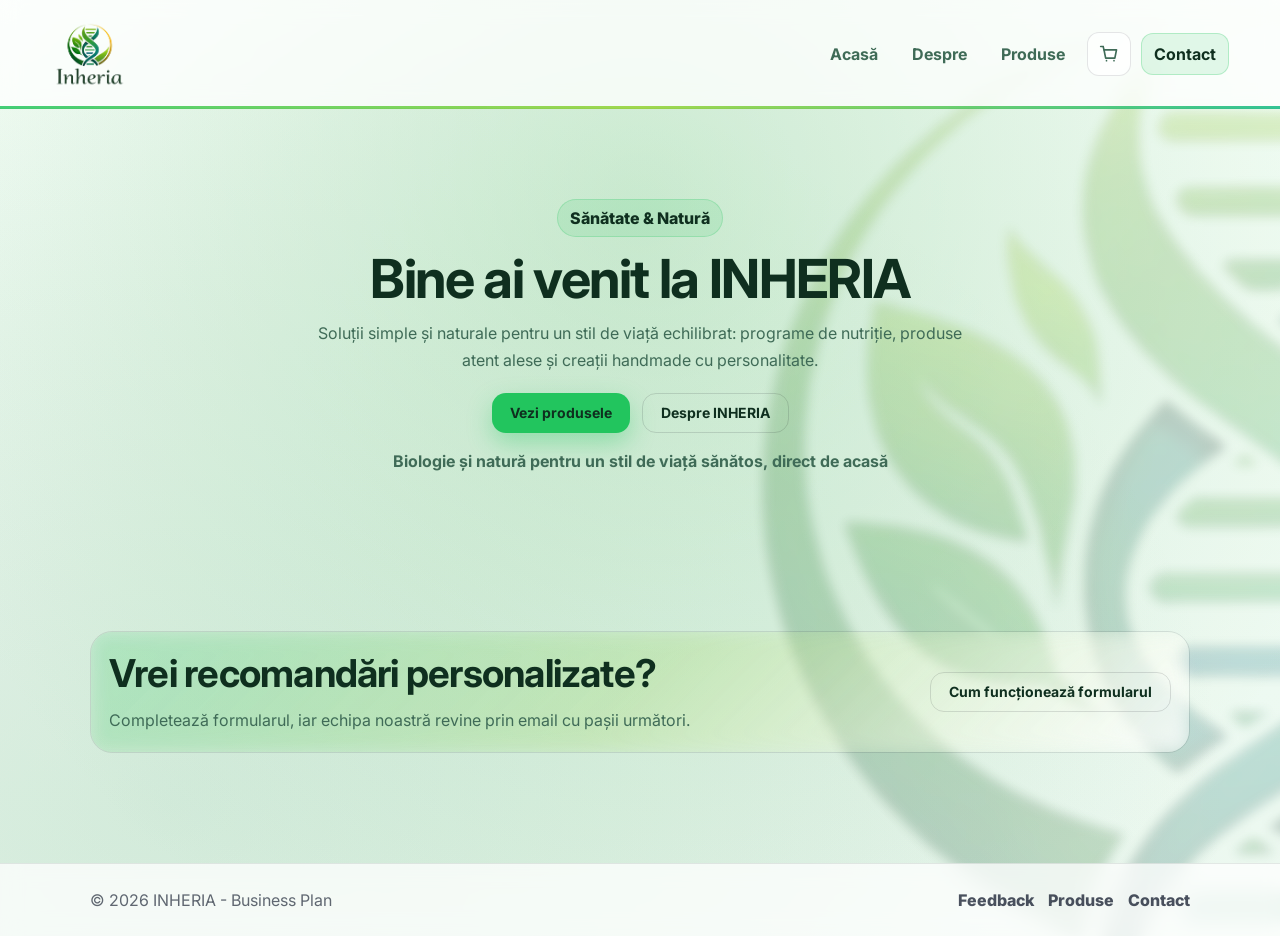
<file: index.html>
<!DOCTYPE html>
<head>
  <meta charset="UTF-8" />
  <meta name="viewport" content="width=device-width, initial-scale=1.0" />
  <title>INHERIA</title>

  <link rel="icon" type="image/png" sizes="32x32" href="favicon.png">
  <link rel="stylesheet" href="style.css" />
  <link rel="preconnect" href="https://fonts.googleapis.com">
  <link rel="preconnect" href="https://fonts.gstatic.com" crossorigin>
  <link href="https://fonts.googleapis.com/css2?family=Inter:wght@300;400;600;700&display=swap" rel="stylesheet">
</head>
<body>

  <header class="navbar">
   <a class="logo" href="index.html">
  <img src="images/logo.png" alt="Inheria logo">
</a>
    <nav class="nav" id="nav">
      <a href="index.html">Acasă</a>
      <a href="despre.html">Despre</a>
      <a href="produse.html">Produse</a>

    <a href="cos.html" class="cart-link" aria-label="Coș">
  <span class="cart-icon" aria-hidden="true">
    <svg width="20" height="20" viewBox="0 0 24 24" fill="none">
      <path d="M6 7h15l-2 10H8L6 7Z" stroke="currentColor" stroke-width="2" stroke-linejoin="round"/>
      <path d="M6 7 5 3H2" stroke="currentColor" stroke-width="2" stroke-linecap="round"/>
      <path d="M9 21a1 1 0 1 0 0-2 1 1 0 0 0 0 2Z" fill="currentColor"/>
      <path d="M18 21a1 1 0 1 0 0-2 1 1 0 0 0 0 2Z" fill="currentColor"/>
    </svg>
  </span>
  <span class="cart-badge" data-cart-badge></span>
</a>

      <a href="contact.html" class="nav-cta">Contact</a>
    </nav>

    <button class="burger" id="burger" aria-label="Meniu">
      <span></span><span></span><span></span>
    </button>
  </header>

  <main>
  
    <img src="images/logoB.png" alt="Inheria logo" class="logo-preview">
<section class="hero section">
  <div class="hero-text">
    <p class="badge">Sănătate & Natură <p>

    <h1>Bine ai venit la INHERIA</h1>

    <p class="sub">
      Soluții simple și naturale pentru un stil de viață echilibrat:
      programe de nutriție, produse atent alese și creații handmade cu personalitate.
    </p>

    <div class="hero-actions">
      <a class="btn primary" href="produse.html">Vezi produsele</a>
      <a class="btn ghost" href="despre.html">Despre INHERIA</a>
    </div>

    <p class="hero-note">
      Biologie și natură pentru un stil de viață sănătos, direct de acasă
    </p>
  </div>
</section>

<section class="section section-cta">
  <div class="container cta">
    <div>
      <h2 class="section-title">Vrei recomandări personalizate?</h2>
      <p class="section-subtitle" style="margin-bottom:0;">
        Completează formularul, iar echipa noastră revine prin email cu pașii următori.
      </p>
    </div>

    <a class="btn ghost" href="ghid-formular.html">Cum funcționează formularul</a>
  </div>
</section>

  </main>

  <footer class="footer">
    <div class="container footer-inner">
      <p>© <span id="year"></span> INHERIA - Business Plan</p>
      <div class="footer-links">
        <a href="feedback.html">Feedback</a>
        <a href="produse.html">Produse</a>
        <a href="contact.html">Contact</a>
      </div>
    </div>
  </footer>

  <script src="main.js"></script>
</body>
</html>
</file>
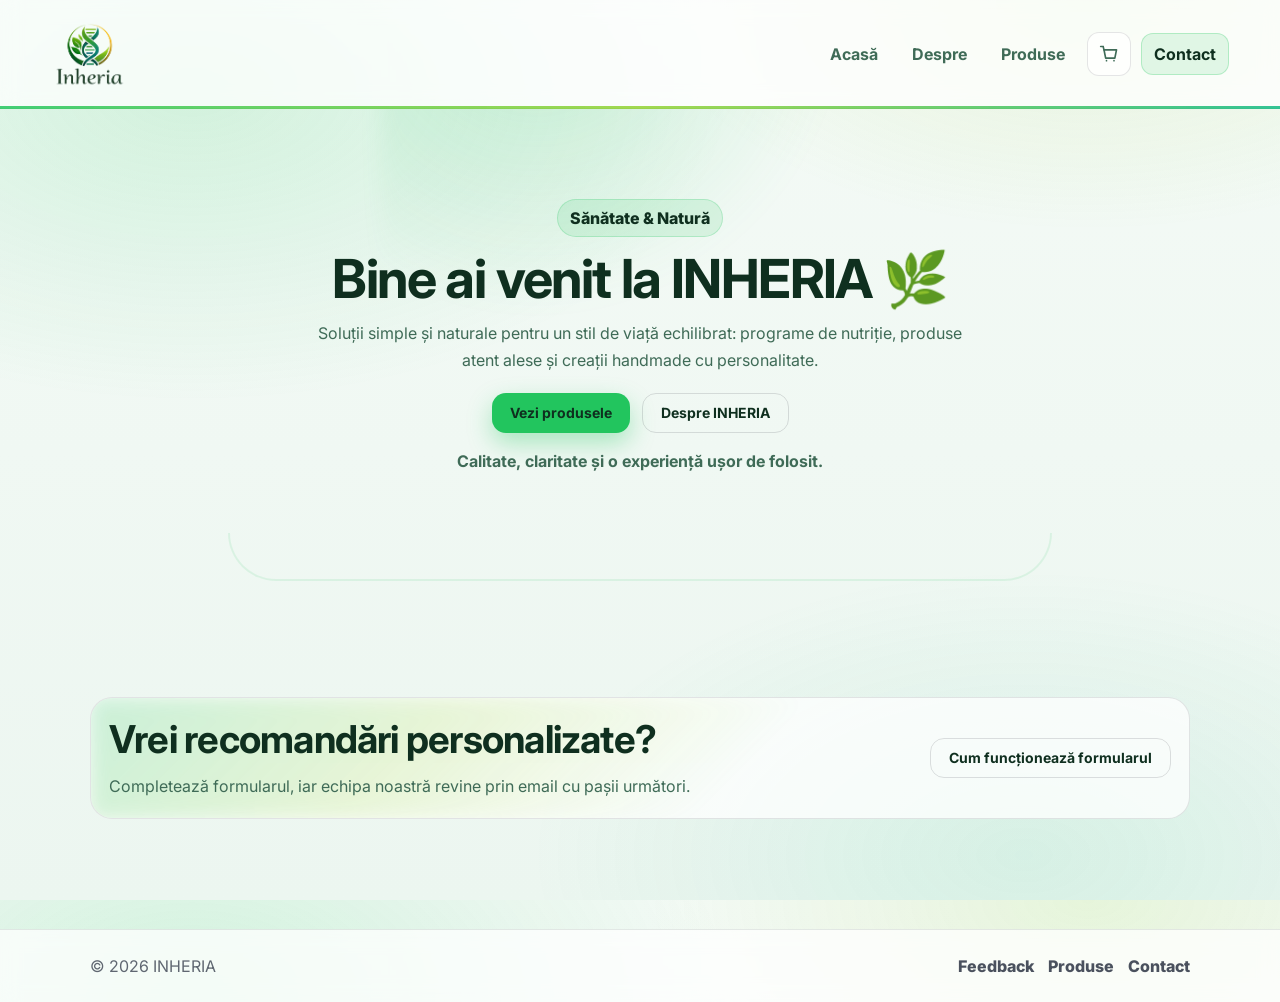
<file: site-business/index.html>
<!DOCTYPE html>
<head>
  <meta charset="UTF-8" />
  <meta name="viewport" content="width=device-width, initial-scale=1.0" />
  <title>INHERIA</title>

  <link rel="icon" type="image/png" sizes="32x32" href="favicon.png">
  <link rel="stylesheet" href="style.css" />
  <link rel="preconnect" href="https://fonts.googleapis.com">
  <link rel="preconnect" href="https://fonts.gstatic.com" crossorigin>
  <link href="https://fonts.googleapis.com/css2?family=Inter:wght@300;400;600;700&display=swap" rel="stylesheet">
</head>
<body>

  <header class="navbar">
   <a class="logo" href="index.html">
  <img src="images/logo.png" alt="Inheria logo">
</a>
    <nav class="nav" id="nav">
      <a href="index.html">Acasă</a>
      <a href="despre.html">Despre</a>
      <a href="produse.html">Produse</a>

    <a href="cos.html" class="cart-link" aria-label="Coș">
  <span class="cart-icon" aria-hidden="true">
    <svg width="20" height="20" viewBox="0 0 24 24" fill="none">
      <path d="M6 7h15l-2 10H8L6 7Z" stroke="currentColor" stroke-width="2" stroke-linejoin="round"/>
      <path d="M6 7 5 3H2" stroke="currentColor" stroke-width="2" stroke-linecap="round"/>
      <path d="M9 21a1 1 0 1 0 0-2 1 1 0 0 0 0 2Z" fill="currentColor"/>
      <path d="M18 21a1 1 0 1 0 0-2 1 1 0 0 0 0 2Z" fill="currentColor"/>
    </svg>
  </span>
  <span class="cart-badge" data-cart-badge></span>
</a>

      <a href="contact.html" class="nav-cta">Contact</a>
    </nav>

    <button class="burger" id="burger" aria-label="Meniu">
      <span></span><span></span><span></span>
    </button>
  </header>

  <main>
<section class="hero section">
  <div class="hero-text">
    <p class="badge">Sănătate & Natură <p>

    <h1>Bine ai venit la INHERIA 🌿</h1>

    <p class="sub">
      Soluții simple și naturale pentru un stil de viață echilibrat:
      programe de nutriție, produse atent alese și creații handmade cu personalitate.
    </p>

    <div class="hero-actions">
      <a class="btn primary" href="produse.html">Vezi produsele</a>
      <a class="btn ghost" href="despre.html">Despre INHERIA</a>
    </div>

    <p class="hero-note">
      Calitate, claritate și o experiență ușor de folosit.
    </p>
  </div>
</section>

<div class="section-divider divider-arc" aria-hidden="true"></div>

<section class="section section-cta">
  <div class="container cta">
    <div>
      <h2 class="section-title">Vrei recomandări personalizate?</h2>
      <p class="section-subtitle" style="margin-bottom:0;">
        Completează formularul, iar echipa noastră revine prin email cu pașii următori.
      </p>
    </div>

    <a class="btn ghost" href="ghid-formular.html">Cum funcționează formularul</a>
  </div>
</section>

  </main>

  <footer class="footer">
    <div class="container footer-inner">
      <p>© <span id="year"></span> INHERIA</p>
      <div class="footer-links">
        <a href="feedback.html">Feedback</a>
        <a href="produse.html">Produse</a>
        <a href="contact.html">Contact</a>
      </div>
    </div>
  </footer>

  <script src="main.js"></script>
</body>
</html>
</file>
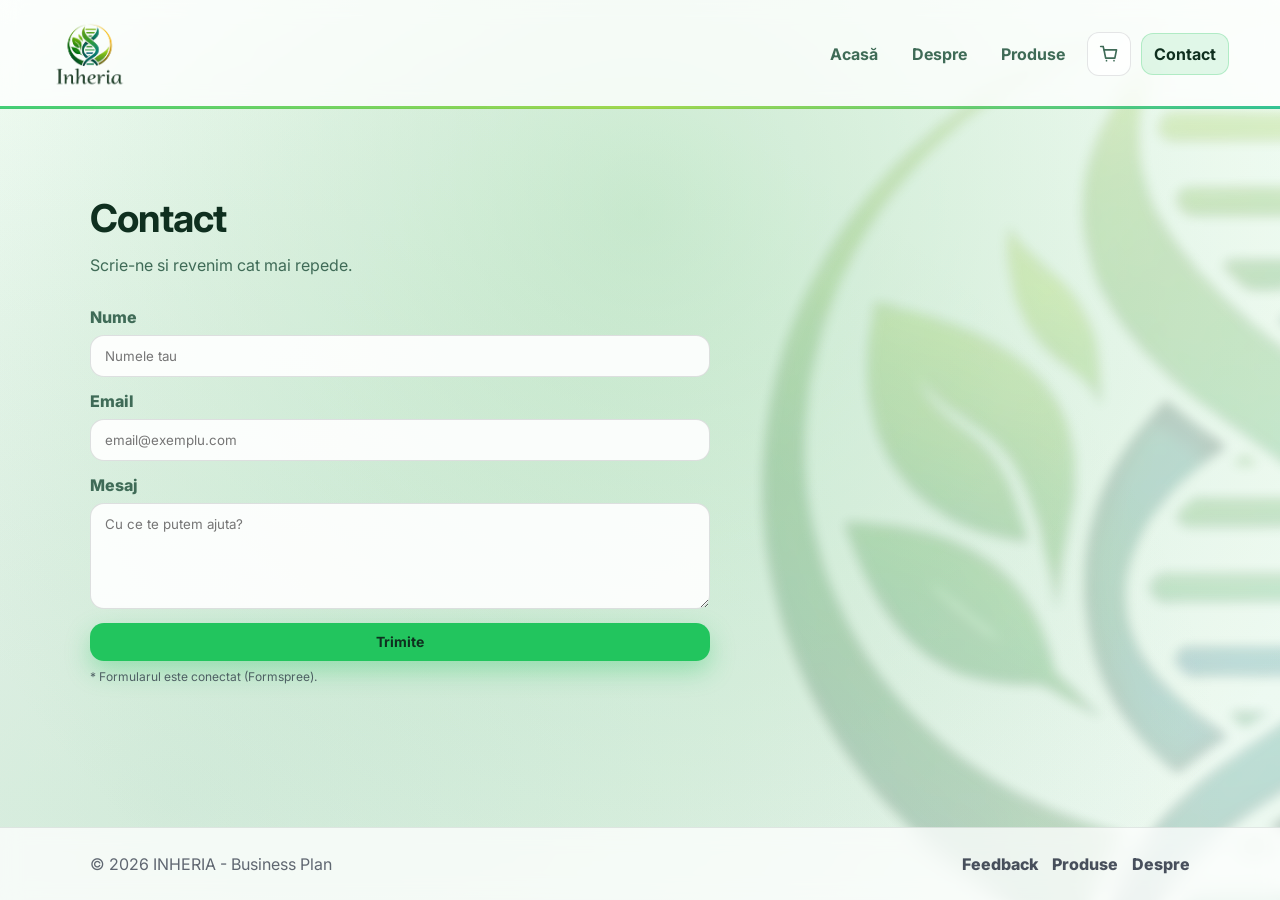
<file: contact.html>
<!DOCTYPE html>
<html lang="ro">
<head>
  <meta charset="UTF-8" />
  <meta name="viewport" content="width=device-width, initial-scale=1.0" />
  <title>Contact • INHERIA</title>

  <link rel="icon" type="image/png" sizes="32x32" href="favicon.png">
  <link rel="stylesheet" href="style.css" />
  <link rel="preconnect" href="https://fonts.googleapis.com">
  <link rel="preconnect" href="https://fonts.gstatic.com" crossorigin>
  <link href="https://fonts.googleapis.com/css2?family=Inter:wght@300;400;600;700&display=swap" rel="stylesheet">
</head>
<body>

 <header class="navbar">
  <a class="logo" href="index.html" aria-label="INHERIA - Acasă">
    <img src="images/logo.png" alt="Inheria logo">
  </a>

  <nav class="nav" id="nav">
    <a href="index.html">Acasă</a>
    <a href="despre.html">Despre</a>
    <a href="produse.html">Produse</a>

  <a href="cos.html" class="cart-link" aria-label="Coș">
  <span class="cart-icon" aria-hidden="true">
    <svg width="20" height="20" viewBox="0 0 24 24" fill="none">
      <path d="M6 7h15l-2 10H8L6 7Z" stroke="currentColor" stroke-width="2" stroke-linejoin="round"/>
      <path d="M6 7 5 3H2" stroke="currentColor" stroke-width="2" stroke-linecap="round"/>
      <path d="M9 21a1 1 0 1 0 0-2 1 1 0 0 0 0 2Z" fill="currentColor"/>
      <path d="M18 21a1 1 0 1 0 0-2 1 1 0 0 0 0 2Z" fill="currentColor"/>
    </svg>
  </span>

  <span class="cart-badge" data-cart-badge></span>
</a>

    <a href="contact.html" class="nav-cta">Contact</a>
  </nav>

  <button class="burger" id="burger" aria-label="Meniu">
    <span></span><span></span><span></span>
  </button>
</header>

  <main>

    <img src="images/logoB.png" alt="Inheria logo" class="logo-preview">

    <section class="section">
      <div class="container">
        <h2 class="section-title">Contact</h2>
        <p class="section-subtitle">Scrie-ne si revenim cat mai repede.</p>

        <form class="form" action="https://formspree.io/f/xbdknnqr" method="POST">
          <label>
            Nume
            <input type="text" name="nume" placeholder="Numele tau" required>
          </label>

          <label>
            Email
            <input type="email" name="email" placeholder="email@exemplu.com" required>
          </label>

          <label>
            Mesaj
            <textarea name="mesaj" rows="5" placeholder="Cu ce te putem ajuta?" required></textarea>
          </label>

          <button class="btn primary" type="submit">Trimite</button>
          <p class="hint">* Formularul este conectat (Formspree).</p>
        </form>
      </div>
    </section>
  </main>

  <footer class="footer">
    <div class="container footer-inner">
      <p>© <span id="year"></span> INHERIA - Business Plan</p>
      <div class="footer-links">
        <a href="feedback.html">Feedback</a>
        <a href="produse.html">Produse</a>
        <a href="despre.html">Despre</a>
      </div>
    </div>
  </footer>

  <script src="main.js"></script>
</body>
</html>
</file>
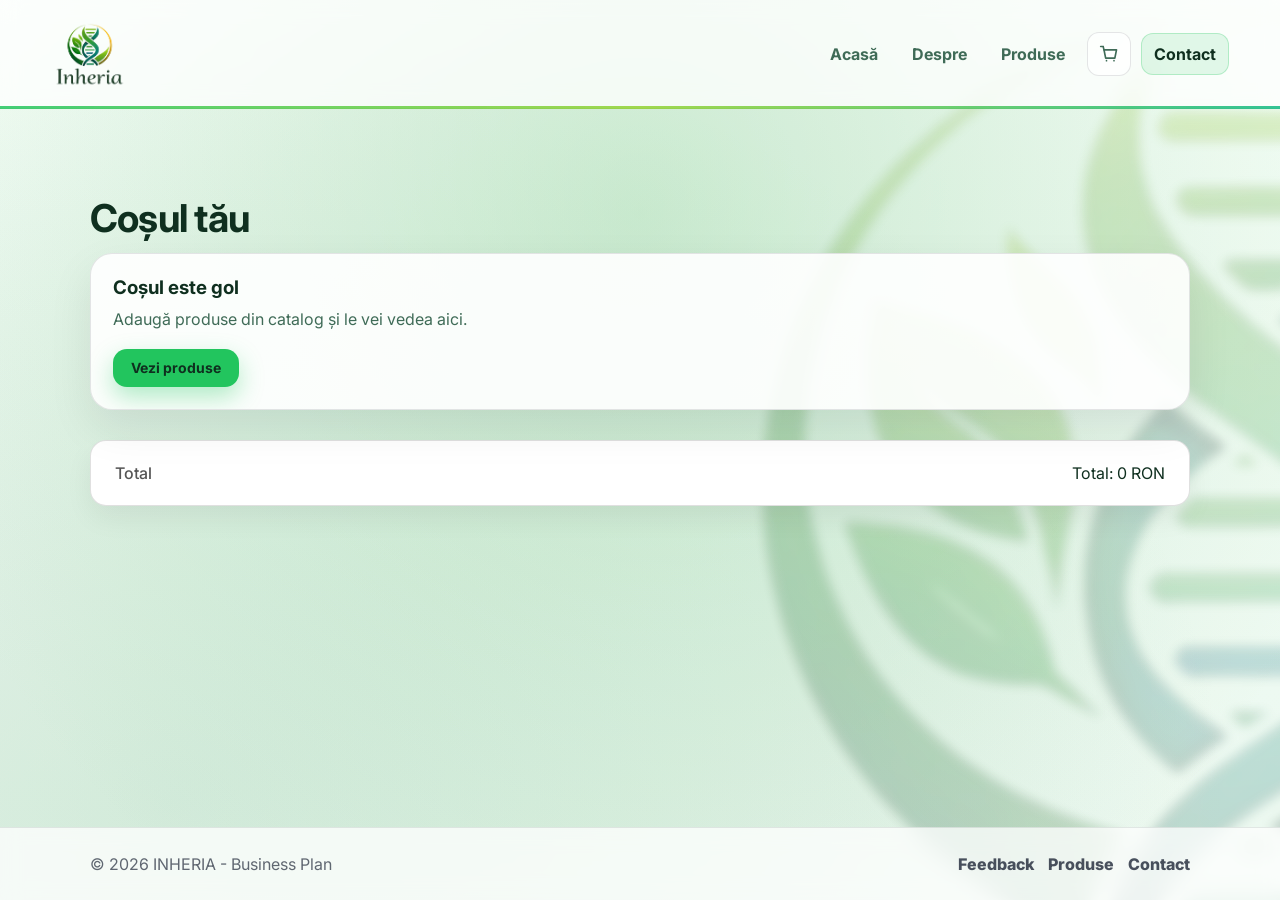
<file: cos.html>
<!DOCTYPE html>
<html lang="ro">
<head>
  <meta charset="UTF-8">
  <meta name="viewport" content="width=device-width, initial-scale=1.0">
  <title>Coș • INHERIA</title>

  <link rel="icon" type="image/png" sizes="32x32" href="favicon.png">
  <link rel="stylesheet" href="style.css">
  <link rel="preconnect" href="https://fonts.googleapis.com">
  <link rel="preconnect" href="https://fonts.gstatic.com" crossorigin>
  <link href="https://fonts.googleapis.com/css2?family=Inter:wght@300;400;600;700&display=swap" rel="stylesheet">
</head>
<body>

<header class="navbar">
  <a class="logo" href="index.html" aria-label="INHERIA - Acasă">
    <img src="images/logo.png" alt="Inheria logo">
  </a>

  <nav class="nav" id="nav">
    <a href="index.html">Acasă</a>
    <a href="despre.html">Despre</a>
    <a href="produse.html">Produse</a>

   <a href="cos.html" class="cart-link" aria-label="Coș">
  <span class="cart-icon" aria-hidden="true">
    <svg width="20" height="20" viewBox="0 0 24 24" fill="none">
      <path d="M6 7h15l-2 10H8L6 7Z" stroke="currentColor" stroke-width="2" stroke-linejoin="round"/>
      <path d="M6 7 5 3H2" stroke="currentColor" stroke-width="2" stroke-linecap="round"/>
      <path d="M9 21a1 1 0 1 0 0-2 1 1 0 0 0 0 2Z" fill="currentColor"/>
      <path d="M18 21a1 1 0 1 0 0-2 1 1 0 0 0 0 2Z" fill="currentColor"/>
    </svg>
  </span>

  <span class="cart-badge" data-cart-badge></span>
</a>

    <a href="contact.html" class="nav-cta">Contact</a>
  </nav>

  <button class="burger" id="burger" aria-label="Meniu">
    <span></span><span></span><span></span>
  </button>
</header>

<main>

  <img src="images/logoB.png" alt="Inheria logo" class="logo-preview">

  <div class="container" style="margin-top: 86px;">
    <h2 class="section-title">Coșul tău</h2>
    <div id="cart"></div>
    <div class="cart-summary">
  <p class="cart-total-label">Total</p>
  <p id="total" class="cart-total-value"></p>
</div>
    <div class="cart-checkout">
  <a class="btn primary" id="checkoutBtn" href="contact.html">Finalizează comanda</a>
</div>
  </div>
</main>

<footer class="footer">
  <div class="container footer-inner">
    <p>© <span id="year"></span> INHERIA - Business Plan</p>
    <div class="footer-links">
        <a href="feedback.html">Feedback</a>
      <a href="produse.html">Produse</a>
      <a href="contact.html">Contact</a>
    </div>
  </div>
</footer>

<script src="data-products.js"></script>
<script src="main.js"></script>
<script>
  const cartDiv = document.getElementById("cart");
  const totalP = document.getElementById("total");
  const checkoutBtn = document.getElementById("checkoutBtn");

  function renderCart() {
    const cart = readCart(); // vine din main.js
        if (checkoutBtn) checkoutBtn.style.display = cart.length ? "inline-flex" : "none";
    cartDiv.innerHTML = "";
    let total = 0;

    if (cart.length === 0) {
      cartDiv.innerHTML = `
        <div class="card">
          <h3>Coșul este gol</h3>
          <p class="section-subtitle" style="margin:8px 0 16px;">
            Adaugă produse din catalog și le vei vedea aici.
          </p>
<button class="btn primary" type="button" id="goProductsBtn">Vezi produse</button>
        </div>
      `;
      const btn = document.getElementById("goProductsBtn");
if (btn) {
  btn.addEventListener("click", () => {
    window.location.href = new URL("produse.html", window.location.href).href;
  });
}
      totalP.textContent = "Total: 0 RON";
      return;
    }

    cart.forEach(item => {
      const p = PRODUCTS.find(prod => prod.id === item.id);
      if (!p) return;

      total += p.price * item.qty;

      const row = document.createElement("div");
      row.className = "cart-row";
      row.innerHTML = `
        <div>
          <strong>${p.name}</strong>
          <div class="cart-sub">${p.price} RON / buc</div>
        </div>

        <div class="cart-actions">
          <button class="qty-btn" data-dec="${item.id}" aria-label="Scade">-</button>
          <span class="qty">${item.qty}</span>
          <button class="qty-btn" data-inc="${item.id}" aria-label="Crește">+</button>
          <button class="remove-btn" data-rem="${item.id}" aria-label="Șterge">✕</button>
        </div>
      `;
      cartDiv.appendChild(row);
    });

    totalP.textContent = "Total: " + total + " RON";

    // +1
    cartDiv.querySelectorAll("[data-inc]").forEach(b => b.addEventListener("click", () => {
      addToCart(b.dataset.inc, 1);
      renderCart();
    }));

    // -1
    cartDiv.querySelectorAll("[data-dec]").forEach(b => b.addEventListener("click", () => {
      const id = b.dataset.dec;
      const cart = readCart();
      const item = cart.find(x => x.id === id);
      if (!item) return;

      item.qty -= 1;
      const newCart = item.qty <= 0 ? cart.filter(x => x.id !== id) : cart;
      writeCart(newCart);
      renderCart();
    }));

    // remove
    cartDiv.querySelectorAll("[data-rem]").forEach(b => b.addEventListener("click", () => {
      const id = b.dataset.rem;
      writeCart(readCart().filter(x => x.id !== id));
      renderCart();
    }));
  }

  renderCart();
</script>

</body>
</html>
</file>
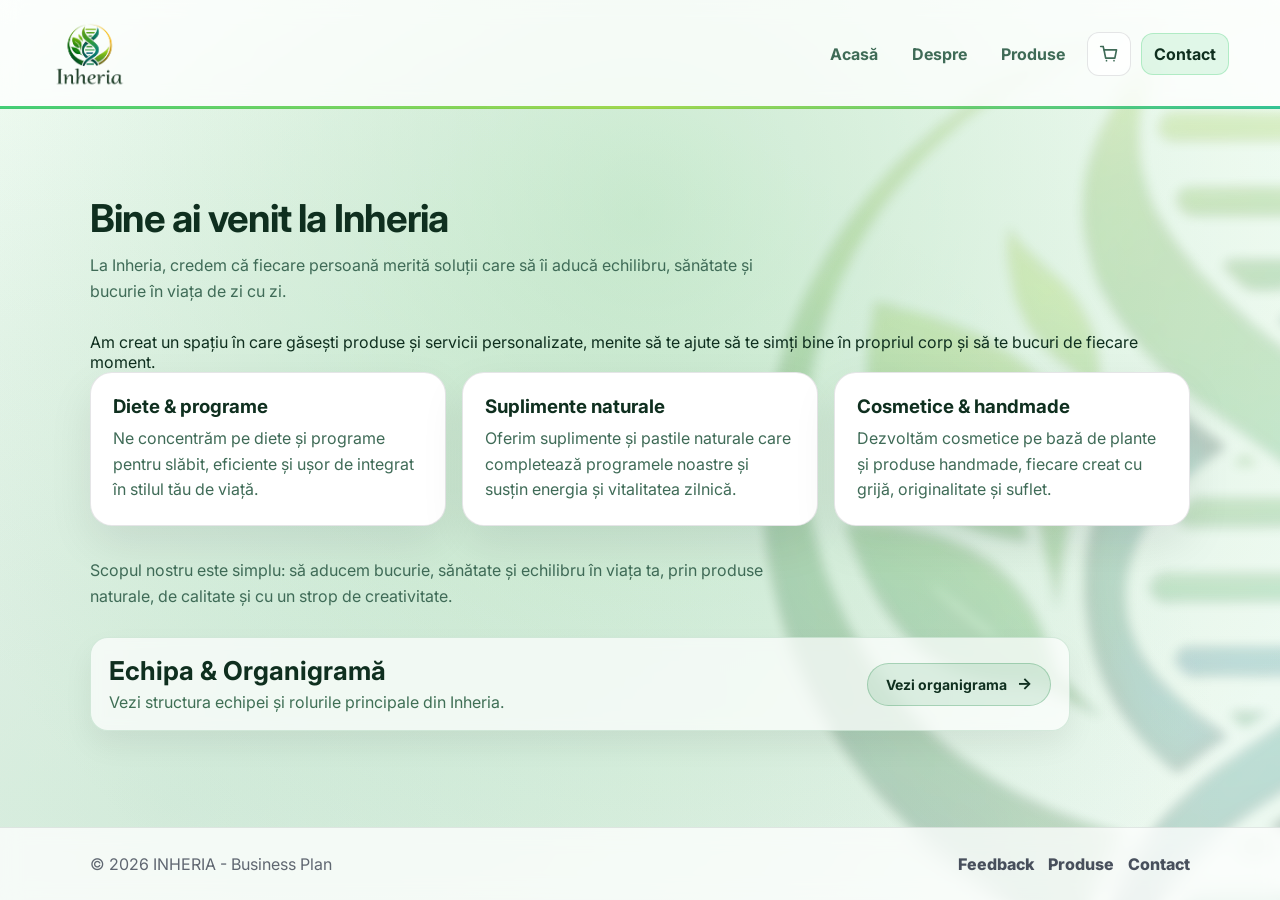
<file: despre.html>
<!DOCTYPE html>
<html lang="ro">
<head>
  <meta charset="UTF-8" />
  <meta name="viewport" content="width=device-width, initial-scale=1.0" />
  <title>Despre • INHERIA</title>

  <link rel="icon" type="image/png" sizes="32x32" href="favicon.png">
  <link rel="stylesheet" href="style.css" />
  <link rel="preconnect" href="https://fonts.googleapis.com">
  <link rel="preconnect" href="https://fonts.gstatic.com" crossorigin>
  <link href="https://fonts.googleapis.com/css2?family=Inter:wght@300;400;600;700&display=swap" rel="stylesheet">
</head>
<body>

 <header class="navbar">
  <a class="logo" href="index.html" aria-label="INHERIA - Acasă">
    <img src="images/logo.png" alt="Inheria logo">
  </a>

  <nav class="nav" id="nav">
    <a href="index.html">Acasă</a>
    <a href="despre.html">Despre</a>
    <a href="produse.html">Produse</a>

   <a href="cos.html" class="cart-link" aria-label="Coș">
  <span class="cart-icon" aria-hidden="true">
    <svg width="20" height="20" viewBox="0 0 24 24" fill="none">
      <path d="M6 7h15l-2 10H8L6 7Z" stroke="currentColor" stroke-width="2" stroke-linejoin="round"/>
      <path d="M6 7 5 3H2" stroke="currentColor" stroke-width="2" stroke-linecap="round"/>
      <path d="M9 21a1 1 0 1 0 0-2 1 1 0 0 0 0 2Z" fill="currentColor"/>
      <path d="M18 21a1 1 0 1 0 0-2 1 1 0 0 0 0 2Z" fill="currentColor"/>
    </svg>
  </span>

  <span class="cart-badge" data-cart-badge></span>
</a>

    <a href="contact.html" class="nav-cta">Contact</a>
  </nav>

  <button class="burger" id="burger" aria-label="Meniu">
    <span></span><span></span><span></span>
  </button>
</header>

  <main>

    <img src="images/logoB.png" alt="Inheria logo" class="logo-preview">

    <section class="section">
      <div class="container">
       <h2 class="section-title">Bine ai venit la Inheria</h2>
<p class="section-subtitle">
  La Inheria, credem că fiecare persoană merită soluții care să îi aducă echilibru,
  sănătate și bucurie în viața de zi cu zi.
</p>

<p>
  Am creat un spațiu în care găsești produse și servicii personalizate, menite să te
  ajute să te simți bine în propriul corp și să te bucuri de fiecare moment.
</p>

<div class="cards">
  <article class="card">
    <h3>Diete & programe</h3>
    <p>
      Ne concentrăm pe diete și programe pentru slăbit, eficiente și ușor de integrat
      în stilul tău de viață.
    </p>
  </article>

  <article class="card">
    <h3>Suplimente naturale</h3>
    <p>
      Oferim suplimente și pastile naturale care completează programele noastre și
      susțin energia și vitalitatea zilnică.
    </p>
  </article>

  <article class="card">
    <h3>Cosmetice & handmade</h3>
    <p>
      Dezvoltăm cosmetice pe bază de plante și produse handmade, fiecare creat cu grijă,
      originalitate și suflet.
    </p>
  </article>
</div>

<p class="section-subtitle" style="margin-top:32px">
  Scopul nostru este simplu: să aducem bucurie, sănătate și echilibru în viața ta,
  prin produse naturale, de calitate și cu un strop de creativitate.
</p>

<section class="org-callout">
  <div class="org-callout__inner">
    <div class="org-callout__text">
      <h2>Echipa & Organigramă</h2>
      <p>Vezi structura echipei și rolurile principale din Inheria.</p>
    </div>

    <a class="org-callout__btn" href="organigrama.html" aria-label="Vezi organigrama Inheria">
      Vezi organigrama
      <span class="org-callout__arrow">→</span>
    </a>
  </div>
</section>

</main>

  <footer class="footer">
    <div class="container footer-inner">
      <p>© <span id="year"></span> INHERIA - Business Plan</p>
      <div class="footer-links">
        <a href="feedback.html">Feedback</a>
        <a href="produse.html">Produse</a>
        <a href="contact.html">Contact</a>
      </div>
    </div>
  </footer>

  <script src="main.js"></script>
</body>
</html>
</file>
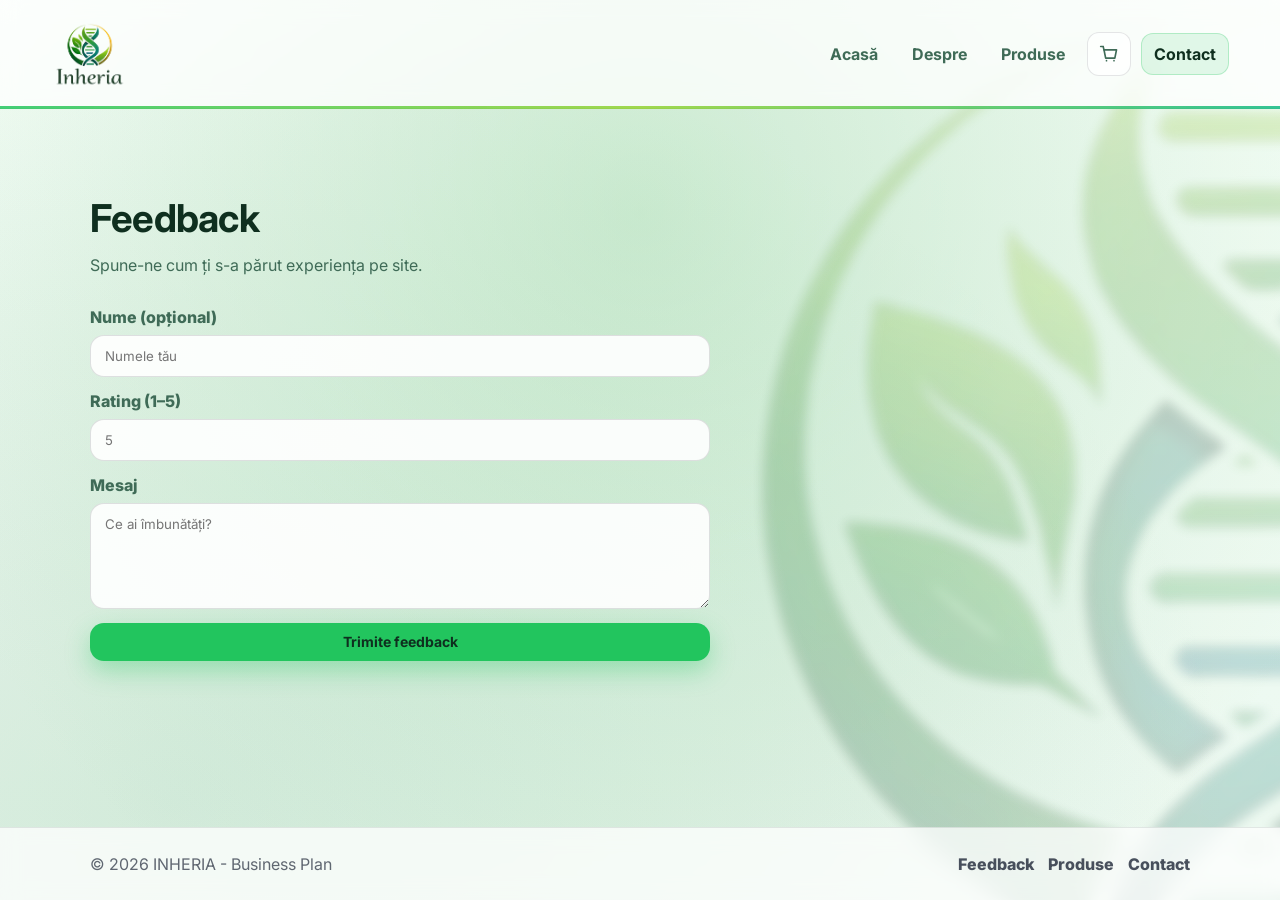
<file: feedback.html>
<!DOCTYPE html>
<html lang="ro">
<head>
  <meta charset="UTF-8" />
  <meta name="viewport" content="width=device-width, initial-scale=1.0" />
  <title>Feedback • INHERIA</title>

  <link rel="icon" type="image/png" sizes="32x32" href="favicon.png">
  <link rel="stylesheet" href="style.css" />
  <link rel="preconnect" href="https://fonts.googleapis.com">
<link rel="preconnect" href="https://fonts.gstatic.com" crossorigin>
<link href="https://fonts.googleapis.com/css2?family=Inter:wght@300;400;600;700&display=swap" rel="stylesheet">
</head>
<body>

<header class="navbar">
  <a class="logo" href="index.html" aria-label="INHERIA - Acasă">
    <img src="images/logo.png" alt="Inheria logo">
  </a>

  <nav class="nav" id="nav">
    <a href="index.html">Acasă</a>
    <a href="despre.html">Despre</a>
    <a href="produse.html">Produse</a>
  <a href="cos.html" class="cart-link" aria-label="Coș">
  <span class="cart-icon" aria-hidden="true">
    <svg width="20" height="20" viewBox="0 0 24 24" fill="none">
      <path d="M6 7h15l-2 10H8L6 7Z" stroke="currentColor" stroke-width="2" stroke-linejoin="round"/>
      <path d="M6 7 5 3H2" stroke="currentColor" stroke-width="2" stroke-linecap="round"/>
      <path d="M9 21a1 1 0 1 0 0-2 1 1 0 0 0 0 2Z" fill="currentColor"/>
      <path d="M18 21a1 1 0 1 0 0-2 1 1 0 0 0 0 2Z" fill="currentColor"/>
    </svg>
  </span>
  <span class="cart-badge" data-cart-badge></span>
</a>
    <a href="contact.html" class="nav-cta">Contact</a>
  </nav>

  <button class="burger" id="burger" aria-label="Meniu">
    <span></span><span></span><span></span>
  </button>
</header>

<main>

  <img src="images/logoB.png" alt="Inheria logo" class="logo-preview">

  <section class="section">
    <div class="container">
      <h2 class="section-title">Feedback</h2>
      <p class="section-subtitle">Spune-ne cum ți s-a părut experiența pe site.</p>

      <form class="form" id="feedbackForm">
        <label>
          Nume (opțional)
          <input name="name" placeholder="Numele tău">
        </label>

        <label>
          Rating (1–5)
          <input required type="number" name="rating" min="1" max="5" placeholder="5">
        </label>

        <label>
          Mesaj
          <textarea required name="message" rows="5" placeholder="Ce ai îmbunătăți?"></textarea>
        </label>

        <button class="btn primary" type="submit">Trimite feedback</button>
        <p class="hint" id="fbMsg" aria-live="polite"></p>
      </form>
    </div>
  </section>
</main>

<footer class="footer">
  <div class="container footer-inner">
    <p>© <span id="year"></span> INHERIA - Business Plan</p>
    <div class="footer-links">
        <a href="feedback.html">Feedback</a>
      <a href="produse.html">Produse</a>
      <a href="contact.html">Contact</a>
    </div>
  </div>
</footer>

<script src="main.js"></script>
<script>
  const ff = document.getElementById("feedbackForm");
  const msg = document.getElementById("fbMsg");

  ff.addEventListener("submit", (e) => {
    e.preventDefault();
    msg.textContent = "Mulțumim! Feedback-ul a fost înregistrat.";
    ff.reset();
  });
</script>

</body>
</html>
</file>
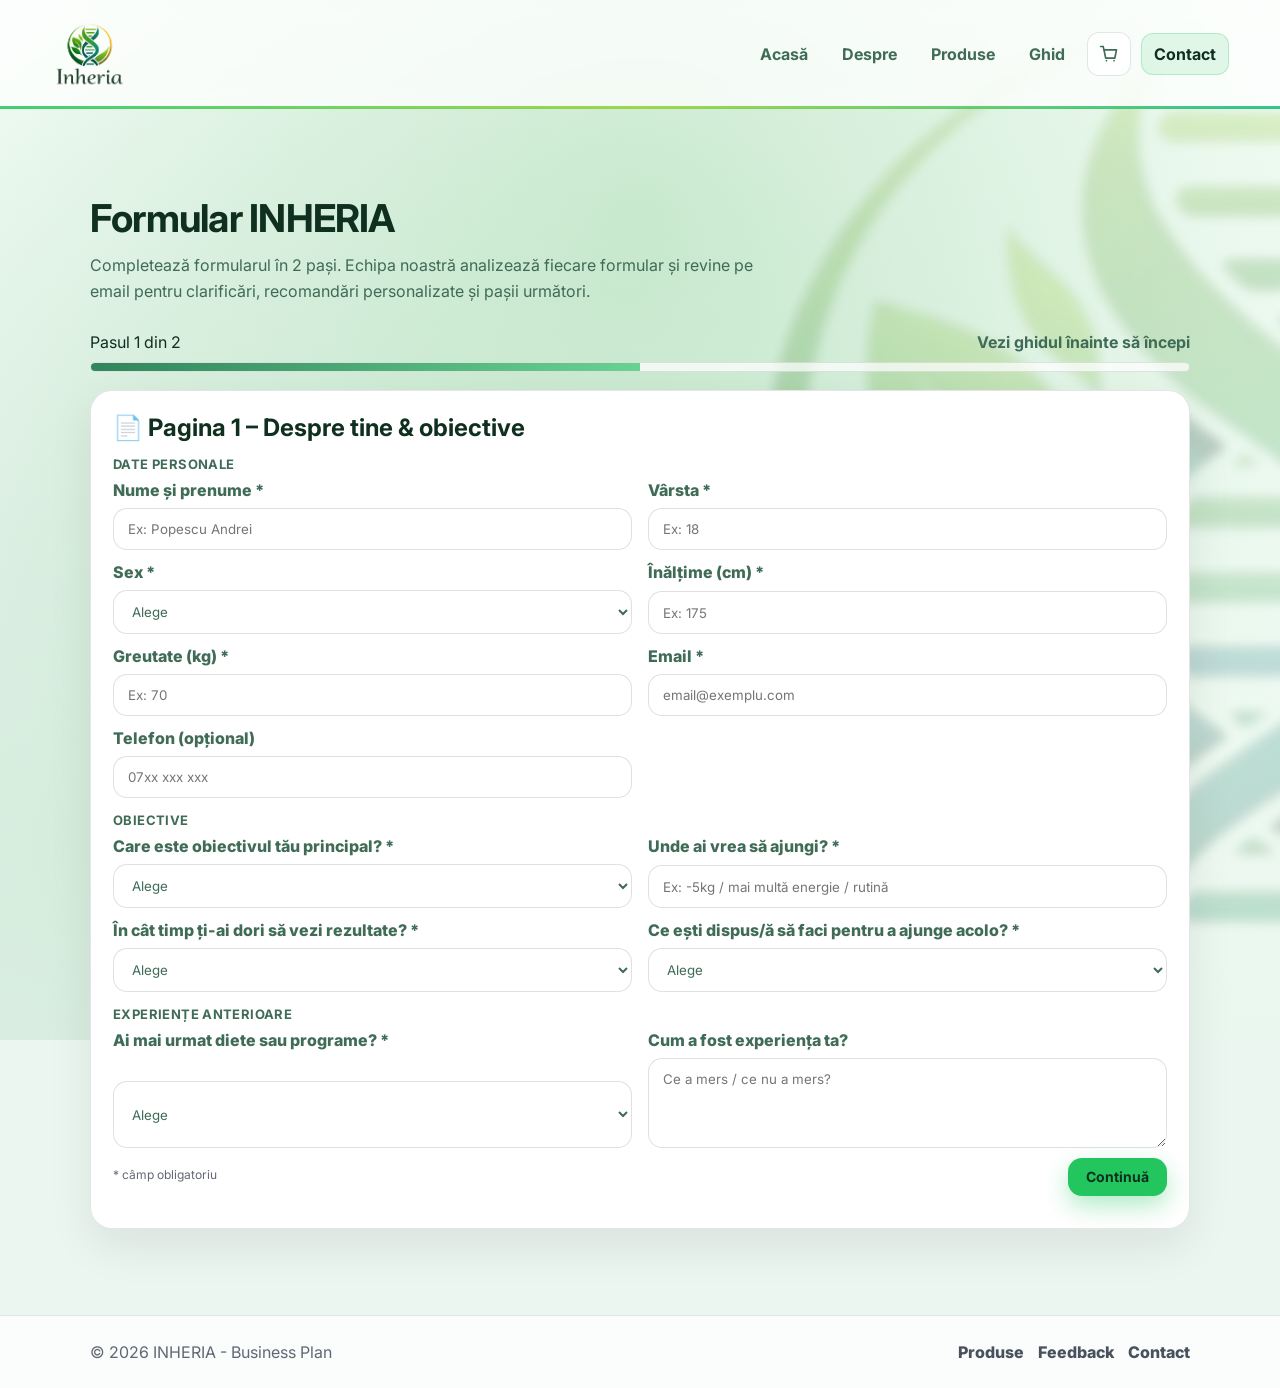
<file: formular.html>
<!DOCTYPE html>
<html lang="ro">
<head>
  <meta charset="UTF-8" />
  <meta name="viewport" content="width=device-width, initial-scale=1.0" />
  <title>Formular test • INHERIA</title>

  <link rel="icon" type="image/png" sizes="32x32" href="favicon.png">
  <link rel="stylesheet" href="style.css" />
  <link rel="preconnect" href="https://fonts.googleapis.com">
  <link rel="preconnect" href="https://fonts.gstatic.com" crossorigin>
  <link href="https://fonts.googleapis.com/css2?family=Inter:wght@300;400;600;700&display=swap" rel="stylesheet">
</head>
<body>

<header class="navbar">
  <a class="logo" href="index.html" aria-label="INHERIA - Acasă">
    <img src="images/logo.png" alt="Inheria logo">
  </a>

  <nav class="nav" id="nav">
    <a href="index.html">Acasă</a>
    <a href="despre.html">Despre</a>
    <a href="produse.html">Produse</a>
    <a href="ghid-formular.html">Ghid</a>

    <a href="cos.html" class="cart-link" aria-label="Coș">
      <span class="cart-icon" aria-hidden="true">
        <svg width="20" height="20" viewBox="0 0 24 24" fill="none">
          <path d="M6 7h15l-2 10H8L6 7Z" stroke="currentColor" stroke-width="2" stroke-linejoin="round"/>
          <path d="M6 7 5 3H2" stroke="currentColor" stroke-width="2" stroke-linecap="round"/>
          <path d="M9 21a1 1 0 1 0 0-2 1 1 0 0 0 0 2Z" fill="currentColor"/>
          <path d="M18 21a1 1 0 1 0 0-2 1 1 0 0 0 0 2Z" fill="currentColor"/>
        </svg>
      </span>
      <span class="cart-badge" data-cart-badge></span>
    </a>

    <a href="contact.html" class="nav-cta">Contact</a>
  </nav>

  <button class="burger" id="burger" aria-label="Meniu">
    <span></span><span></span><span></span>
  </button>
</header>

<main>
  
  <img src="images/logoB.png" alt="Inheria logo" class="logo-preview">

  <section class="section">
    <div class="container">
      <h1 class="section-title">Formular INHERIA</h1>
      <p class="section-subtitle">
        Completează formularul în 2 pași. Echipa noastră analizează fiecare formular și revine pe email
        pentru clarificări, recomandări personalizate și pașii următori.
      </p>

      <!-- progress -->
      <div class="form-progress">
        <div class="form-progress-top">
          <span class="chip" id="stepChip">Pasul 1 din 2</span>
          <a class="link-muted" href="ghid-formular.html">Vezi ghidul înainte să începi</a>
        </div>
        <div class="bar">
          <div class="bar-fill" id="barFill"></div>
        </div>
      </div>

      <form class="form-wizard" id="inheriaForm" novalidate>
        <!-- STEP 1 -->
        <section class="card form-step" data-step="1">
          <h2 class="form-title">📄 Pagina 1 – Despre tine & obiective</h2>

          <h3 class="form-sub">Date personale</h3>
          <div class="form-grid">
            <label>
              Nume și prenume *
              <input required name="fullName" placeholder="Ex: Popescu Andrei">
            </label>

            <label>
              Vârsta *
              <input required type="number" min="10" max="100" name="age" placeholder="Ex: 18">
            </label>

            <label>
              Sex *
              <select required name="sex" id="sex">
                <option value="">Alege</option>
                <option value="F">Feminin</option>
                <option value="M">Masculin</option>
                <option value="Alt">Alt / Prefer să nu spun</option>
              </select>
            </label>

            <label>
              Înălțime (cm) *
              <input required type="number" min="80" max="230" name="height" placeholder="Ex: 175">
            </label>

            <label>
              Greutate (kg) *
              <input required type="number" min="20" max="250" name="weight" placeholder="Ex: 70">
            </label>

            <label>
              Email *
              <input required type="email" name="email" placeholder="email@exemplu.com">
            </label>

            <label>
              Telefon (opțional)
              <input name="phone" placeholder="07xx xxx xxx">
            </label>
          </div>

          <h3 class="form-sub">Obiective</h3>
          <div class="form-grid">
            <label>
              Care este obiectivul tău principal? *
              <select required name="goalMain">
                <option value="">Alege</option>
                <option value="slabire">Slăbire</option>
                <option value="energie">Energie & vitalitate</option>
                <option value="echilibru">Echilibru & rutină</option>
                <option value="ingrijire">Îngrijire & self-care</option>
                <option value="alt">Alt obiectiv</option>
              </select>
            </label>

            <label>
              Unde ai vrea să ajungi? *
              <input required name="goalTarget" placeholder="Ex: -5kg / mai multă energie / rutină">
            </label>

            <label>
              În cât timp ți-ai dori să vezi rezultate? *
              <select required name="timeline">
                <option value="">Alege</option>
                <option value="2-4">2–4 săptămâni</option>
                <option value="1-2">1–2 luni</option>
                <option value="3-6">3–6 luni</option>
                <option value="long">Pe termen lung</option>
              </select>
            </label>

            <label>
              Ce ești dispus/ă să faci pentru a ajunge acolo? *
              <select required name="commitment">
                <option value="">Alege</option>
                <option value="mic">Schimbări mici, treptat</option>
                <option value="mediu">Schimbări constante</option>
                <option value="mare">Sunt foarte motivat/ă</option>
              </select>
            </label>
          </div>

          <h3 class="form-sub">Experiențe anterioare</h3>
          <div class="form-grid">
            <label>
              Ai mai urmat diete sau programe? *
              <select required name="pastPrograms">
                <option value="">Alege</option>
                <option value="da">Da</option>
                <option value="nu">Nu</option>
              </select>
            </label>

            <label>
              Cum a fost experiența ta?
              <textarea name="pastExperience" rows="4" placeholder="Ce a mers / ce nu a mers?"></textarea>
            </label>
          </div>

          <div class="wizard-actions">
            <span class="hint">* câmp obligatoriu</span>
            <button class="btn primary" type="button" id="nextBtn">Continuă</button>
          </div>

          <p class="hint" id="errStep1" aria-live="polite"></p>
        </section>

        <!-- STEP 2 -->
        <section class="card form-step" data-step="2" hidden>
          <h2 class="form-title">📄 Pagina 2 – Stil de viață & sănătate</h2>

          <h3 class="form-sub">Rutină</h3>
          <div class="form-grid">
            <label>
              Cât de des faci mișcare? *
              <select required name="sportFreq">
                <option value="">Alege</option>
                <option value="0">Deloc</option>
                <option value="1-2">1–2 ori / săptămână</option>
                <option value="3-4">3–4 ori / săptămână</option>
                <option value="5+">5+ ori / săptămână</option>
              </select>
            </label>

            <label>
              Ce tip de mișcare practici?
              <input name="sportType" placeholder="Ex: mers, sală, alergare, yoga">
            </label>

            <label>
              Cum arată alimentația ta într-o zi obișnuită? *
              <textarea required name="dietDay" rows="4" placeholder="Descrie pe scurt: dimineața / prânz / seară"></textarea>
            </label>

            <label>
              Câte mese ai pe zi? *
              <input required type="number" min="1" max="10" name="meals" placeholder="Ex: 3">
            </label>

            <label>
              Bei suficientă apă? *
              <select required name="water">
                <option value="">Alege</option>
                <option value="putin">Nu prea</option>
                <option value="ok">Destul de des</option>
                <option value="mult">Da, constant</option>
              </select>
            </label>
          </div>

          <h3 class="form-sub">Sănătate</h3>
          <div class="form-grid">
            <label>
              Urmezi tratamente medicamentoase?
              <textarea name="treatment" rows="3" placeholder="Dacă da, menționează pe scurt."></textarea>
            </label>

            <label>
              Ai alergii cunoscute?
              <textarea name="allergies" rows="3" placeholder="Ex: lactoză, nuci, polen etc."></textarea>
            </label>

            <label>
              Nivelul tău de stres *
              <select required name="stress">
                <option value="">Alege</option>
                <option value="low">Scăzut</option>
                <option value="mid">Mediu</option>
                <option value="high">Ridicat</option>
              </select>
            </label>

            <label id="pregWrap" hidden>
              Pentru femei: ești însărcinată sau alăptezi?
              <select name="pregnant">
                <option value="">Alege</option>
                <option value="nu">Nu</option>
                <option value="insarcinata">Însărcinată</option>
                <option value="alaptare">Alăptez</option>
              </select>
            </label>
          </div>

          <h3 class="form-sub">Produse</h3>
          <div class="form-grid">
            <label>
              Ce tip de suplimente te interesează? (poți bifa mai multe)
              <div class="check-grid">
                <label class="check"><input type="checkbox" name="supplements" value="energie"> Energie</label>
                <label class="check"><input type="checkbox" name="supplements" value="digestie"> Digestie</label>
                <label class="check"><input type="checkbox" name="supplements" value="imunitate"> Imunitate</label>
                <label class="check"><input type="checkbox" name="supplements" value="slabire"> Slăbire</label>
                <label class="check"><input type="checkbox" name="supplements" value="somn"> Somn</label>
                <label class="check"><input type="checkbox" name="supplements" value="alt"> Altceva</label>
              </div>
            </label>

            <label>
              Ai fi deschis/ă să incluzi produse sau snack-uri INHERIA? *
              <select required name="openSnacks">
                <option value="">Alege</option>
                <option value="da">Da</option>
                <option value="nu">Nu</option>
                <option value="discut">Vreau să discut mai întâi</option>
              </select>
            </label>
          </div>

          <h3 class="form-sub">Mesaj final</h3>
          <label>
            Este ceva important ce ai vrea să știm despre tine?
            <textarea name="finalMessage" rows="4" placeholder="Orice detaliu relevant"></textarea>
          </label>

          <label class="consent">
            <input required type="checkbox" name="consent">
            Sunt de acord să fiu contactat/ă prin email sau telefon pentru clarificări.
          </label>

          <div class="wizard-actions">
            <button class="btn ghost" type="button" id="backBtn">Înapoi</button>
            <button class="btn primary" type="submit" id="submitBtn">Trimite formularul</button>
          </div>

          <p class="hint" id="errStep2" aria-live="polite"></p>
        </section>

        <!-- Success -->
        <section class="card form-step" data-step="3" hidden>
          <h2 class="form-title">Mulțumim! ✅</h2>
          <p class="section-subtitle" style="margin-bottom: 0;">
            Formularul a fost înregistrat. Echipa INHERIA îl analizează și revine pe email
            pentru clarificări, recomandări personalizate și pașii următori.
          </p>

          <div class="guide-cta" style="margin-top: 16px;">
            <a class="btn primary" href="produse.html">Vezi produsele</a>
            <a class="btn ghost" href="index.html">Înapoi acasă</a>
          </div>
        </section>
      </form>
    </div>
  </section>
</main>

<footer class="footer">
  <div class="container footer-inner">
    <p>© <span id="year"></span> INHERIA - Business Plan</p>
    <div class="footer-links">
      <a href="produse.html">Produse</a>
      <a href="feedback.html">Feedback</a>
      <a href="contact.html">Contact</a>
    </div>
  </div>
</footer>

<script src="main.js"></script>

<script>
document.addEventListener("DOMContentLoaded", () => {
  const form = document.getElementById("inheriaForm");
  if (!form) return;

  const step1 = form.querySelector('[data-step="1"]');
  const step2 = form.querySelector('[data-step="2"]');
  const step3 = form.querySelector('[data-step="3"]');

  const nextBtn = document.getElementById("nextBtn");
  const backBtn = document.getElementById("backBtn");
  const submitBtn = document.getElementById("submitBtn");

  const err1 = document.getElementById("errStep1");
  const err2 = document.getElementById("errStep2");

  const sex = document.getElementById("sex");
  const pregWrap = document.getElementById("pregWrap");

  function show(n){
    if (step1) step1.hidden = n !== 1;
    if (step2) step2.hidden = n !== 2;
    if (step3) step3.hidden = n !== 3;

    if (err1) err1.textContent = "";
    if (err2) err2.textContent = "";
  }

  function validate(container){
    if (!container) return true;
    const req = container.querySelectorAll("input[required], select[required], textarea[required]");
    for (const el of req){
      if (el.type === "checkbox") {
        if (!el.checked) return false;
      } else {
        if (!el.value || !String(el.value).trim()) return false;
      }
    }
    return true;
  }

  function updatePreg(){
    if (!pregWrap) return;
    pregWrap.hidden = !(sex && sex.value === "F");
  }

  if (sex) sex.addEventListener("change", updatePreg);
  updatePreg();

  if (nextBtn) nextBtn.addEventListener("click", () => {
    if (!validate(step1)) {
      if (err1) err1.textContent = "Completează câmpurile obligatorii (*) ca să continui.";
      return;
    }
    show(2);
    window.scrollTo({ top: 0, behavior: "smooth" });
  });

  if (backBtn) backBtn.addEventListener("click", () => {
    show(1);
    window.scrollTo({ top: 0, behavior: "smooth" });
  });

  form.addEventListener("submit", (e) => {
    e.preventDefault();

    if (!validate(step2)) {
      if (err2) err2.textContent = "Completează câmpurile obligatorii și bifează acordul.";
      return;
    }

    // demo save (ok pentru concurs)
    try {
      const data = Object.fromEntries(new FormData(form).entries());
      localStorage.setItem("inheria_last_form", JSON.stringify(data));
    } catch {}

    show(3);
    window.scrollTo({ top: 0, behavior: "smooth" });
    form.reset();
    updatePreg();
  });

  // START
  show(1);
});
</script>

</body>
</html>
</file>
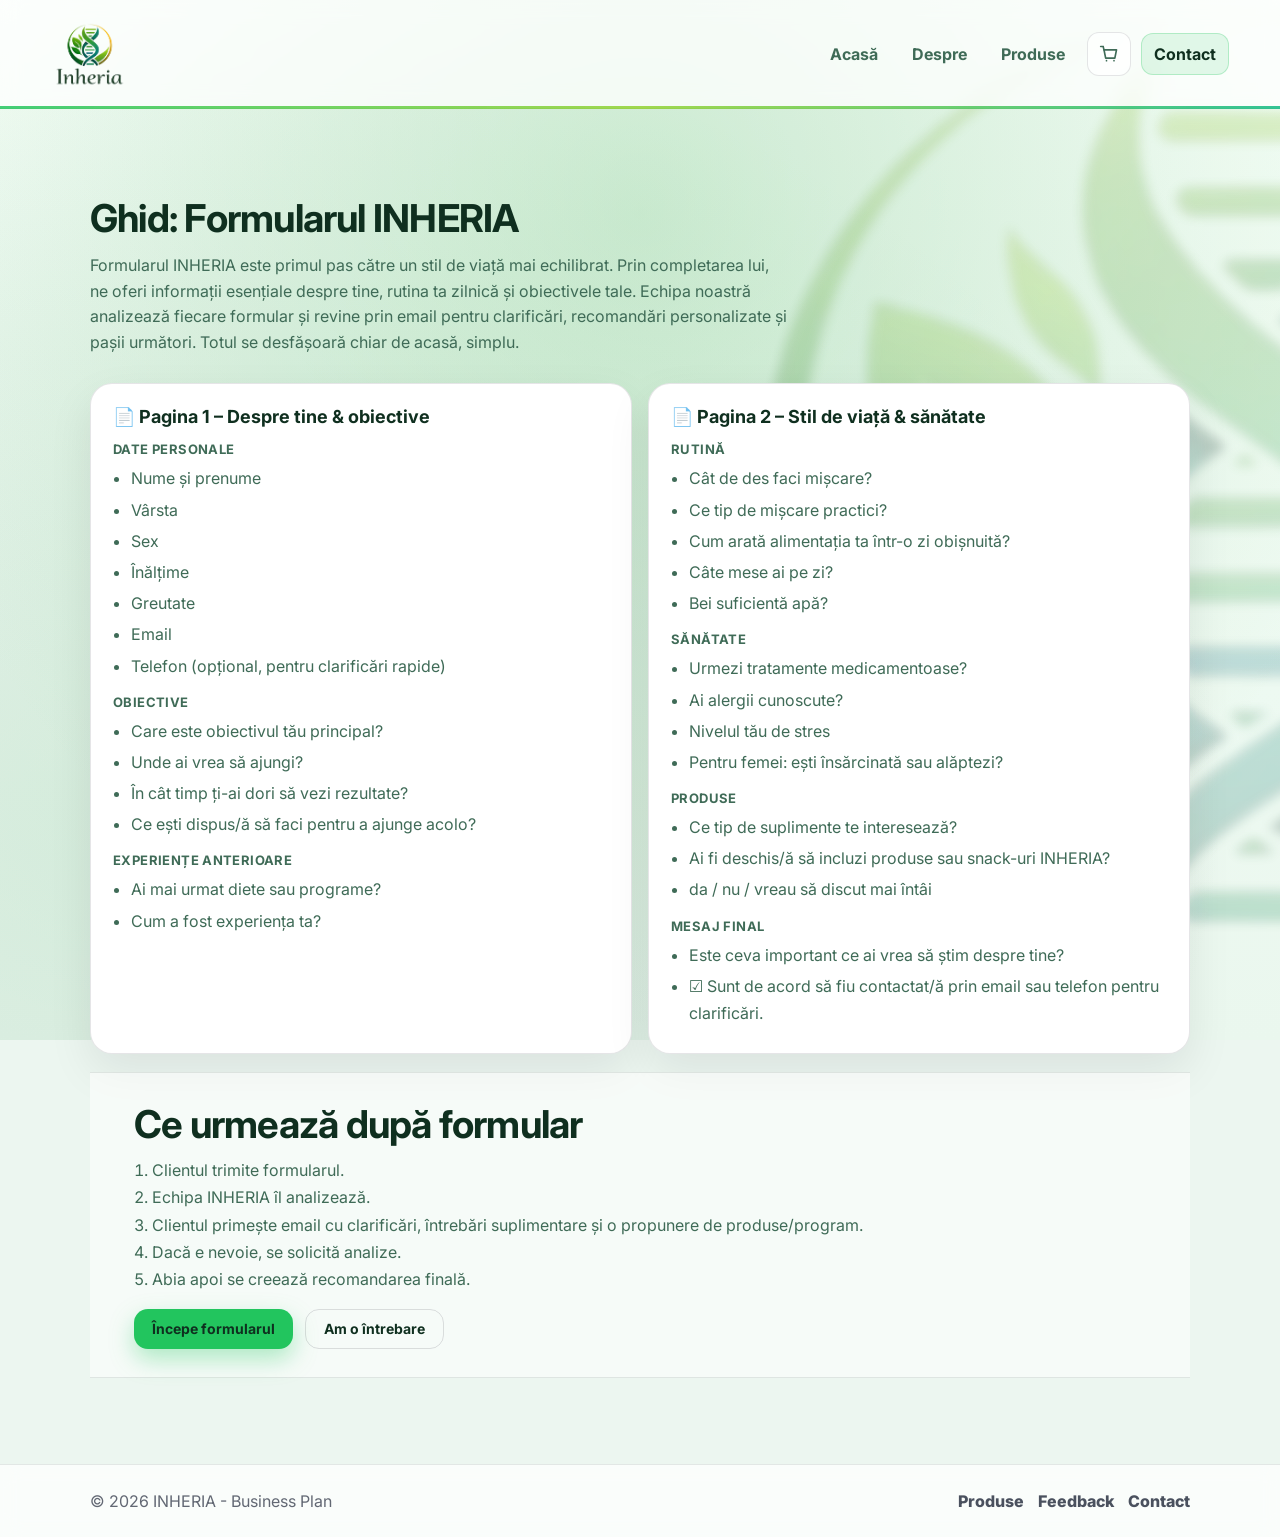
<file: ghid-formular.html>
<!DOCTYPE html>
<html lang="ro">
<head>
  <meta charset="UTF-8" />
  <meta name="viewport" content="width=device-width, initial-scale=1.0" />
  <title>Ghid formular • INHERIA</title>

  <link rel="icon" type="image/png" sizes="32x32" href="favicon.png">
  <link rel="stylesheet" href="style.css" />
  <link rel="preconnect" href="https://fonts.googleapis.com">
  <link rel="preconnect" href="https://fonts.gstatic.com" crossorigin>
  <link href="https://fonts.googleapis.com/css2?family=Inter:wght@300;400;600;700&display=swap" rel="stylesheet">
</head>
<body>

<header class="navbar">
  <a class="logo" href="index.html" aria-label="INHERIA - Acasă">
    <img src="images/logo.png" alt="Inheria logo">
  </a>

  <nav class="nav" id="nav">
    <a href="index.html">Acasă</a>
    <a href="despre.html">Despre</a>
    <a href="produse.html">Produse</a>

    <a href="cos.html" class="cart-link" aria-label="Coș">
      <span class="cart-icon" aria-hidden="true">
        <svg width="20" height="20" viewBox="0 0 24 24" fill="none">
          <path d="M6 7h15l-2 10H8L6 7Z" stroke="currentColor" stroke-width="2" stroke-linejoin="round"/>
          <path d="M6 7 5 3H2" stroke="currentColor" stroke-width="2" stroke-linecap="round"/>
          <path d="M9 21a1 1 0 1 0 0-2 1 1 0 0 0 0 2Z" fill="currentColor"/>
          <path d="M18 21a1 1 0 1 0 0-2 1 1 0 0 0 0 2Z" fill="currentColor"/>
        </svg>
      </span>
      <span class="cart-badge" data-cart-badge></span>
    </a>

    <a href="contact.html" class="nav-cta">Contact</a>
  </nav>

  <button class="burger" id="burger" aria-label="Meniu">
    <span></span><span></span><span></span>
  </button>
</header>

<main>

  <img src="images/logoB.png" alt="Inheria logo" class="logo-preview">

  <section class="section">
    <div class="container">
      <h1 class="section-title">Ghid: Formularul INHERIA</h1>
      <p class="section-subtitle">
        Formularul INHERIA este primul pas către un stil de viață mai echilibrat. Prin completarea lui,
        ne oferi informații esențiale despre tine, rutina ta zilnică și obiectivele tale.
        Echipa noastră analizează fiecare formular și revine prin email pentru clarificări,
        recomandări personalizate și pașii următori. Totul se desfășoară chiar de acasă, simplu.
      </p>

      <div class="guide-grid">
        <article class="card">
          <h2 class="guide-title">📄 Pagina 1 – Despre tine & obiective</h2>

          <h3 class="guide-sub">Date personale</h3>
          <ul class="guide-list">
            <li>Nume și prenume</li>
            <li>Vârsta</li>
            <li>Sex</li>
            <li>Înălțime</li>
            <li>Greutate</li>
            <li>Email</li>
            <li>Telefon (opțional, pentru clarificări rapide)</li>
          </ul>

          <h3 class="guide-sub">Obiective</h3>
          <ul class="guide-list">
            <li>Care este obiectivul tău principal?</li>
            <li>Unde ai vrea să ajungi?</li>
            <li>În cât timp ți-ai dori să vezi rezultate?</li>
            <li>Ce ești dispus/ă să faci pentru a ajunge acolo?</li>
          </ul>

          <h3 class="guide-sub">Experiențe anterioare</h3>
          <ul class="guide-list">
            <li>Ai mai urmat diete sau programe?</li>
            <li>Cum a fost experiența ta?</li>
          </ul>
        </article>

        <article class="card">
          <h2 class="guide-title">📄 Pagina 2 – Stil de viață & sănătate</h2>

          <h3 class="guide-sub">Rutină</h3>
          <ul class="guide-list">
            <li>Cât de des faci mișcare?</li>
            <li>Ce tip de mișcare practici?</li>
            <li>Cum arată alimentația ta într-o zi obișnuită?</li>
            <li>Câte mese ai pe zi?</li>
            <li>Bei suficientă apă?</li>
          </ul>

          <h3 class="guide-sub">Sănătate</h3>
          <ul class="guide-list">
            <li>Urmezi tratamente medicamentoase?</li>
            <li>Ai alergii cunoscute?</li>
            <li>Nivelul tău de stres</li>
            <li>Pentru femei: ești însărcinată sau alăptezi?</li>
          </ul>

          <h3 class="guide-sub">Produse</h3>
          <ul class="guide-list">
            <li>Ce tip de suplimente te interesează?</li>
            <li>Ai fi deschis/ă să incluzi produse sau snack-uri INHERIA?</li>
            <li>da / nu / vreau să discut mai întâi</li>
          </ul>

          <h3 class="guide-sub">Mesaj final</h3>
          <ul class="guide-list">
            <li>Este ceva important ce ai vrea să știm despre tine?</li>
            <li>☑️ Sunt de acord să fiu contactat/ă prin email sau telefon pentru clarificări.</li>
          </ul>
        </article>
      </div>

      <section class="section soft" style="padding: 28px 0; margin-top: 18px;">
        <div class="container">
          <h2 class="section-title" style="margin-bottom: 10px;">Ce urmează după formular</h2>
          <ol class="guide-steps">
            <li>Clientul trimite formularul.</li>
            <li>Echipa INHERIA îl analizează.</li>
            <li>Clientul primește email cu clarificări, întrebări suplimentare și o propunere de produse/program.</li>
            <li>Dacă e nevoie, se solicită analize.</li>
            <li>Abia apoi se creează recomandarea finală.</li>
          </ol>

          <div class="guide-cta">
            <a class="btn primary" href="formular.html">Începe formularul</a>
            <a class="btn ghost" href="contact.html">Am o întrebare</a>
          </div>
        </div>
      </section>

    </div>
  </section>
</main>

<footer class="footer">
  <div class="container footer-inner">
    <p>© <span id="year"></span> INHERIA - Business Plan</p>
    <div class="footer-links">
      <a href="produse.html">Produse</a>
      <a href="feedback.html">Feedback</a>
      <a href="contact.html">Contact</a>
    </div>
  </div>
</footer>

<script src="main.js"></script>
</body>
</html>
</file>
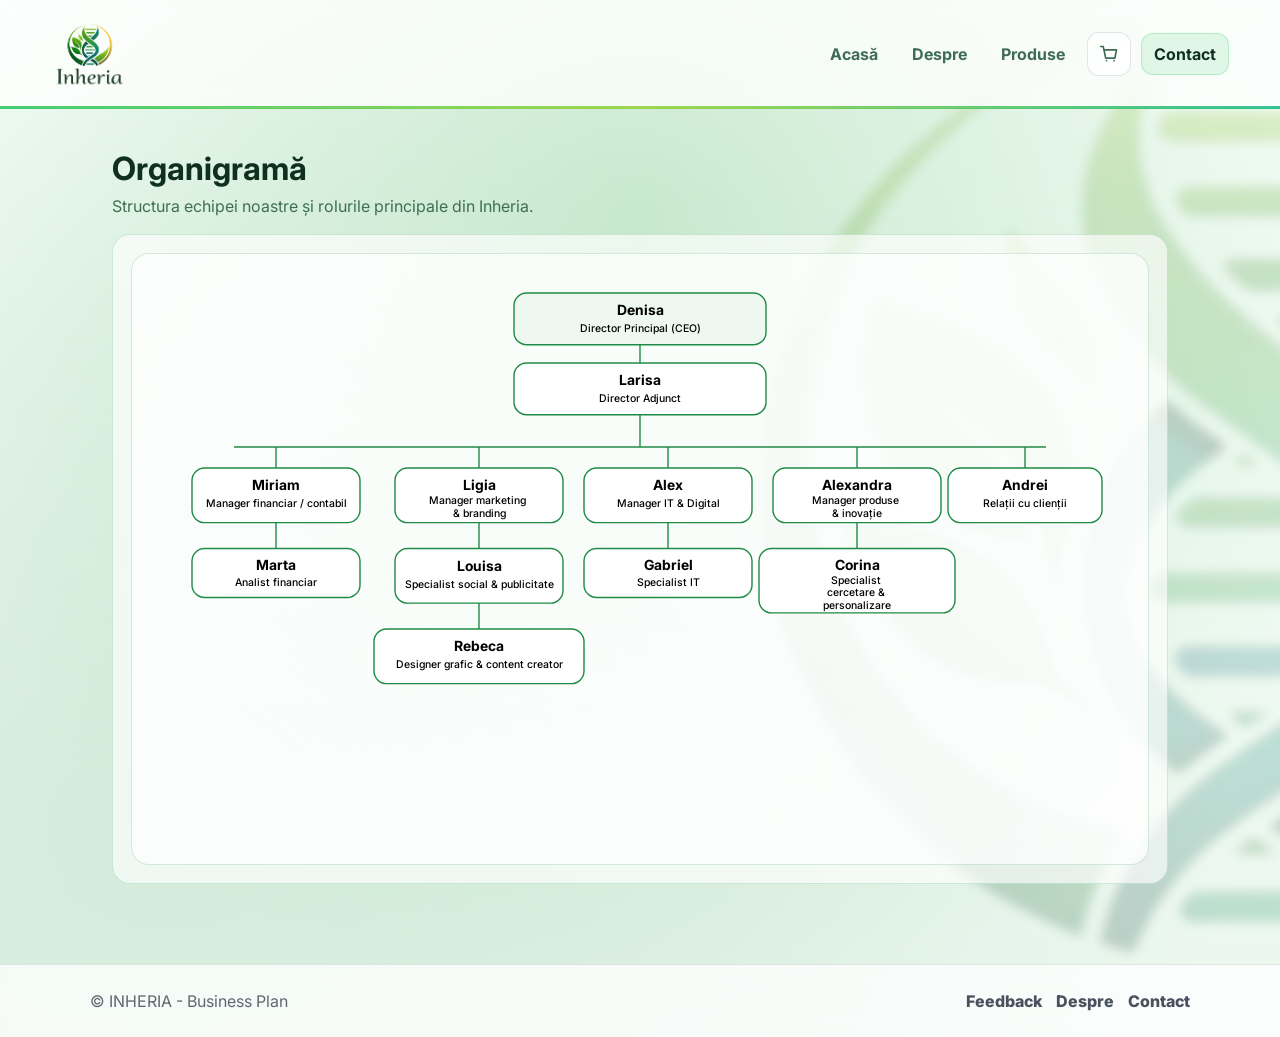
<file: organigrama.html>
<!DOCTYPE html>
<html lang="ro">
<head>
  <meta charset="UTF-8">
  <meta name="viewport" content="width=device-width, initial-scale=1.0">
  <title>Organigramă | Inheria</title>

  <!-- CSS-ul tău -->
    <link rel="icon" type="image/png" sizes="32x32" href="favicon.png">
  <link rel="stylesheet" href="style.css">
  <link href="https://fonts.googleapis.com/css2?family=Inter:wght@300;400;600;700&display=swap" rel="stylesheet">
</head>

<body>

<header class="navbar">
  <a class="logo" href="index.html" aria-label="INHERIA - Acasă">
    <img src="images/logo.png" alt="Inheria logo">
  </a>

  <nav class="nav" id="nav">
    <a href="index.html">Acasă</a>
    <a href="despre.html">Despre</a>
    <a href="produse.html">Produse</a>

    <a href="cos.html" class="cart-link" aria-label="Coș">
      <span class="cart-icon" aria-hidden="true">
        <svg width="20" height="20" viewBox="0 0 24 24" fill="none">
          <path d="M6 7h15l-2 10H8L6 7Z" stroke="currentColor" stroke-width="2" stroke-linejoin="round"/>
          <path d="M6 7 5 3H2" stroke="currentColor" stroke-width="2" stroke-linecap="round"/>
          <path d="M9 21a1 1 0 1 0 0-2 1 1 0 0 0 0 2Z" fill="currentColor"/>
          <path d="M18 21a1 1 0 1 0 0-2 1 1 0 0 0 0 2Z" fill="currentColor"/>
        </svg>
      </span>
      <span class="cart-badge" data-cart-badge></span>
    </a>

    <a href="contact.html" class="nav-cta">Contact</a>
  </nav>

  <button class="burger" id="burger" aria-label="Meniu">
    <span></span><span></span><span></span>
  </button>
</header>
  
  <!-- CONȚINUT PAGINĂ -->
  <main class="org-page">

    <img src="images/logoB.png" alt="Inheria logo" class="logo-preview">
    
    <div class="org-head">
      <h1>Organigramă</h1>
      <p>Structura echipei noastre și rolurile principale din Inheria.</p>
    </div>

    <div class="org-svg">
  <section id="organigrama" class="org-wrap">

  <div class="org-svg org-desktop">
  <!-- SVG START -->
    <svg viewBox="0 0 1400 820" xmlns="http://www.w3.org/2000/svg" role="img" aria-label="Organigrama INHERIA">
      <defs>
        <style>
          .box { fill:#ffffff; stroke:#1f8a45; stroke-width:2; rx:18; }
          .name { font: 700 20px system-ui, -apple-system, Segoe UI, Roboto, Arial; }
          .role { font: 500 15px system-ui, -apple-system, Segoe UI, Roboto, Arial; }
          .line { stroke:#1f8a45; stroke-width:2; fill:none; }
          .muted { fill:#eef7f0; }
        </style>
      </defs>

      <!-- TOP -->
      <rect class="box muted" x="520" y="30" width="360" height="74" rx="18"/>
      <text class="name" x="700" y="62" text-anchor="middle">Denisa</text>
      <text class="role" x="700" y="86" text-anchor="middle">Director Principal (CEO)</text>

      <rect class="box" x="520" y="130" width="360" height="74" rx="18"/>
      <text class="name" x="700" y="162" text-anchor="middle">Larisa</text>
      <text class="role" x="700" y="186" text-anchor="middle">Director Adjunct</text>

      <!-- connector down -->
      <path class="line" d="M700 104 L700 130"/>

      <!-- main bus line -->
      <path class="line" d="M120 250 L1280 250"/>
      <path class="line" d="M700 204 L700 250"/>

      <!-- Dept 1: Finance -->
      <path class="line" d="M180 250 L180 280"/>
      <rect class="box" x="60" y="280" width="240" height="78" rx="18"/>
      <text class="name" x="180" y="312" text-anchor="middle">Miriam</text>
      <text class="role" x="180" y="336" text-anchor="middle">Manager financiar / contabil</text>

      <path class="line" d="M180 358 L180 395"/>
      <rect class="box" x="60" y="395" width="240" height="70" rx="18"/>
      <text class="name" x="180" y="426" text-anchor="middle">Marta</text>
      <text class="role" x="180" y="448" text-anchor="middle">Analist financiar</text>

      <!-- Dept 2: Marketing -->
      <path class="line" d="M470 250 L470 280"/>
      <rect class="box" x="350" y="280" width="240" height="78" rx="18"/>
      <text class="name" x="470" y="312" text-anchor="middle">Ligia</text>
      <text class="role" x="470" y="332" text-anchor="middle">
  <tspan x="470" dy="0">Manager marketing</tspan>
  <tspan x="470" dy="18">&amp; branding</tspan>
</text>

      <path class="line" d="M470 358 L470 395"/>
      <rect class="box" x="350" y="395" width="240" height="78" rx="18"/>
      <text class="name" x="470" y="427" text-anchor="middle">Louisa</text>
      <text class="role" x="470" y="451" text-anchor="middle">Specialist social &amp; publicitate</text>

      <path class="line" d="M470 473 L470 510"/>
      <rect class="box" x="320" y="510" width="300" height="78" rx="18"/>
      <text class="name" x="470" y="542" text-anchor="middle">Rebeca</text>
      <text class="role" x="470" y="566" text-anchor="middle">Designer grafic &amp; content creator</text>

      <!-- Dept 3: IT -->
      <path class="line" d="M740 250 L740 280"/>
      <rect class="box" x="620" y="280" width="240" height="78" rx="18"/>
      <text class="name" x="740" y="312" text-anchor="middle">Alex</text>
      <text class="role" x="740" y="336" text-anchor="middle">Manager IT &amp; Digital</text>

      <path class="line" d="M740 358 L740 395"/>
      <rect class="box" x="620" y="395" width="240" height="70" rx="18"/>
      <text class="name" x="740" y="426" text-anchor="middle">Gabriel</text>
      <text class="role" x="740" y="448" text-anchor="middle">Specialist IT</text>

      <!-- Dept 4: Produse & Inovatie -->
      <path class="line" d="M1010 250 L1010 280"/>
      <rect class="box" x="890" y="280" width="240" height="78" rx="18"/>
      <text class="name" x="1010" y="312" text-anchor="middle">Alexandra</text>
      <text class="role" x="1010" y="332" text-anchor="middle">
  <tspan x="1010" dy="0">Manager produse</tspan>
  <tspan x="1010" dy="18">&amp; inovație</tspan>
</text>

     <!-- Corina box (păstrează-l la 280) -->
      <path class="line" d="M1010 358 L1010 395"/>
<rect class="box" x="870" y="395" width="280" height="92" rx="18"/>

<text class="name" x="1010" y="425" text-anchor="middle">Corina</text>

<text class="role" x="1010" y="445" text-anchor="middle">
  <tspan x="1010" dy="0">Specialist</tspan>
  <tspan x="1010" dy="18">cercetare &amp;</tspan>
  <tspan x="1010" dy="18">personalizare</tspan>
</text>


      <!-- Dept 5: Client Relations -->
      <path class="line" d="M1250 250 L1250 280"/>
      <rect class="box" x="1140" y="280" width="220" height="78" rx="18"/>
      <text class="name" x="1250" y="312" text-anchor="middle">Andrei</text>
      <text class="role" x="1250" y="336" text-anchor="middle">Relații cu clienții</text>
    </svg>
    <!-- SVG END -->
</div>

<div class="org-mobile">

  <div class="org-m-node top">
    <div class="n-name">Denisa</div>
    <div class="n-role">Director Principal (CEO)</div>
  </div>

  <div class="org-m-connector"></div>

  <div class="org-m-node top">
    <div class="n-name">Larisa</div>
    <div class="n-role">Director Adjunct</div>
  </div>

  <h3 class="org-m-title">Departamente</h3>

  <div class="org-acc">

    <details class="org-acc-item">
      <summary class="org-acc-sum">
        <span>Financiar</span>
        <span class="org-acc-chevron">▾</span>
      </summary>

      <div class="org-acc-body">
        <div class="org-m-node">
          <div class="n-name">Miriam</div>
          <div class="n-role">Manager financiar / contabil</div>
        </div>

        <div class="org-m-node small">
          <div class="n-name">Marta</div>
          <div class="n-role">Analist financiar</div>
        </div>
      </div>
    </details>

    <details class="org-acc-item">
      <summary class="org-acc-sum">
        <span>Marketing & Branding</span>
        <span class="org-acc-chevron">▾</span>
      </summary>

      <div class="org-acc-body">
        <div class="org-m-node">
          <div class="n-name">Ligia</div>
          <div class="n-role">Manager marketing &amp; branding</div>
        </div>

        <div class="org-m-node small">
          <div class="n-name">Louisa</div>
          <div class="n-role">Specialist social &amp; publicitate</div>
        </div>

        <div class="org-m-node small">
          <div class="n-name">Rebeca</div>
          <div class="n-role">Designer grafic &amp; content creator</div>
        </div>
      </div>
    </details>

    <details class="org-acc-item">
      <summary class="org-acc-sum">
        <span>IT & Digital</span>
        <span class="org-acc-chevron">▾</span>
      </summary>

      <div class="org-acc-body">
        <div class="org-m-node">
          <div class="n-name">Alex</div>
          <div class="n-role">Manager IT &amp; Digital</div>
        </div>

        <div class="org-m-node small">
          <div class="n-name">Gabriel</div>
          <div class="n-role">Specialist IT</div>
        </div>
      </div>
    </details>

    <details class="org-acc-item">
      <summary class="org-acc-sum">
        <span>Produse & Inovație</span>
        <span class="org-acc-chevron">▾</span>
      </summary>

      <div class="org-acc-body">
        <div class="org-m-node">
          <div class="n-name">Alexandra</div>
          <div class="n-role">Manager produse &amp; inovație</div>
        </div>

        <div class="org-m-node small">
          <div class="n-name">Corina</div>
          <div class="n-role">Specialist cercetare &amp; personalizare</div>
        </div>
      </div>
    </details>

    <details class="org-acc-item">
      <summary class="org-acc-sum">
        <span>Relații cu clienții</span>
        <span class="org-acc-chevron">▾</span>
      </summary>

      <div class="org-acc-body">
        <div class="org-m-node">
          <div class="n-name">Andrei</div>
          <div class="n-role">Relații cu clienții</div>
        </div>
      </div>
    </details>

  </div>
</div>
</main>

<footer class="footer">
  <div class="container footer-inner">
    <p>© <span id="year"></span> INHERIA - Business Plan</p>
    <div class="footer-links">
      <a href="feedback.html">Feedback</a>
      <a href="despre.html">Despre</a>
      <a href="contact.html">Contact</a>
    </div>
  </div>
</footer>
<script>
  document.querySelectorAll('.org-acc-item').forEach(d => {
    d.addEventListener('toggle', () => {
      if (!d.open) return;
      document.querySelectorAll('.org-acc-item').forEach(o => { if (o !== d) o.open = false; });
    });
  });
</script>

</body>
</html>
</file>
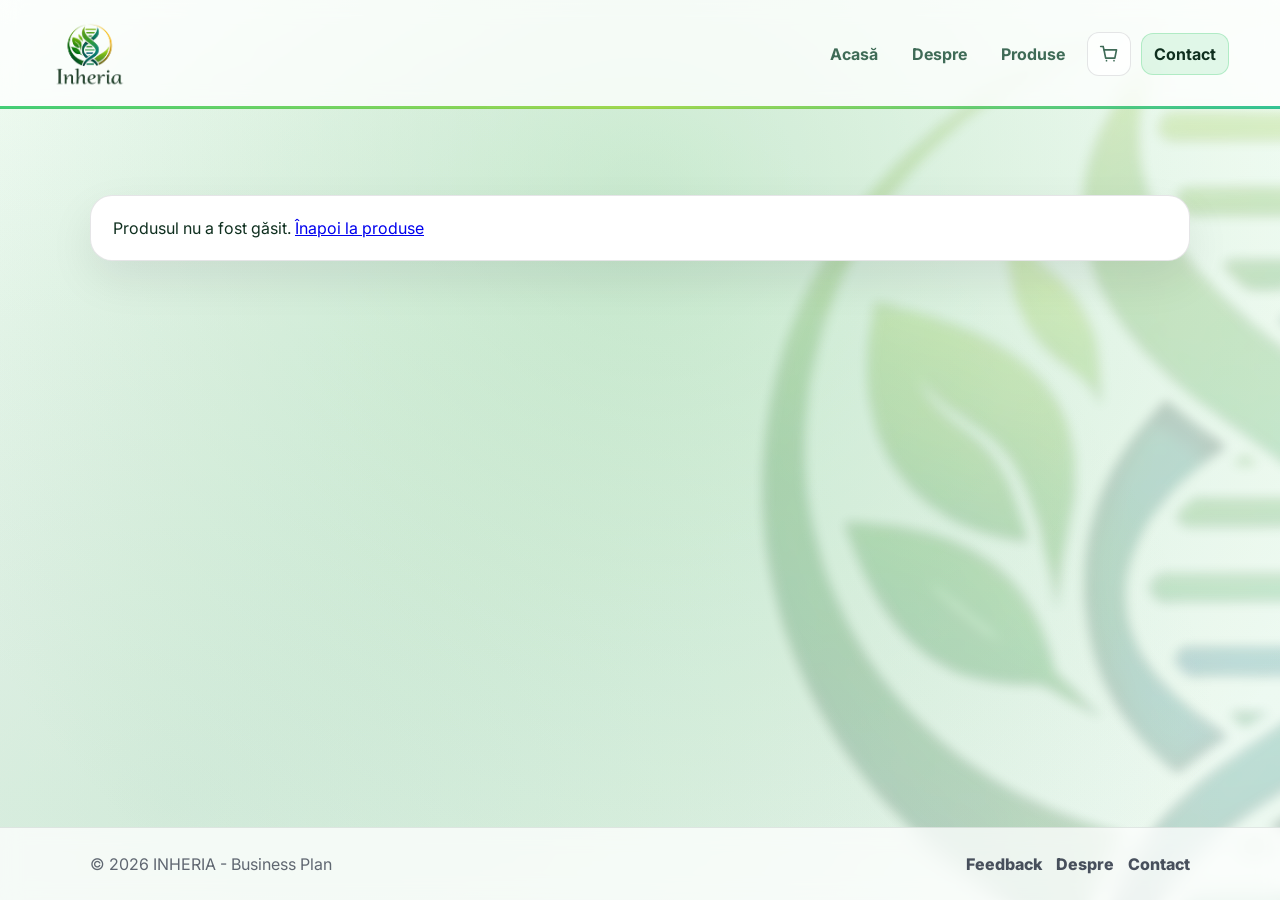
<file: produs.html>
<!DOCTYPE html>
<html lang="ro">
<head>
  <meta charset="UTF-8" />
  <meta name="viewport" content="width=device-width, initial-scale=1.0" />
  <title>Produs • INHERIA</title>
  <link rel="stylesheet" href="style.css" />
  <link rel="preconnect" href="https://fonts.googleapis.com">
  <link rel="preconnect" href="https://fonts.gstatic.com" crossorigin>
  <link href="https://fonts.googleapis.com/css2?family=Inter:wght@300;400;600;700&display=swap" rel="stylesheet">
</head>
<body>

<header class="navbar">
  <a class="logo" href="index.html" aria-label="INHERIA - Acasă">
    <img src="images/logo.png" alt="Inheria logo">
  </a>

  <nav class="nav" id="nav">
    <a href="index.html">Acasă</a>
    <a href="despre.html">Despre</a>
    <a href="produse.html">Produse</a>

    <a href="cos.html" class="cart-link" aria-label="Coș">
      <span class="cart-icon" aria-hidden="true">
        <svg width="20" height="20" viewBox="0 0 24 24" fill="none">
          <path d="M6 7h15l-2 10H8L6 7Z" stroke="currentColor" stroke-width="2" stroke-linejoin="round"/>
          <path d="M6 7 5 3H2" stroke="currentColor" stroke-width="2" stroke-linecap="round"/>
          <path d="M9 21a1 1 0 1 0 0-2 1 1 0 0 0 0 2Z" fill="currentColor"/>
          <path d="M18 21a1 1 0 1 0 0-2 1 1 0 0 0 0 2Z" fill="currentColor"/>
        </svg>
      </span>
      <span class="cart-badge" data-cart-badge></span>
    </a>

    <a href="contact.html" class="nav-cta">Contact</a>
  </nav>

  <button class="burger" id="burger" aria-label="Meniu">
    <span></span><span></span><span></span>
  </button>
</header>

<main>

  <img src="images/logoB.png" alt="Inheria logo" class="logo-preview">

  <section class="section">
    <div class="container" id="productWrap"></div>
  </section>
</main>

<footer class="footer">
  <div class="container footer-inner">
    <p>© <span id="year"></span> INHERIA - Business Plan</p>
    <div class="footer-links">
      <a href="feedback.html">Feedback</a>
      <a href="despre.html">Despre</a>
      <a href="contact.html">Contact</a>
    </div>
  </div>
</footer>

<script src="main.js"></script>
<script src="data-products.js"></script>
<script>
  const wrap = document.getElementById("productWrap");
  const id = new URLSearchParams(location.search).get("id");
  const p = PRODUCTS.find(x => x.id === id);

  if(!p){
    wrap.innerHTML = `<div class="card">Produsul nu a fost găsit. <a href="produse.html">Înapoi la produse</a></div>`;
  } else {
    document.title = p.name + " • INHERIA";
    wrap.innerHTML = `
      <div class="product-page">
        <a class="back-link" href="produse.html">← Înapoi la produse</a>

        <div class="product-hero card">
          <div class="product-media">
            <img src="${p.image || 'images/logo.png'}" alt="${p.name}">
          </div>
          <div class="product-info">
            <div class="product-top">
              <span class="product-badge badge-${(p.badge||'').toLowerCase().replace(/\\s+/g,'-')}">${p.badge || ''}</span>
              <span class="product-price">${p.price} RON</span>
            </div>
            <h1 class="product-title">${p.name}</h1>
            <p class="product-short">${p.short || ''}</p>

            <ul class="product-highlights">
              ${(p.highlights || []).map(h => `<li>${h}</li>`).join("")}
            </ul>

            <div class="product-actions">
              <button class="btn primary" onclick="addToCart('${p.id}')">Adaugă în coș</button>
              <a class="btn ghost" href="contact.html">Întreabă-ne</a>
            </div>
          </div>
        </div>

        <div class="product-details card">
          <h2>Descriere</h2>
          <p>${p.long || ''}</p>
        </div>
      </div>
    `;
  }
</script>

</body>
</html>
</file>
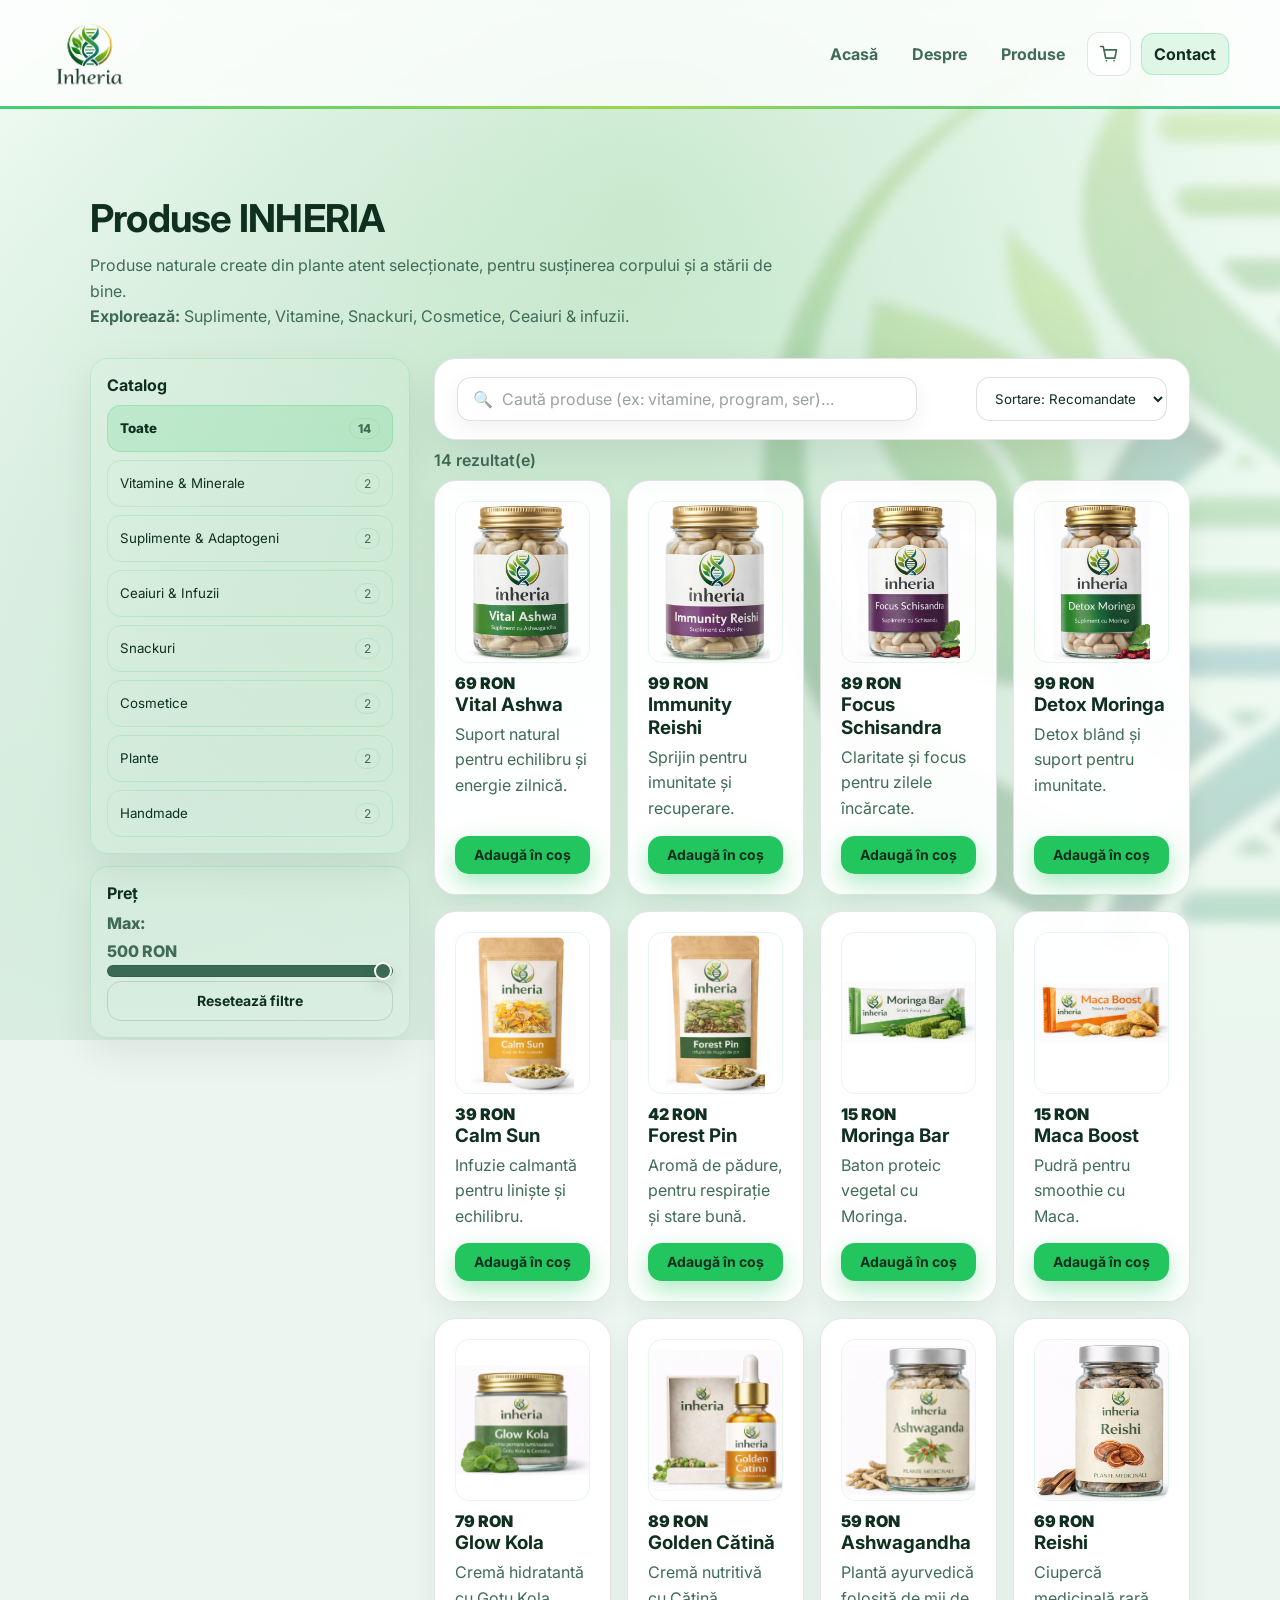
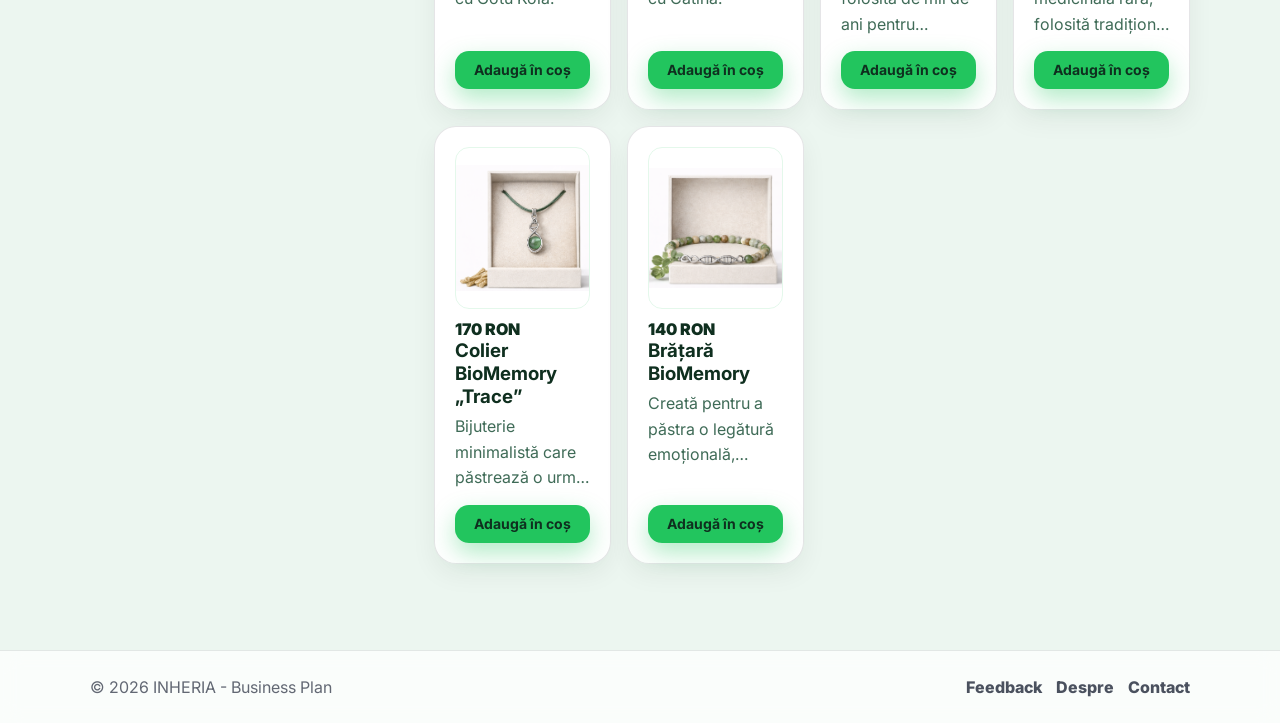
<file: produse.html>
<!DOCTYPE html>
<html lang="ro">
<head>
  <meta charset="UTF-8" />
  <meta name="viewport" content="width=device-width, initial-scale=1.0" />
  <title>Produse • INHERIA</title>
  
  <link rel="icon" type="image/png" sizes="32x32" href="favicon.png">
  <link rel="stylesheet" href="style.css" />
  <link rel="preconnect" href="https://fonts.googleapis.com">
  <link rel="preconnect" href="https://fonts.gstatic.com" crossorigin>
  <link href="https://fonts.googleapis.com/css2?family=Inter:wght@300;400;600;700&display=swap" rel="stylesheet">
</head>
<body>

 <header class="navbar">
  <a class="logo" href="index.html" aria-label="INHERIA - Acasă">
    <img src="images/logo.png" alt="Inheria logo">
  </a>

  <nav class="nav" id="nav">
    <a href="index.html">Acasă</a>
    <a href="despre.html">Despre</a>
    <a href="produse.html">Produse</a>

 <a href="cos.html" class="cart-link" aria-label="Coș">
  <span class="cart-icon" aria-hidden="true">
    <svg width="20" height="20" viewBox="0 0 24 24" fill="none">
      <path d="M6 7h15l-2 10H8L6 7Z" stroke="currentColor" stroke-width="2" stroke-linejoin="round"/>
      <path d="M6 7 5 3H2" stroke="currentColor" stroke-width="2" stroke-linecap="round"/>
      <path d="M9 21a1 1 0 1 0 0-2 1 1 0 0 0 0 2Z" fill="currentColor"/>
      <path d="M18 21a1 1 0 1 0 0-2 1 1 0 0 0 0 2Z" fill="currentColor"/>
    </svg>
  </span>

  <span class="cart-badge" data-cart-badge></span>
</a>

    <a href="contact.html" class="nav-cta">Contact</a>
  </nav>

  <button class="burger" id="burger" aria-label="Meniu">
    <span></span><span></span><span></span>
  </button>
</header>


  <main>

    <img src="images/logoB.png" alt="Inheria logo" class="logo-preview">

    <section class="section">
      <div class="container">
        <h2 class="section-title">Produse INHERIA</h2>
        <p class="section-subtitle">
          Produse naturale create din plante atent selecționate, pentru susținerea corpului și a stării de bine.<br>
          <strong>Explorează:</strong> Suplimente, Vitamine, Snackuri, Cosmetice, Ceaiuri &amp; infuzii.
        </p>

    <div class="shop-layout">
  <aside class="shop-sidebar">
    <div class="filter-card">
      <h3>Catalog</h3>
      <div class="filter-list" id="catList"></div>
    </div>

    <div class="filter-card">
      <h3>Preț</h3>
      <label class="filter-row">
        <span>Max:</span>
        <span id="maxPriceLabel"></span>
      </label>
      <input id="maxPrice" type="range" min="0" max="500" step="1" value="500">
      <button class="btn ghost full" id="resetFilters" type="button">Resetează filtre</button>
    </div>
  </aside>

  <section class="shop-main">
    <div class="shop-toolbar card">
      <div class="search-wrap">
        <input id="searchInput" type="search" placeholder="Caută produse (ex: vitamine, program, ser)…">
      </div>

      <div class="toolbar-right">
        <select id="sortSelect">
          <option value="reco">Sortare: Recomandate</option>
          <option value="price-asc">Preț: crescător</option>
          <option value="price-desc">Preț: descrescător</option>
          <option value="name-asc">Nume: A–Z</option>
          <option value="name-desc">Nume: Z–A</option>
        </select>
      </div>
    </div>

    <div class="shop-meta" id="resultsMeta"></div>
    <div class="products" id="productsGrid"></div>
  </section>
</div>

  </section>
</div>

    </section>
  </main>

  <footer class="footer">
    <div class="container footer-inner">
      <p>© <span id="year"></span> INHERIA - Business Plan</p>
      <div class="footer-links">
        <a href="feedback.html">Feedback</a>
        <a href="despre.html">Despre</a>
        <a href="contact.html">Contact</a>
      </div>
    </div>
  </footer>

  <script src="main.js"></script>
<script src="data-products.js"></script>
<script>
  const grid = document.getElementById("productsGrid");
  const catList = document.getElementById("catList");
  const searchInput = document.getElementById("searchInput");
  const sortSelect = document.getElementById("sortSelect");
  const resultsMeta = document.getElementById("resultsMeta");
  const maxPrice = document.getElementById("maxPrice");
  maxPrice.addEventListener("pointerdown", () => {
  document.body.classList.add("no-select");
  // elimină focus-ul (ăla e “albastrul”)
  maxPrice.blur();
});

window.addEventListener("pointerup", () => {
  document.body.classList.remove("no-select");
});
  const maxPriceLabel = document.getElementById("maxPriceLabel");
  const resetBtn = document.getElementById("resetFilters");

  const categories = ["Toate", ...Array.from(new Set(PRODUCTS.map(p => p.category || "Altele")))];
  let state = { cat: "Toate", q: "", sort: "reco", max: 500 };

  function esc(s){ return String(s).replace(/[&<>"']/g, m => ({'&':'&amp;','<':'&lt;','>':'&gt;','"':'&quot;',"'":'&#39;'}[m])); }

  function buildCats(){
    catList.innerHTML = categories.map(c => `
      <button class="cat-item ${c===state.cat?'is-active':''}" type="button" data-cat="${esc(c)}">
        ${esc(c)}
        <span class="cat-count">${PRODUCTS.filter(p => (c==="Toate") || ((p.category||"Altele")===c)).length}</span>
      </button>
    `).join("");
  }

  function matches(p){
    const cat = p.category || "Altele";
    const catOk = (state.cat === "Toate") || (cat === state.cat);
    const q = state.q.trim().toLowerCase();
    const blob = (p.name+" "+(p.short||"")+" "+(p.description||"")+" "+(p.tags||[]).join(" ")).toLowerCase();
    const qOk = !q || blob.includes(q);
    const priceOk = (Number(p.price)||0) <= state.max;
    return catOk && qOk && priceOk;
  }

  function sortList(list){
    const arr = [...list];
    if(state.sort === "price-asc") arr.sort((a,b)=>a.price-b.price);
    if(state.sort === "price-desc") arr.sort((a,b)=>b.price-a.price);
    if(state.sort === "name-asc") arr.sort((a,b)=>a.name.localeCompare(b.name,'ro'));
    if(state.sort === "name-desc") arr.sort((a,b)=>b.name.localeCompare(a.name,'ro'));
    return arr;
  }

  function badgeClass(b){
    return ("badge-" + String(b||"").toLowerCase().replace(/\s+/g,'-'));
  }

  function paintPriceRange(){
  const min = Number(maxPrice.min || 0);
  const max = Number(maxPrice.max || 100);
  const val = Number(maxPrice.value || max);

  const pct = ((val - min) / (max - min)) * 100;

  // Fill până la valoare; la maxim ajunge exact la 100% (fără spațiu alb)
  maxPrice.style.background =
    `linear-gradient(to right,
      #3a6b52 0%,
      #3a6b52 ${pct}%,
      #e8ece8 ${pct}%,
      #e8ece8 100%)`;
}

  function render(){
    maxPriceLabel.textContent = state.max + " RON";
    maxPrice.value = state.max;
paintPriceRange();

    const filtered = sortList(PRODUCTS.filter(matches));
    resultsMeta.textContent = `${filtered.length} rezultat(e)`;

    grid.innerHTML = "";
    if(filtered.length === 0){
      grid.innerHTML = `<div class="card">Niciun produs găsit. Încearcă altă căutare/filtru.</div>`;
      return;
    }

    filtered.forEach(p => {
      const card = document.createElement("article");
      card.className = "product-card product-card-click";
      card.innerHTML = `
        <a class="product-link" href="produs.html?id=${encodeURIComponent(p.id)}" aria-label="Vezi ${esc(p.name)}">
          <div class="product-thumb">
            <img src="${esc(p.image || 'images/logo.png')}" alt="${esc(p.name)}">
          </div>

          <div class="product-top">
            <span class="product-price">${esc(p.price)} RON</span>
          </div>
          <h3>${esc(p.name)}</h3>
          <p>${esc(p.short || p.description || "")}</p>
        </a>

        <button class="btn primary full"
          onclick="addToCart('${esc(p.id)}'); this.disabled=true; this.textContent='Adăugat ✓'; setTimeout(()=>{this.disabled=false; this.textContent='Adaugă în coș';}, 900);">
          Adaugă în coș
        </button>
      `;
      grid.appendChild(card);
    });
  }

  // events
  catList.addEventListener("click", (e) => {
    const btn = e.target.closest(".cat-item");
    if(!btn) return;
    state.cat = btn.dataset.cat;
    buildCats();
    render();
  });

  searchInput.addEventListener("input", () => {
    state.q = searchInput.value;
    render();
  });

  sortSelect.addEventListener("change", () => {
    state.sort = sortSelect.value;
    render();
  });

maxPrice.addEventListener("input", () => {
  state.max = Number(maxPrice.value);
  paintPriceRange();
  render();
});

  resetBtn.addEventListener("click", () => {
    state = { cat:"Toate", q:"", sort:"reco", max:500 };
    searchInput.value = "";
    sortSelect.value = "reco";
    maxPrice.value = "500";
    buildCats();
    render();
  });

  buildCats();
  render();
</script>

</body>
</html>
</file>
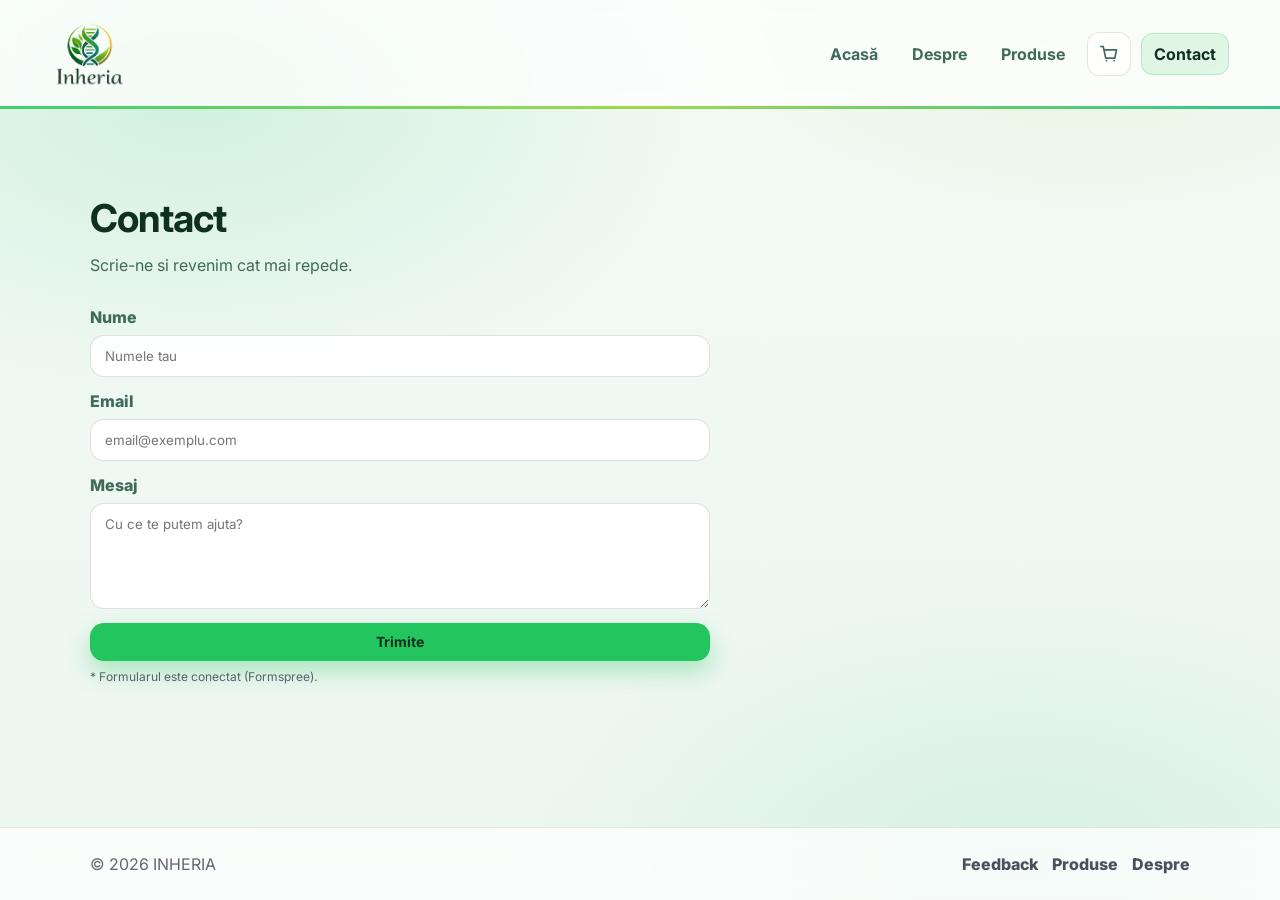
<file: site-business/contact.html>
<!DOCTYPE html>
<html lang="ro">
<head>
  <meta charset="UTF-8" />
  <meta name="viewport" content="width=device-width, initial-scale=1.0" />
  <title>Contact • INHERIA</title>

  <link rel="icon" type="image/png" sizes="32x32" href="favicon.png">
  <link rel="stylesheet" href="style.css" />
  <link rel="preconnect" href="https://fonts.googleapis.com">
  <link rel="preconnect" href="https://fonts.gstatic.com" crossorigin>
  <link href="https://fonts.googleapis.com/css2?family=Inter:wght@300;400;600;700&display=swap" rel="stylesheet">
</head>
<body>

 <header class="navbar">
  <a class="logo" href="index.html" aria-label="INHERIA - Acasă">
    <img src="images/logo.png" alt="Inheria logo">
  </a>

  <nav class="nav" id="nav">
    <a href="index.html">Acasă</a>
    <a href="despre.html">Despre</a>
    <a href="produse.html">Produse</a>

  <a href="cos.html" class="cart-link" aria-label="Coș">
  <span class="cart-icon" aria-hidden="true">
    <svg width="20" height="20" viewBox="0 0 24 24" fill="none">
      <path d="M6 7h15l-2 10H8L6 7Z" stroke="currentColor" stroke-width="2" stroke-linejoin="round"/>
      <path d="M6 7 5 3H2" stroke="currentColor" stroke-width="2" stroke-linecap="round"/>
      <path d="M9 21a1 1 0 1 0 0-2 1 1 0 0 0 0 2Z" fill="currentColor"/>
      <path d="M18 21a1 1 0 1 0 0-2 1 1 0 0 0 0 2Z" fill="currentColor"/>
    </svg>
  </span>

  <span class="cart-badge" data-cart-badge></span>
</a>

    <a href="contact.html" class="nav-cta">Contact</a>
  </nav>

  <button class="burger" id="burger" aria-label="Meniu">
    <span></span><span></span><span></span>
  </button>
</header>

  <main>
    <section class="section">
      <div class="container">
        <h2 class="section-title">Contact</h2>
        <p class="section-subtitle">Scrie-ne si revenim cat mai repede.</p>

        <form class="form" action="https://formspree.io/f/xbdknnqr" method="POST">
          <label>
            Nume
            <input type="text" name="nume" placeholder="Numele tau" required>
          </label>

          <label>
            Email
            <input type="email" name="email" placeholder="email@exemplu.com" required>
          </label>

          <label>
            Mesaj
            <textarea name="mesaj" rows="5" placeholder="Cu ce te putem ajuta?" required></textarea>
          </label>

          <button class="btn primary" type="submit">Trimite</button>
          <p class="hint">* Formularul este conectat (Formspree).</p>
        </form>
      </div>
    </section>
  </main>

  <footer class="footer">
    <div class="container footer-inner">
      <p>© <span id="year"></span> INHERIA</p>
      <div class="footer-links">
        <a href="feedback.html">Feedback</a>
        <a href="produse.html">Produse</a>
        <a href="despre.html">Despre</a>
      </div>
    </div>
  </footer>

  <script src="main.js"></script>
</body>
</html>
</file>
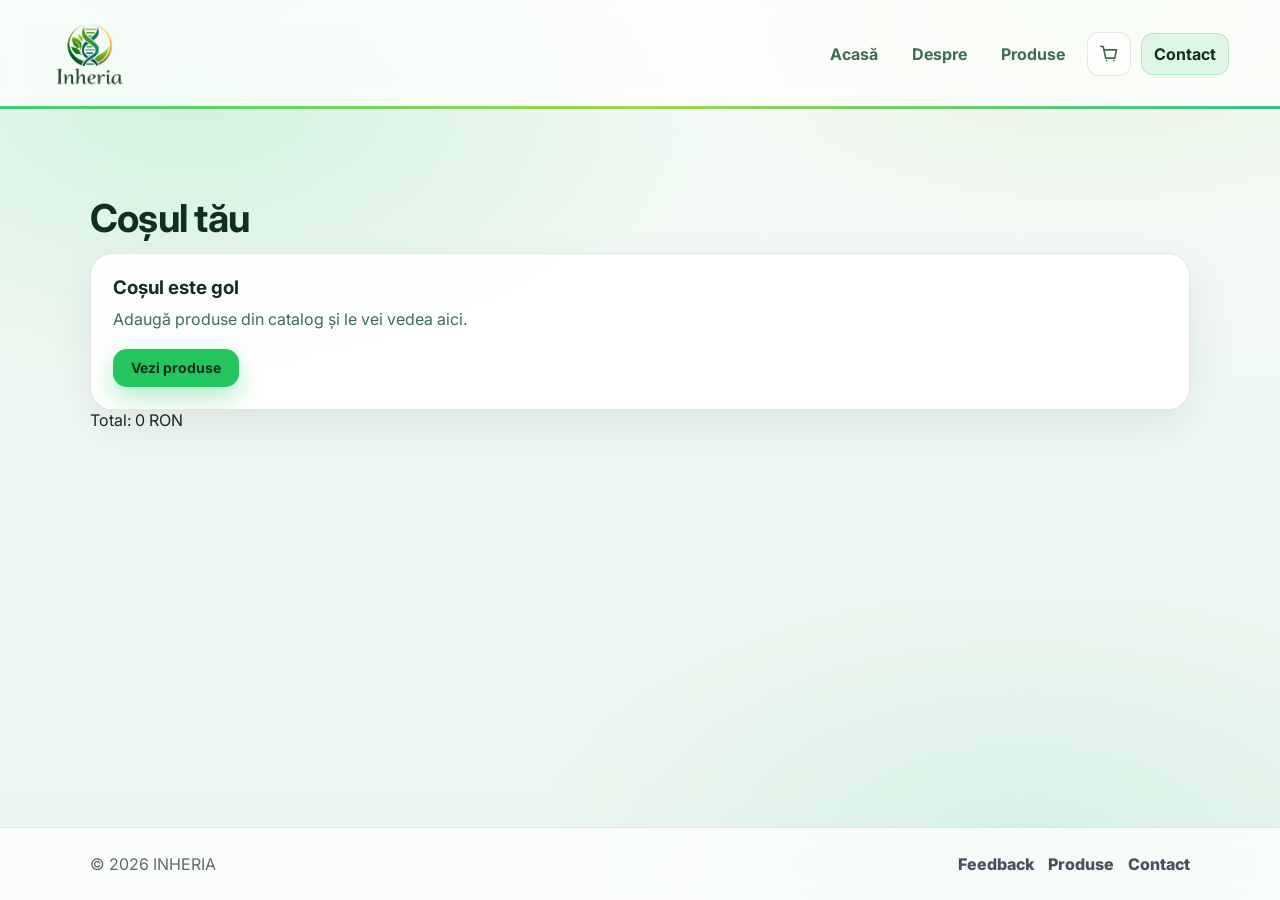
<file: site-business/cos.html>
<!DOCTYPE html>
<html lang="ro">
<head>
  <meta charset="UTF-8">
  <meta name="viewport" content="width=device-width, initial-scale=1.0">
  <title>Coș • INHERIA</title>

  <link rel="icon" type="image/png" sizes="32x32" href="favicon.png">
  <link rel="stylesheet" href="style.css">
  <link rel="preconnect" href="https://fonts.googleapis.com">
  <link rel="preconnect" href="https://fonts.gstatic.com" crossorigin>
  <link href="https://fonts.googleapis.com/css2?family=Inter:wght@300;400;600;700&display=swap" rel="stylesheet">
</head>
<body>

<header class="navbar">
  <a class="logo" href="index.html" aria-label="INHERIA - Acasă">
    <img src="images/logo.png" alt="Inheria logo">
  </a>

  <nav class="nav" id="nav">
    <a href="index.html">Acasă</a>
    <a href="despre.html">Despre</a>
    <a href="produse.html">Produse</a>

   <a href="cos.html" class="cart-link" aria-label="Coș">
  <span class="cart-icon" aria-hidden="true">
    <svg width="20" height="20" viewBox="0 0 24 24" fill="none">
      <path d="M6 7h15l-2 10H8L6 7Z" stroke="currentColor" stroke-width="2" stroke-linejoin="round"/>
      <path d="M6 7 5 3H2" stroke="currentColor" stroke-width="2" stroke-linecap="round"/>
      <path d="M9 21a1 1 0 1 0 0-2 1 1 0 0 0 0 2Z" fill="currentColor"/>
      <path d="M18 21a1 1 0 1 0 0-2 1 1 0 0 0 0 2Z" fill="currentColor"/>
    </svg>
  </span>

  <span class="cart-badge" data-cart-badge></span>
</a>

    <a href="contact.html" class="nav-cta">Contact</a>
  </nav>

  <button class="burger" id="burger" aria-label="Meniu">
    <span></span><span></span><span></span>
  </button>
</header>

<main class="section">
  <div class="container">
    <h2 class="section-title">Coșul tău</h2>
    <div id="cart"></div>
    <p id="total"></p>
  </div>
</main>

<footer class="footer">
  <div class="container footer-inner">
    <p>© <span id="year"></span> INHERIA</p>
    <div class="footer-links">
        <a href="feedback.html">Feedback</a>
      <a href="produse.html">Produse</a>
      <a href="contact.html">Contact</a>
    </div>
  </div>
</footer>

<script src="data-products.js"></script>
<script src="main.js"></script>
<script>
  const cartDiv = document.getElementById("cart");
  const totalP = document.getElementById("total");

  function renderCart() {
    const cart = readCart(); // vine din main.js
    cartDiv.innerHTML = "";
    let total = 0;

    if (cart.length === 0) {
      cartDiv.innerHTML = `
        <div class="card">
          <h3>Coșul este gol</h3>
          <p class="section-subtitle" style="margin:8px 0 16px;">
            Adaugă produse din catalog și le vei vedea aici.
          </p>
<button class="btn primary" type="button" id="goProductsBtn">Vezi produse</button>
        </div>
      `;
      const btn = document.getElementById("goProductsBtn");
if (btn) {
  btn.addEventListener("click", () => {
    window.location.href = new URL("produse.html", window.location.href).href;
  });
}
      totalP.textContent = "Total: 0 RON";
      return;
    }

    cart.forEach(item => {
      const p = PRODUCTS.find(prod => prod.id === item.id);
      if (!p) return;

      total += p.price * item.qty;

      const row = document.createElement("div");
      row.className = "cart-row";
      row.innerHTML = `
        <div>
          <strong>${p.name}</strong>
          <div class="cart-sub">${p.price} RON / buc</div>
        </div>

        <div class="cart-actions">
          <button class="qty-btn" data-dec="${item.id}" aria-label="Scade">-</button>
          <span class="qty">${item.qty}</span>
          <button class="qty-btn" data-inc="${item.id}" aria-label="Crește">+</button>
          <button class="remove-btn" data-rem="${item.id}" aria-label="Șterge">✕</button>
        </div>
      `;
      cartDiv.appendChild(row);
    });

    totalP.textContent = "Total: " + total + " RON";

    // +1
    cartDiv.querySelectorAll("[data-inc]").forEach(b => b.addEventListener("click", () => {
      addToCart(b.dataset.inc, 1);
      renderCart();
    }));

    // -1
    cartDiv.querySelectorAll("[data-dec]").forEach(b => b.addEventListener("click", () => {
      const id = b.dataset.dec;
      const cart = readCart();
      const item = cart.find(x => x.id === id);
      if (!item) return;

      item.qty -= 1;
      const newCart = item.qty <= 0 ? cart.filter(x => x.id !== id) : cart;
      writeCart(newCart);
      renderCart();
    }));

    // remove
    cartDiv.querySelectorAll("[data-rem]").forEach(b => b.addEventListener("click", () => {
      const id = b.dataset.rem;
      writeCart(readCart().filter(x => x.id !== id));
      renderCart();
    }));
  }

  renderCart();
</script>

</body>
</html>
</file>
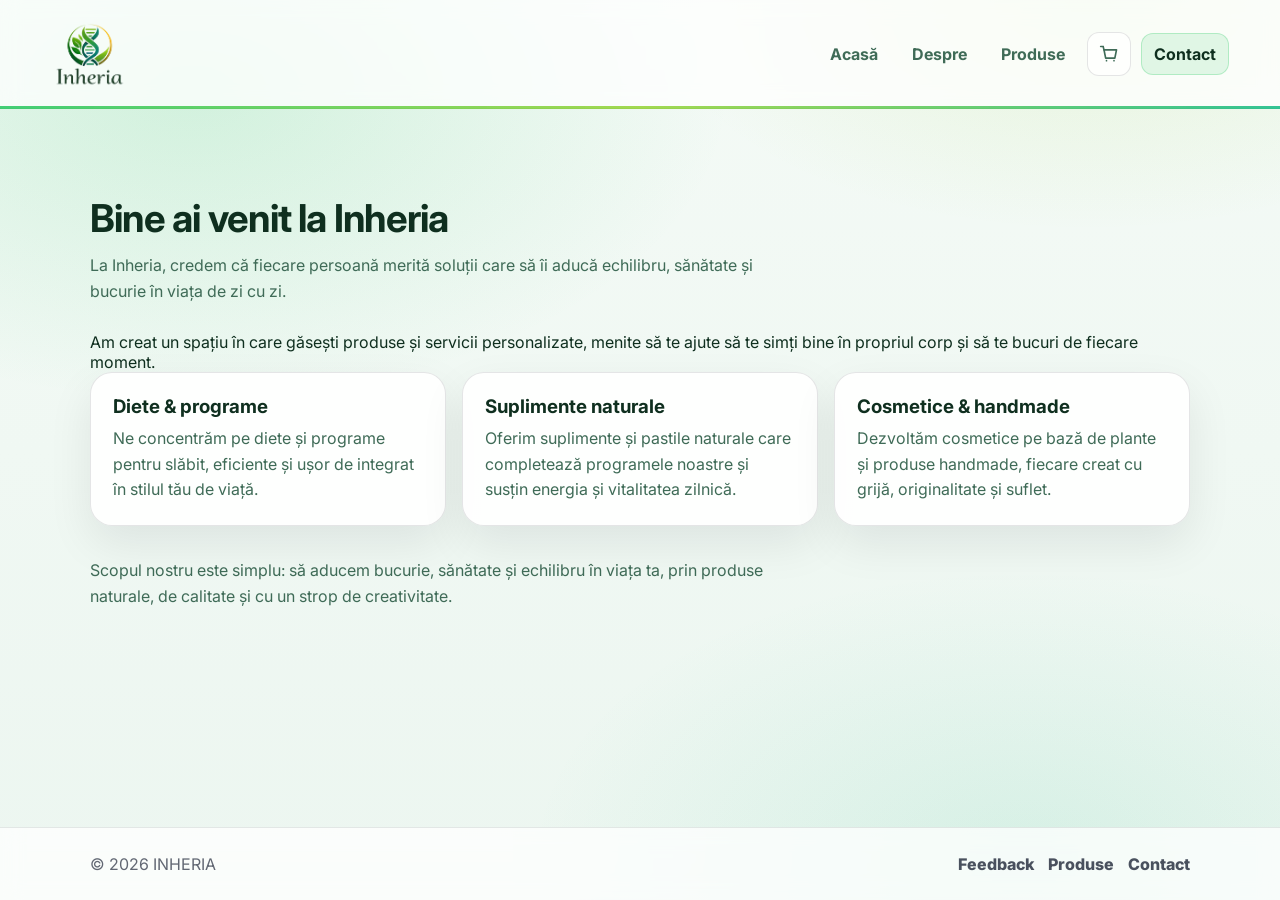
<file: site-business/despre.html>
<!DOCTYPE html>
<html lang="ro">
<head>
  <meta charset="UTF-8" />
  <meta name="viewport" content="width=device-width, initial-scale=1.0" />
  <title>Despre • INHERIA</title>

  <link rel="icon" type="image/png" sizes="32x32" href="favicon.png">
  <link rel="stylesheet" href="style.css" />
  <link rel="preconnect" href="https://fonts.googleapis.com">
  <link rel="preconnect" href="https://fonts.gstatic.com" crossorigin>
  <link href="https://fonts.googleapis.com/css2?family=Inter:wght@300;400;600;700&display=swap" rel="stylesheet">
</head>
<body>

 <header class="navbar">
  <a class="logo" href="index.html" aria-label="INHERIA - Acasă">
    <img src="images/logo.png" alt="Inheria logo">
  </a>

  <nav class="nav" id="nav">
    <a href="index.html">Acasă</a>
    <a href="despre.html">Despre</a>
    <a href="produse.html">Produse</a>

   <a href="cos.html" class="cart-link" aria-label="Coș">
  <span class="cart-icon" aria-hidden="true">
    <svg width="20" height="20" viewBox="0 0 24 24" fill="none">
      <path d="M6 7h15l-2 10H8L6 7Z" stroke="currentColor" stroke-width="2" stroke-linejoin="round"/>
      <path d="M6 7 5 3H2" stroke="currentColor" stroke-width="2" stroke-linecap="round"/>
      <path d="M9 21a1 1 0 1 0 0-2 1 1 0 0 0 0 2Z" fill="currentColor"/>
      <path d="M18 21a1 1 0 1 0 0-2 1 1 0 0 0 0 2Z" fill="currentColor"/>
    </svg>
  </span>

  <span class="cart-badge" data-cart-badge></span>
</a>

    <a href="contact.html" class="nav-cta">Contact</a>
  </nav>

  <button class="burger" id="burger" aria-label="Meniu">
    <span></span><span></span><span></span>
  </button>
</header>

  <main>
    <section class="section">
      <div class="container">
       <h2 class="section-title">Bine ai venit la Inheria</h2>
<p class="section-subtitle">
  La Inheria, credem că fiecare persoană merită soluții care să îi aducă echilibru,
  sănătate și bucurie în viața de zi cu zi.
</p>

<p>
  Am creat un spațiu în care găsești produse și servicii personalizate, menite să te
  ajute să te simți bine în propriul corp și să te bucuri de fiecare moment.
</p>

<div class="cards">
  <article class="card">
    <h3>Diete & programe</h3>
    <p>
      Ne concentrăm pe diete și programe pentru slăbit, eficiente și ușor de integrat
      în stilul tău de viață.
    </p>
  </article>

  <article class="card">
    <h3>Suplimente naturale</h3>
    <p>
      Oferim suplimente și pastile naturale care completează programele noastre și
      susțin energia și vitalitatea zilnică.
    </p>
  </article>

  <article class="card">
    <h3>Cosmetice & handmade</h3>
    <p>
      Dezvoltăm cosmetice pe bază de plante și produse handmade, fiecare creat cu grijă,
      originalitate și suflet.
    </p>
  </article>
</div>

<p class="section-subtitle" style="margin-top:32px">
  Scopul nostru este simplu: să aducem bucurie, sănătate și echilibru în viața ta,
  prin produse naturale, de calitate și cu un strop de creativitate.
</p>
</main>

  <footer class="footer">
    <div class="container footer-inner">
      <p>© <span id="year"></span> INHERIA</p>
      <div class="footer-links">
        <a href="feedback.html">Feedback</a>
        <a href="produse.html">Produse</a>
        <a href="contact.html">Contact</a>
      </div>
    </div>
  </footer>

  <script src="main.js"></script>
</body>
</html>
</file>
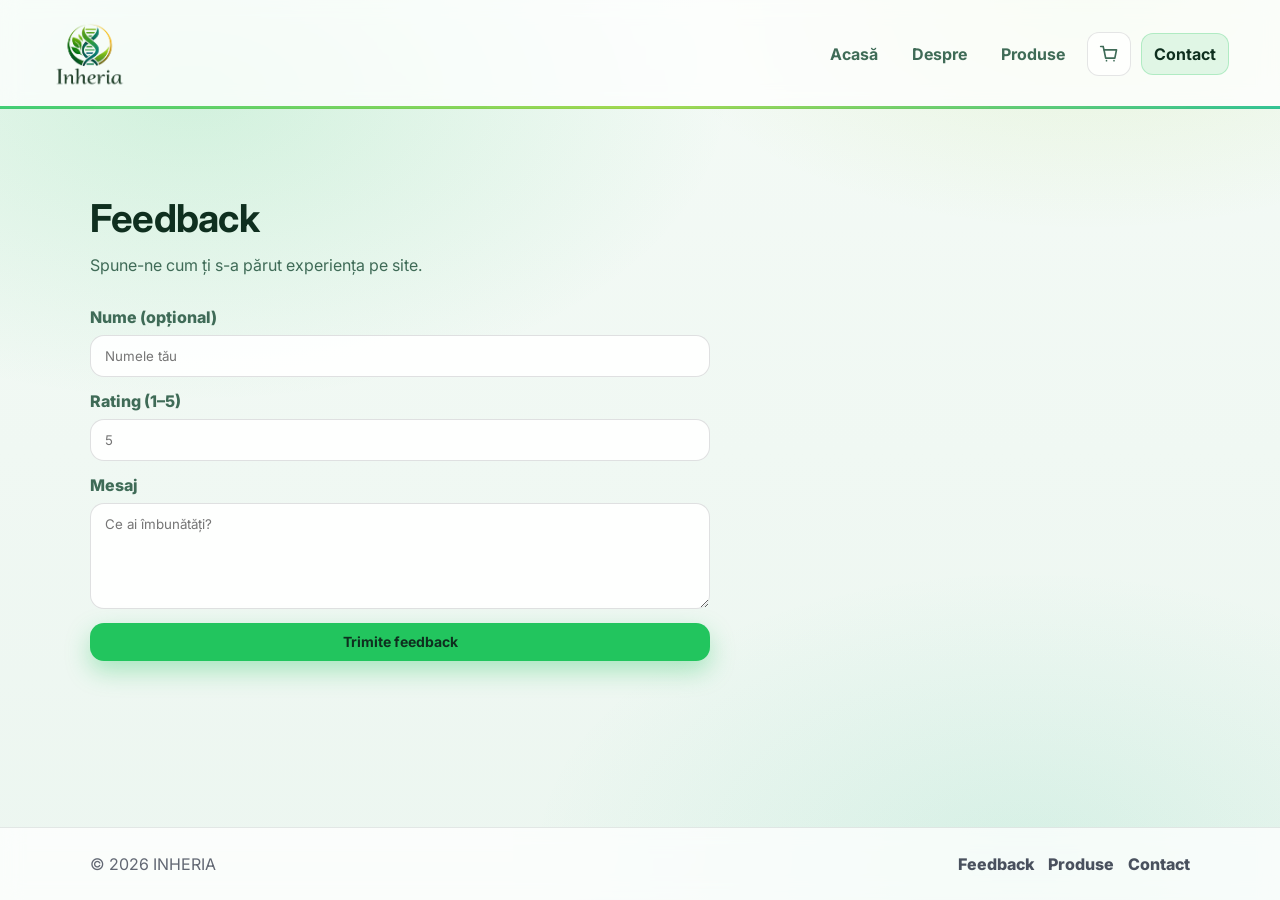
<file: site-business/feedback.html>
<!DOCTYPE html>
<html lang="ro">
<head>
  <meta charset="UTF-8" />
  <meta name="viewport" content="width=device-width, initial-scale=1.0" />
  <title>Feedback • INHERIA</title>

  <link rel="icon" type="image/png" sizes="32x32" href="favicon.png">
  <link rel="stylesheet" href="style.css" />
  <link rel="preconnect" href="https://fonts.googleapis.com">
<link rel="preconnect" href="https://fonts.gstatic.com" crossorigin>
<link href="https://fonts.googleapis.com/css2?family=Inter:wght@300;400;600;700&display=swap" rel="stylesheet">
</head>
<body>

<header class="navbar">
  <a class="logo" href="index.html" aria-label="INHERIA - Acasă">
    <img src="images/logo.png" alt="Inheria logo">
  </a>

  <nav class="nav" id="nav">
    <a href="index.html">Acasă</a>
    <a href="despre.html">Despre</a>
    <a href="produse.html">Produse</a>
  <a href="cos.html" class="cart-link" aria-label="Coș">
  <span class="cart-icon" aria-hidden="true">
    <svg width="20" height="20" viewBox="0 0 24 24" fill="none">
      <path d="M6 7h15l-2 10H8L6 7Z" stroke="currentColor" stroke-width="2" stroke-linejoin="round"/>
      <path d="M6 7 5 3H2" stroke="currentColor" stroke-width="2" stroke-linecap="round"/>
      <path d="M9 21a1 1 0 1 0 0-2 1 1 0 0 0 0 2Z" fill="currentColor"/>
      <path d="M18 21a1 1 0 1 0 0-2 1 1 0 0 0 0 2Z" fill="currentColor"/>
    </svg>
  </span>
  <span class="cart-badge" data-cart-badge></span>
</a>
    <a href="contact.html" class="nav-cta">Contact</a>
  </nav>

  <button class="burger" id="burger" aria-label="Meniu">
    <span></span><span></span><span></span>
  </button>
</header>

<main>
  <section class="section">
    <div class="container">
      <h2 class="section-title">Feedback</h2>
      <p class="section-subtitle">Spune-ne cum ți s-a părut experiența pe site.</p>

      <form class="form" id="feedbackForm">
        <label>
          Nume (opțional)
          <input name="name" placeholder="Numele tău">
        </label>

        <label>
          Rating (1–5)
          <input required type="number" name="rating" min="1" max="5" placeholder="5">
        </label>

        <label>
          Mesaj
          <textarea required name="message" rows="5" placeholder="Ce ai îmbunătăți?"></textarea>
        </label>

        <button class="btn primary" type="submit">Trimite feedback</button>
        <p class="hint" id="fbMsg" aria-live="polite"></p>
      </form>
    </div>
  </section>
</main>

<footer class="footer">
  <div class="container footer-inner">
    <p>© <span id="year"></span> INHERIA</p>
    <div class="footer-links">
        <a href="feedback.html">Feedback</a>
      <a href="produse.html">Produse</a>
      <a href="contact.html">Contact</a>
    </div>
  </div>
</footer>

<script src="main.js"></script>
<script>
  const ff = document.getElementById("feedbackForm");
  const msg = document.getElementById("fbMsg");

  ff.addEventListener("submit", (e) => {
    e.preventDefault();
    msg.textContent = "Mulțumim! Feedback-ul a fost înregistrat.";
    ff.reset();
  });
</script>

</body>
</html>
</file>
<file: style.css>
/* === FIX FOOTER JOS PE PAGINA ORGANIGRAMA === */
html, body {
  height: 100%;
}

body {
  min-height: 100%;
  display: flex;
  flex-direction: column;
}

main {
  flex: 1;
}

:root{
  --bg: #f4faf6;
  --bg2:#ecf6f0;
  --card:#ffffff;
  --text:#0f2f1f;
  --muted:#3f6b57;
  --line:rgba(15,47,31,0.10);
  --shadow: 0 18px 60px rgba(15,47,31,0.12);
  --radius: 22px;

  /* Verde Inheria */
  --accent: #2f855a;
  --accent2:#68d391;
  --green1: 34,197,94;   /* #22c55e */
  --green2: 16,185,129;  /* #10b981 */
  --lime: 132,204,22;    /* #84cc16 */
}

*{ margin:0; padding:0; box-sizing:border-box; }

html{ scroll-behavior:smooth; }
html, body { height: 100%; }
html{ background: var(--bg2); }

body{
  min-height: 100vh;
  display: flex;
  flex-direction: column;
  z-index: 0;
  isolation: isolate;
  font-family: "Inter", system-ui, -apple-system, Segoe UI, Roboto, Arial, sans-serif;

  /* background-ul îl randăm prin ::before (fixat pe viewport), ca să evităm
     "tăietura"/linia care apare uneori la scroll când gradientul se repornește */
  background: transparent;
  color: var(--text);
  position: relative;
}

/* background fix (uniform la scroll) */
body::before{
  content:"";
  position: fixed;
  /* extindem mult în afara viewport-ului ca să nu se vadă clipping-ul
     la margini (mai ales pe mobil / când bara de adresă se micșorează) */
  inset: -140px;
  z-index: -2;
  transform: translateZ(0);
  will-change: transform;
  opacity: 0.95;
  pointer-events: none;
  filter: saturate(1.05) brightness(1.02);
  animation: backgroundFloat 40s ease-in-out infinite;
background:
  radial-gradient(
    ellipse at 50% 30%,
    rgba(120, 190, 130, 0.35),
    rgba(120, 190, 130, 0.15) 40%,
    transparent 70%
  ),
  radial-gradient(
    ellipse at 20% 80%,
    rgba(90, 160, 110, 0.18),
    transparent 60%
  ),
  linear-gradient(
    180deg,
    #f7fcf8 0%,
    #eef7f0 40%,
    #e6f2ea 100%
  );
}

/* împinge footer-ul jos */
main{ flex: 1; }

/* layout */
.container{ width:min(1100px, 92%); margin:0 auto; }
.section{ padding: 86px 0; }
.section.alt{
  background: transparent;
  border-top: 0;
  border-bottom: 0;
}

.section-title{
  font-size: clamp(28px, 3vw, 40px);
  letter-spacing:-0.02em;
  margin-bottom: 12px;
}
.section-subtitle{
  color: var(--muted);
  max-width: 70ch;
  line-height:1.6;
  margin-bottom: 28px;
}

/* reveal */
.reveal{ opacity:0; transform: translateY(16px); transition: all .6s ease; }
.show{ opacity:1; transform: translateY(0); }

/* navbar */
.navbar{
  position: sticky;
  top: 0;
  z-index: 50;
  display:flex;
  align-items:center;
  justify-content:space-between;
  padding: 20px 4%;
  background: rgba(255,255,255,0.75);
  backdrop-filter: blur(10px);
  border-bottom:1px solid var(--line);
}

/* Linia colorată de sub navbar (global) */
.navbar::after{
  content:"";
  position:absolute;
  left:0;
  right:0;
  bottom:-1px;
  height:3px;
  background: linear-gradient(
    90deg,
    rgba(var(--green1), .85),
    rgba(var(--lime), .75),
    rgba(var(--green2), .85)
  );
}

.logo{
  display:flex;
  align-items:center;
  color: var(--text);
  text-decoration:none;
  font-weight: 900;
  letter-spacing:-0.02em;
  font-size: 18px;
}
.logo img{
  height: 68px;
  width: auto;
  display: block;
  transform: translateY(1px);
}
.logo-preview{
  z-index:-1;
  position:fixed;
  top:30%;
  left:80%;
  scale: 2.6;
  opacity: 0.2;
  filter:blur(2px);
}
.nav{
  display:flex;
  align-items:center;
  gap: 10px;
}
.nav a{
  color: var(--muted);
  text-decoration:none;
  font-weight: 700;
  padding: 10px 12px;
  border-radius: 12px;
  transition: all .2s ease;
}
.nav a:hover{
  color: var(--text);
  background: rgba(2,6,23,0.05);
}
.nav-cta{
  border: 1px solid rgba(var(--green1), .25);
  background: rgba(var(--green1), .12);
  color: var(--text) !important;
}

.nav-cta:hover{
  background: rgba(var(--green1), .18);
}

/* burger */
.burger{
  display:none;
  border:1px solid var(--line);
  background: rgba(255,255,255,0.8);
  border-radius: 14px;
  padding: 10px;
  cursor:pointer;
}
.burger span{
  display:block;
  width: 22px;
  height: 2px;
  background: var(--text);
  margin: 5px 0;
  transition: transform .2s ease, opacity .2s ease;
}
.burger.open span:nth-child(1){ transform: translateY(7px) rotate(45deg); }
.burger.open span:nth-child(2){ opacity:0; }
.burger.open span:nth-child(3){ transform: translateY(-7px) rotate(-45deg); }

/* === BUTOANE – stil unificat === */
button,
.btn{
  font-family: inherit;
  border: none;
  outline: none;
  appearance: none;
  -webkit-appearance: none;
  background: none;
}

/* buton principal */
.btn{
  display: inline-flex;
  align-items: center;
  justify-content: center;
  gap: 8px;

  padding: 12px 18px;
  border-radius: 14px;

  font-weight: 700;
  font-size: 14px;
  line-height: 1;

  cursor: pointer;
  text-decoration: none;

  color: var(--text);   /* 👈 FIXUL */
  
  transition: 
    background .2s ease,
    box-shadow .2s ease,
    transform .15s ease;
}

/* verde (primary) */
.btn.primary{
  background: #22c55e;
  color: var(--text); /* 👈 TEXT ÎNCHIS */
  box-shadow: 0 10px 25px rgba(34,197,94,.35);
}

.btn.primary:hover{
  background: #16a34a;
}

/* ghost (secundar) */
.btn.ghost{
  background: transparent;
  color: var(--text);
  border: 1px solid rgba(2,6,23,.12);
}

.btn.ghost:hover{
  background: rgba(var(--green1), .10);
  border-color: rgba(var(--green1), .25);
}

/* full width (pentru produse) */
.btn.full{
  width: 100%;
}

button:focus,
button:active,
.btn:focus,
.btn:active{
  outline: none;
  box-shadow: none;
}

button::-moz-focus-inner{
  border: 0;
}

.btn.full{
  width: 100%;
  white-space: nowrap;
}

/* hero */
.hero{
  width: min(900px, 92%);
  margin: 0 auto;
  display: flex;
  justify-content: center;
  text-align: center;
  padding: 90px 0 50px;
  position: relative;
  overflow: hidden;
}

.hero::before{
  content:"";
  position:absolute;
  inset:-40px;
  background:
    radial-gradient(700px 360px at 20% 20%, rgba(var(--green1), .18), transparent 60%),
    radial-gradient(700px 360px at 80% 10%, rgba(var(--lime), .12), transparent 55%);
  z-index:0;
}

.hero-text{ position: relative; z-index: 1; }
.badge{
  display:inline-block;
  padding: 8px 12px;
  border-radius: 999px;
  border:1px solid rgba(2,6,23,0.10);
  background: rgba(255,255,255,0.75);
  color: var(--muted);
  font-weight: 800;
  margin-bottom: 14px;
}
.hero-text h1{
  font-size: clamp(34px, 4.2vw, 58px);
  line-height:1.03;
  letter-spacing:-0.03em;
  margin-bottom: 14px;
}
.hero-text .sub{
  margin-left: auto;
  margin-right: auto;
  color: var(--muted);
  line-height:1.65;
  font-size: 16px;
  max-width: 65ch;
  margin-bottom: 20px;
}
.hero-actions{
  display:flex;
  gap: 12px;
  flex-wrap:wrap;
  margin-bottom: 18px;
  justify-content: center;
}

@keyframes float{ 0%,100%{ transform: translateY(0); } 50%{ transform: translateY(-12px); } }

.device{
  width:min(430px, 100%);
  margin-left:auto;
  border-radius: 28px;
  border:1px solid rgba(2,6,23,0.10);
  background: rgba(255,255,255,0.85);
  backdrop-filter: blur(14px);
  box-shadow: var(--shadow);
  overflow:hidden;
  transform: rotate(-1.5deg);
}
.device-top{
  display:flex;
  gap:8px;
  padding: 14px 16px;
  border-bottom:1px solid rgba(2,6,23,0.08);
  background: rgba(2,6,23,0.02);
}
.device-top span{
  width: 10px; height: 10px; border-radius: 50%;
  background: rgba(2,6,23,0.18);
}
.device-screen{ padding: 16px; display:grid; gap: 14px; }
.screen-kpi{ display:grid; grid-template-columns: 1fr 1fr; gap: 12px; }
.kpi{
  padding: 14px;
  border-radius: 18px;
  border:1px solid rgba(2,6,23,0.10);
  background: rgba(255,255,255,0.9);
}
.kpi p{ color: var(--muted); font-weight:800; font-size: 12px; }
.kpi h4{ margin-top: 6px; font-size: 20px; letter-spacing:-0.02em; }
.screen-chart{
  height: 110px;
  border-radius: 18px;
  border:1px solid rgba(2,6,23,0.10);
  background:
    linear-gradient(180deg, rgba(59,130,246,0.20), rgba(255,255,255,0.02)),
    repeating-linear-gradient(90deg, rgba(2,6,23,0.06) 0 1px, transparent 1px 18px);
}
.screen-list{ display:grid; gap: 10px; }
.row{ height: 14px; border-radius: 999px; background: rgba(2,6,23,0.10); }

/* cards & grids */
.cards{ display:grid; grid-template-columns: repeat(3, 1fr); gap: 16px; }
.card{
  border:1px solid rgba(2,6,23,0.10);
  background: rgba(255,255,255,0.9);
  border-radius: var(--radius);
  padding: 22px;
  box-shadow: 0 18px 45px rgba(2,6,23,0.08);
  transition: transform .22s ease, background .22s ease;
  position: relative;
  overflow: hidden;
}

.card::after{
  content:"";
  position:absolute;
  inset:0;
  background: linear-gradient(135deg, rgba(var(--green1), .10), transparent 45%);
  opacity: 0;
  transition: opacity .2s ease;
  pointer-events: none;
  z-index: 0;
}

.card > *{
  position: relative;
  z-index: 1;
}

.card:hover::after{
  opacity: 1;
}
.card:hover{ transform: translateY(-6px); background: #fff; }
.card h3{ margin-bottom: 8px; }
.card p{ color: var(--muted); line-height:1.6; }

/* products page grid */
.products{
  display: grid;
  grid-template-columns: repeat(3, minmax(0, 1fr));
  gap: 16px;
}

@media (min-width: 1280px){
  .products{ grid-template-columns: repeat(4, minmax(0, 1fr)); }
}
@media (max-width: 700px){
  .products{ grid-template-columns: 1fr; }
}

.product-card{
  border: 1px solid rgba(2,6,23,0.10);
  background: rgba(255,255,255,0.96);
  border-radius: var(--radius);
  padding: 20px;

  box-shadow: 0 10px 26px rgba(2,6,23,0.06);

  transition:
    transform .18s ease,
    box-shadow .18s ease,
    background .18s ease;
}

.product-card:hover{
  transform: translateY(-6px);
  background: #fff;
  box-shadow: 0 18px 45px rgba(2,6,23,0.10);
}
.product-badge{
  font-size: 12px;
  font-weight: 900;
  padding: 6px 10px;
  border-radius: 999px;
  border:1px solid rgba(59,130,246,0.20);
  background: rgba(59,130,246,0.10);
  color: var(--text);
}
.product-price{
  font-weight: 900;
  color: var(--text);
}
.product-card p{ color: var(--muted); line-height:1.6; margin-bottom: 14px; }

/* form */
.form{ display:grid; gap: 14px; max-width: 620px; }
label{ display:grid; gap: 8px; color: var(--muted); font-weight: 800; }
input, textarea{
  width: 100%;
  padding: 12px 14px;
  border-radius: 14px;
  border:1px solid rgba(2,6,23,0.12);
  background: rgba(255,255,255,0.9);
  color: var(--text);
  outline: none;
}
input:focus, textarea:focus{
  border-color: rgba(59,130,246,0.55);
  box-shadow: 0 0 0 4px rgba(59,130,246,0.14);
}
.hint{ color: rgba(15,23,42,0.65); font-size: 12px; margin-top: -6px; }

/* footer */
.footer{
  padding: 26px 0;
  border-top:1px solid var(--line);
  background: rgba(255,255,255,0.75);
  backdrop-filter: blur(10px);
}
.footer-inner{ display:flex; align-items:center; justify-content:space-between; gap: 12px; }
.footer p{ color: rgba(15,23,42,0.65); }
.footer-links{ display:flex; gap: 14px; }
.footer a{ color: rgba(15,23,42,0.75); text-decoration:none; font-weight: 800; }
.footer a:hover{ color: var(--text); }

/* responsive */
@media (max-width: 920px){
  .hero{ grid-template-columns: 1fr; padding: 46px 0 10px; }
  .hero-visual{ order:-1; min-height: 340px; }
  .cards, .products{ grid-template-columns: 1fr; }
}
@media (max-width: 720px){
  .nav{
    position: fixed;
    inset: 70px 14px auto 14px;
    display:none;
    flex-direction:column;
    gap: 8px;
    padding: 12px;
    border-radius: 18px;
    border:1px solid rgba(2,6,23,0.10);
    background: rgba(255,255,255,0.92);
    backdrop-filter: blur(12px);
  }
  .nav.open{ display:flex; }
  .nav a{ width:100%; }
  .burger{ display:block; }
}
.hero-image{
  width: 100%;
  max-width: 520px;
  display: block;
  margin-left: auto;
  border-radius: 24px;
  box-shadow: var(--shadow);
}
.logo img{
  height: 68px;      /* încearcă 64 sau 72 */
  width: auto;
  display: block;
}
@media (max-width: 768px){
  .logo img{
    height: 46px;
  }
}
.cart-link{
  position: relative;
  display:inline-flex;
  align-items:center;
  gap: 8px;
}

/* Coș în navbar: icon + badge */
.cart-link{
  position: relative;
  display: inline-flex;
  align-items: center;
  justify-content: center;
  width: 44px;
  height: 44px;
  border-radius: 14px;
  border: 1px solid rgba(2,6,23,0.10);
  background: rgba(255,255,255,0.7);
  color: var(--text);
}

.cart-link:hover{
  background: rgba(255,255,255,0.9);
}

.cart-icon{
  display: inline-flex;
}

/* Coș - rânduri */
.cart-row{
  display:flex;
  align-items:center;
  justify-content:space-between;
  gap: 12px;
  padding: 14px 16px;
  border:1px solid rgba(2,6,23,0.10);
  background: rgba(255,255,255,0.85);
  border-radius: var(--radius);
  box-shadow: 0 12px 30px rgba(2,6,23,0.06);
  margin-bottom: 10px;
}

.cart-sub{
  color: var(--muted);
  font-size: 13px;
  margin-top: 4px;
}

.cart-actions{
  display:flex;
  align-items:center;
  gap: 10px;
}

.qty{
  min-width: 24px;
  text-align:center;
  font-weight: 900;
}

.qty-btn, .remove-btn{
  width: 38px;
  height: 38px;
  border-radius: 14px;
  border:1px solid rgba(2,6,23,0.12);
  background: rgba(255,255,255,0.75);
  cursor:pointer;
  font-weight: 900;
  color: var(--text);
}

.remove-btn{
  background: rgba(59,130,246,0.08);
}
.btn:disabled{
  opacity: .7;
  cursor: not-allowed;
  transform: none;
  box-shadow: none;
}
/* === Coș profesional: counter mic === */
.cart-link{
  position: relative;
  display: inline-flex;
  align-items: center;
  justify-content: center;
  width: 44px;
  height: 44px;
  border-radius: 14px;
  border: 1px solid rgba(2,6,23,0.10);
  background: rgba(255,255,255,0.7);
  color: var(--text);
}

.cart-link:hover{
  background: rgba(255,255,255,0.92);
}

.cart-icon{
  display: inline-flex;
}

/* COUNTER MIC */
.cart-badge{
  position: absolute;
  top: 6px;
  right: 6px;

  min-width: 16px;
  height: 16px;
  padding: 0 4px;

  border-radius: 999px;
  background: #fff;
  border: 1px solid rgba(2,6,23,0.15);

  font-size: 10px;
  font-weight: 800;
  line-height: 1;

  display: none;
  align-items: center;
  justify-content: center;

  box-shadow: 0 6px 18px rgba(2,6,23,0.18);
}
/* --- Home extra sections --- */
.hero-note{
  color: var(--muted);
  font-weight: 700;
  margin-top: 10px;
}

/* grid 4 + grid 3 */
.grid-4{
  display: grid;
  grid-template-columns: repeat(4, 1fr);
  gap: 16px;
}

.grid-3{
  display: grid;
  grid-template-columns: repeat(3, 1fr);
  gap: 16px;
}

/* fundal mai soft pentru secțiuni */
.section.soft{
  background: rgba(255,255,255,0.55);
  border-top: 1px solid var(--line);
  border-bottom: 1px solid var(--line);
}

/* steps */
.step{
  position: relative;
  overflow: hidden;
}

.step-num{
  width: 34px;
  height: 34px;
  border-radius: 12px;
  display: inline-flex;
  align-items: center;
  justify-content: center;
  font-weight: 900;
  color: var(--text);
  border: 1px solid rgba(2,6,23,0.10);
  background: rgba(255,255,255,0.85);
  margin-bottom: 10px;
}

/* CTA layout */
.cta{
  display: flex;
  align-items: center;
  justify-content: space-between;
  gap: 16px;
  border: 1px solid rgba(2,6,23,0.10);
  background: rgba(255,255,255,0.75);
  border-radius: var(--radius);
  padding: 18px;
} 

/* CTA card – mai “wow” */
.cta{
  position: relative;
  overflow: hidden;
}

.cta::before{
  content:"";
  position:absolute;
  inset:-2px;
  background: linear-gradient(135deg, rgba(var(--green1), .25), rgba(var(--lime), .18), rgba(255,255,255,0.9));
  filter: blur(10px);
  opacity: .9;
  z-index: 0;
}

.cta > *{ position: relative; z-index: 1; }

/* CTA Home – puțin mai jos + mai aerisit */
.section-cta{
  padding-top: 110px;     /* mai jos față de hero */
  padding-bottom: 110px;  /* mai mult spațiu până la footer */
}

/* responsive */
@media (max-width: 950px){
  .grid-4{ grid-template-columns: repeat(2, 1fr); }
  .grid-3{ grid-template-columns: 1fr; }
  .cta{ flex-direction: column; align-items: flex-start; }
}
@media (max-width: 520px){
  .grid-4{ grid-template-columns: 1fr; }
}
/* --- Ghid formular --- */
.guide-grid{
  display: grid;
  grid-template-columns: 1fr 1fr;
  gap: 16px;
  margin-top: 18px;
}

.guide-title{
  font-size: 18px;
  margin-bottom: 10px;
}

.guide-sub{
  font-size: 13px;
  text-transform: uppercase;
  letter-spacing: .03em;
  color: var(--muted);
  margin-top: 14px;
  margin-bottom: 8px;
}

.guide-list{
  margin-left: 18px;
  color: var(--muted);
  line-height: 1.7;
}

.guide-list li{
  margin: 4px 0;
}

.guide-steps{
  margin-left: 18px;
  color: var(--muted);
  line-height: 1.7;
}

.guide-cta{
  display: flex;
  gap: 12px;
  flex-wrap: wrap;
  margin-top: 16px;
}

@media (max-width: 950px){
  .guide-grid{ grid-template-columns: 1fr; }
}
/* --- Formular wizard --- */
.form-progress{
  margin: 14px 0 18px;
}
.form-progress-top{
  display:flex;
  align-items:center;
  justify-content:space-between;
  gap: 12px;
  margin-bottom: 10px;
}
.link-muted{
  color: var(--muted);
  text-decoration: none;
  font-weight: 700;
}
.link-muted:hover{ color: var(--text); }

.bar{
  height: 10px;
  border-radius: 999px;
  background: rgba(255,255,255,0.7);
  border: 1px solid rgba(2,6,23,0.10);
  overflow: hidden;
}
.bar-fill{
  height: 100%;
  width: 50%;
  background: linear-gradient(135deg, var(--accent), var(--accent2));
}

.form-wizard{ display:grid; gap: 16px; }
.form-title{ margin-bottom: 10px; }

.form-sub{
  font-size: 13px;
  text-transform: uppercase;
  letter-spacing: .03em;
  color: var(--muted);
  margin: 14px 0 8px;
}

.form-grid{
  display:grid;
  grid-template-columns: 1fr 1fr;
  gap: 12px 16px;
  margin-bottom: 8px;
}

.form-grid label{ margin: 0; }

.wizard-actions{
  display:flex;
  align-items:center;
  justify-content:space-between;
  gap: 12px;
  margin-top: 10px;
}

.check-grid{
  display:grid;
  grid-template-columns: 1fr 1fr;
  gap: 8px 10px;
  padding: 10px;
  border: 1px solid rgba(2,6,23,0.10);
  border-radius: 14px;
  background: rgba(255,255,255,0.65);
}

.check{
  display:flex;
  align-items:center;
  gap: 10px;
  color: var(--muted);
  font-weight: 700;
}

.consent{
  display:flex;
  align-items:flex-start;
  gap: 10px;
  color: var(--muted);
  font-weight: 800;
  margin-top: 10px;
}

select{
  width: 100%;
  padding: 12px 14px;
  border-radius: 14px;
  border:1px solid rgba(2,6,23,0.12);
  background: rgba(255,255,255,0.9);
  color: var(--text);
  outline: none;
}

button, input, select, textarea{
  font-family: inherit;
  color: inherit;
}

@media (max-width: 900px){
  .form-grid{ grid-template-columns: 1fr; }
  .check-grid{ grid-template-columns: 1fr; }
  .form-progress-top{ flex-direction: column; align-items:flex-start; }
}
.badge{
  background: rgba(var(--green1), .12);
  border: 1px solid rgba(var(--green1), .22);
  color: var(--text);
}
.hero{
  position: relative;
  overflow: hidden;
}

.hero::before{
  content:"";
  position:absolute;
  inset:0;
  background:
    radial-gradient(520px 260px at 50% 20%, rgba(34,197,94,.10), transparent 65%),
    radial-gradient(520px 260px at 85% 10%, rgba(132,204,22,.07), transparent 70%);
  pointer-events:none;
  z-index:0;
}

.hero-text{ position: relative; z-index: 1; }

.hero::before{
  content:"";
  position:absolute;
  width: 520px;
  height: 520px;
  left: 50%;
  top: -260px;
  transform: translateX(-50%);
  background: radial-gradient(circle at 30% 30%,
    rgba(var(--green1), .20),
    transparent 60%
  );
  filter: blur(10px);
  pointer-events:none;
}
.btn{
  transition: transform .12s ease, box-shadow .18s ease, filter .18s ease;
}

.btn:hover{
  transform: translateY(-1px);
  box-shadow: 0 12px 28px rgba(0,0,0,.10);
}

.btn:active{
  transform: translateY(0px);
  box-shadow: 0 8px 20px rgba(0,0,0,.08);
}
.section-divider{ width:100%; height:66px; position:relative; }

.divider-arc::before{
  content:"";
  position:absolute;
  left:50%;
  top:12px;
  transform:translateX(-50%);
  width:min(820px, 92vw);
  height:46px;
  border-radius: 0 0 999px 999px;
  border: 2px solid rgba(var(--green1), .10);
  border-top: 0;
}
html, body { height: 100%; }

body{
  min-height: 100vh;
  display: flex;
  flex-direction: column;
}

main{ flex: 1; }
html, body { height: 100%; }

body{
  min-height: 100vh;
  display: flex;
  flex-direction: column;
}

main{ flex: 1; }
#errStep1, #errStep2{
  color: #b91c1c;
  font-weight: 700;
  margin-top: 10px;
}
/* Produse: layout cu catalog în stânga */
.catalog-layout{
  display: grid;
  grid-template-columns: 280px 1fr;
  gap: 18px;
  margin-top: 18px;
}

.catalog-sidebar{
  position: sticky;
  top: 88px; /* să stea sub navbar */
  align-self: start;
}

.catalog-box{
  background: rgba(var(--card), .92);
  border: 1px solid rgba(var(--green1), .16);
  border-radius: 18px;
  padding: 10px 12px;
  box-shadow: 0 14px 40px rgba(0,0,0,.08);
  margin-bottom: 12px;
}

.catalog-box > summary{
  cursor: pointer;
  font-weight: 800;
  padding: 8px 6px;
  list-style: none;
}
.catalog-box > summary::-webkit-details-marker{ display:none; }

.catalog-links{
  display:flex;
  flex-direction: column;
  gap: 8px;
  padding: 8px 6px 10px;
}

.catalog-link{
  text-align:left;
  border: 1px solid rgba(var(--green1), .14);
  background: rgba(var(--bg2), .5);
  padding: 10px 12px;
  border-radius: 12px;
  cursor: pointer;
}

.catalog-link:hover{
  background: rgba(var(--green1), .08);
}

.catalog-link.is-active{
  background: rgba(var(--green1), .14);
  border-color: rgba(var(--green1), .22);
  font-weight: 800;
}

.catalog-filters{
  display:flex;
  flex-direction: column;
  gap: 10px;
  padding: 8px 6px 12px;
}

.radio{
  display:flex;
  gap: 10px;
  align-items:center;
  cursor:pointer;
}

.catalog-top{
  display:flex;
  justify-content: space-between;
  align-items:center;
  margin-bottom: 10px;
}

.catalog-active{
  font-weight: 800;
  color: var(--text);
}

/* Responsive: pe mobil sidebar devine pe verticală */
@media (max-width: 900px){
  .catalog-layout{ grid-template-columns: 1fr; }
  .catalog-sidebar{ position: static; }
}
/* ===== PRODUSE: layout tip site mare ===== */
.shop-layout{
  display:grid;
  grid-template-columns: 320px 1fr; /* sidebar mai solid */
  gap: 24px;                        /* mai mult spațiu între coloane */
  margin-top: 18px;
  align-items: start;
}

.shop-main{
  min-width: 0; /* ajută grid-ul să nu înghesuie */
}

.shop-sidebar{
  position: sticky;
  top: 88px;
  align-self: start;
}

.filter-card{
  background: rgba(var(--card), .92);
  border: 1px solid rgba(var(--green1), .16);
  border-radius: 18px;
  padding: 16px;
  box-shadow: 0 14px 40px rgba(0,0,0,.08);
  margin-bottom: 12px;
}

.filter-card h3{
  margin: 0 0 10px;
  font-size: 16px;
}

.filter-list{
  display:flex;
  flex-direction: column;
  gap: 8px;
}

.cat-item{
  display:flex;
  justify-content: space-between;
  align-items:center;
  text-align:left;
  border: 1px solid rgba(var(--green1), .14);
  background: rgba(var(--bg2), .55);
  padding: 12px 12px;
  border-radius: 14px;
  cursor:pointer;
}

.cat-item:hover{ background: rgba(var(--green1), .08); }
.cat-item.is-active{
  background: rgba(var(--green1), .14);
  border-color: rgba(var(--green1), .22);
  font-weight: 800;
}

.cat-count{
  font-size: 12px;
  color: var(--muted);
  border: 1px solid rgba(var(--green1), .14);
  background: rgba(var(--card), .8);
  padding: 2px 8px;
  border-radius: 999px;
}

/* Toolbar produse: search + sort aliniate perfect */
.shop-toolbar{
  display: flex;
  align-items: center;           /* CHEIA: centrare verticală */
  justify-content: space-between;
  gap: 18px;
  padding: 18px 22px;            /* mai aerisit și simetric */
}

.search-wrap{
  flex: 1;
  display: flex;
  align-items: center;
  justify-content: flex-start;
  margin: 0;                     /* elimină orice offset */
  max-width: 520px;              /* nu-l lăsa să fie uriaș */
}

.search-wrap input{
  width: 100%;
  height: 44px;                  /* înălțime constantă => aliniere perfectă */
  padding: 0 16px;
  font-size: 1rem;
  border-radius: 14px;
  border: 1px solid rgba(2,6,23,0.12);
  background: #fff;
}

.toolbar-right{
  display: flex;
  align-items: center;
}

#sortSelect{
  height: 44px;                  /* aceeași înălțime ca search */
  padding: 0 14px;
  border-radius: 14px;
  border: 1px solid rgba(2,6,23,0.12);
  background: #fff;
}

/* Responsive: pe mobil le punem unul sub altul */
@media (max-width: 720px){
  .shop-toolbar{
    flex-direction: column;
    align-items: stretch;
  }
  .search-wrap{
    max-width: 100%;
  }
  #sortSelect{
    width: 100%;
  }
}

.search-wrap input{
  width: 100%;
  padding: 13px 18px; /* mai jos, mai compact */
  font-size: 1rem;

  border-radius: 14px;
  border: 1px solid rgba(2,6,23,0.15);
  background: #fff;

  box-shadow: 0 8px 22px rgba(2,6,23,0.06);
  transition: border .2s ease, box-shadow .2s ease;
}

.search-wrap input::placeholder{
  color: #9aa0a6;
}

.search-wrap input:focus{
  outline: none;
  border-color: #2f5e44;
  box-shadow: 0 0 0 4px rgba(47,94,68,0.15);
}

.toolbar-right select{
  border: 1px solid rgba(var(--green1), .16);
  background: rgba(var(--bg2), .55);
  border-radius: 12px;
  padding: 10px 12px;
}

.shop-meta{
  margin: 10px 0 10px;
  color: var(--muted);
  font-weight: 600;
}

/* card produs cu imagine + click pe tot */
.product-card-click .product-link{
  display:block;
  color: inherit;
  text-decoration:none;
}

.product-thumb{
  border-radius: 14px;
  overflow:hidden;
  border: 1px solid rgba(var(--green1), .12);
  background: rgba(var(--bg2), .35);
  margin-bottom: 10px;
}

.product-thumb img{
  width:100%;
  height: 160px;
  object-fit:scale-down;
  display:block;
}

.product-card-click:hover{
  transform: translateY(-2px);
}

/* badge-uri faine */
.product-badge{ border-radius: 999px; padding: 6px 10px; }
.badge-popular{ background: rgba(34,197,94,.14); border:1px solid rgba(34,197,94,.25); }
.badge-nou{ background: rgba(59,130,246,.14); border:1px solid rgba(59,130,246,.25); }
.badge-best-seller{ background: rgba(245,158,11,.14); border:1px solid rgba(245,158,11,.25); }
.badge-natural{ background: rgba(var(--green1), .12); border:1px solid rgba(var(--green1), .22); }

/* pagina produs */
.product-page{ display:flex; flex-direction: column; gap: 14px; }
.back-link{ text-decoration:none; font-weight:700; color: var(--text); opacity:.85; }
.back-link:hover{ opacity:1; }

.product-hero{
  display:grid;
  grid-template-columns: 360px 1fr;
  gap: 16px;
  align-items: start;
}

.product-media img{
  width:100%;
  border-radius: 14px;
  border: 1px solid rgba(var(--green1), .14);
  height: 320px;
  object-fit:scale-down;
  display:block;
}

.product-title{ margin: 8px 0 6px; font-size: clamp(24px, 3vw, 34px); }
.product-short{ color: var(--muted); margin-bottom: 10px; }

.product-highlights{
  margin: 10px 0 14px;
  padding-left: 18px;
  color: var(--text);
}

.product-actions{ display:flex; gap: 10px; flex-wrap: wrap; }

@media (max-width: 980px){
  .shop-layout{ grid-template-columns: 1fr; }
  .shop-sidebar{ position: static; }
  .product-hero{ grid-template-columns: 1fr; }
  .product-media img{ height: 240px; }
}
/* Card produs: butonul mereu jos + înălțime consistentă */
.product-card{
  display: flex;
  flex-direction: column;
  height: 100%;
}

.product-card .product-link{
  display: flex;
  flex-direction: column;
  flex: 1;              /* umple spațiul de sus */
}

.product-card h3{
  margin-bottom: 6px;
}

/* descriere cu max 3 rânduri */
.product-card p{
  margin-top: 0;

  display: -webkit-box;
  -webkit-box-orient: vertical;
  -webkit-line-clamp: 3;

  line-clamp: 3;        /* standard */
  overflow: hidden;
}

/* împinge butonul jos indiferent de text */
.product-card .btn{
  margin-top: auto;
}
.product-thumb img{
  width: 100%;
  height: 160px;
  object-fit:scale-down;
  display: block;
  background: rgba(var(--bg2), .35);
}
.cart-summary {
  margin-top: 30px;
  padding: 22px 24px;
  border-radius: 16px;
  background: #ffffff;
  border: 1px solid rgba(0, 0, 0, 0.12);
  box-shadow: 0 12px 28px rgba(0, 0, 0, 0.06);
  display: flex;
  justify-content: space-between;
  align-items: center;
}

.cart-total-label {
  margin: 0;
  font-weight: 500;
  color: #555;
}

max.cart-total-value {
  margin: 0;
  font-weight: 700;
  font-size: 1.4rem;
  color: #1f3d2b; /* verde elegant */
}

.cart-checkout {
  margin-top: 20px;
  text-align: right;
}
/* ===== Price slider: track + thumb perfectly aligned ===== */
#maxPrice{
  -webkit-appearance: none;
  appearance: none;
  width: 100%;
  background: transparent; /* track-ul îl controlăm separat */
  padding: 0;
  margin: 0;
}

/* Chrome / Edge track */
#maxPrice::-webkit-slider-runnable-track{
  height: 10px;
  border-radius: 999px;
    background: transparent;; /* fallback; JS pune gradientul pe input */
}

/* Chrome / Edge thumb */
#maxPrice::-webkit-slider-thumb{
  -webkit-appearance: none;
  appearance: none;
  width: 18px;
  height: 18px;
  border-radius: 50%;
  background: #3a6b52;
  border: 2px solid #fff;
  box-shadow: 0 6px 16px rgba(0,0,0,.12);
  cursor: pointer;

  /* cheia: thumb centrat pe track */
  margin-top: -4px; /* (10px track - 18px thumb) / 2 = -4px */
}

/* Firefox track */
#maxPrice::-moz-range-track{
  height: 10px;
  border-radius: 999px;
  background: #3a6b52;
}

/* Firefox thumb */
#maxPrice::-moz-range-thumb{
  width: 18px;
  height: 18px;
  border-radius: 50%;
  background: rgb(var(--green1));
  border: 2px solid #fff;
  box-shadow: 0 6px 16px rgba(0,0,0,.12);
  cursor: pointer;
}
/* Elimină highlight-ul albastru la drag / focus */
#maxPrice{
  outline: none;
  -webkit-tap-highlight-color: transparent;
}

#maxPrice:focus-visible{
  box-shadow: 0 0 0 3px rgba(47, 94, 68, 0.25);
  border-radius: 999px;
}

#maxPrice::-moz-focus-outer{
  border: 0;
}
/* Nu mai selectează nimic cât timp tragi sliderul */
.no-select, .no-select *{
  user-select: none;
  -webkit-user-select: none;
}

/* Scoate orice ring/outline default */
#maxPrice:focus{
  outline: none !important;
  box-shadow: none !important;
}
/* ===== Searchbar cu icon (suprascrie stilurile vechi) ===== */
.search-wrap{
  position: relative;
  width: 100%;
  max-width: 460px;
  margin: 0; /* nu-l mai deplasa */
}

.search-wrap::before{
  content: "🔍";
  position: absolute;
  left: 16px;
  top: 50%;
  transform: translateY(-50%);
  font-size: 16px;
  opacity: 0.6;
  pointer-events: none;
}

.search-wrap input{
  width: 100%;
  height: 44px;
  padding: 0 16px 0 44px; /* spațiu pentru icon */
  font-size: 1rem;

  border-radius: 14px;
  border: 1px solid rgba(2,6,23,0.12);
  background: #fff;

  box-shadow: 0 8px 22px rgba(2,6,23,0.06);
  transition: border .2s ease, box-shadow .2s ease;
}

.search-wrap input:focus{
  outline: none;
  border-color: #2f5e44;
  box-shadow: 0 0 0 3px rgba(47,94,68,0.15);
}
/* Scoatem gradientul din hero ca să nu se vadă “tăietura” */
.hero::before{
  display: none;
}
/* FIX definitiv pentru “tăietura” de fundal */
.recommend,
.recommendations,
.cta,
.section-highlight{
  background: transparent !important;
}
.recommend .card,
.recommendations .card,
.cta .card,
.section-highlight .card{
  background: #ffffff;
  border-radius: 22px;
  border: 1px solid rgba(2,6,23,0.08);
  box-shadow: 0 18px 45px rgba(2,6,23,0.08);
}
/* Elimină linia/tăietura dintre secțiuni (borderul din .section.alt) */
.section.alt{
  border-top: 0 !important;
  border-bottom: 0 !important;
  background: transparent !important;
}
.section.alt{
  background: rgba(255,255,255,0.35) !important; /* foarte subtil */
}
/* cardul din secțiunea cu recomandări: fundal solid ca să nu mai apară seam */
.reco-card,
.cta-card,
.section .card{
  background: #ffffff !important;
}
@keyframes backgroundFloat {
    0% {
        transform: translateY(0px);
    }
    50% {
        transform: translateY(-40px);
    }
    100% {
        transform: translateY(0px);
    }
}
.org-page{
  max-width: 1200px;
  margin: 40px auto 80px;
  padding: 0 16px;
}

.org-head{
  margin-bottom: 18px;
}

.org-head p{
  margin: 8px 0 0;
  color: #3f6f55;
}

.org-svg{
  background: rgba(255,255,255,0.65);
  border: 1px solid rgba(31,138,69,0.18);
  border-radius: 18px;
  padding: 18px;
  overflow: auto;
}

.org-svg svg{
  width: 100%;
  min-width: 980px;
  height: auto;
  display: block;
}
/* Forțează SVG-ul să folosească fontul site-ului */
.org-svg svg text{
  font-family: inherit !important;
}
/* === About: Organigram section === */
.org-preview {
  margin-top: 26px;
  padding: 18px 18px;
  border-radius: 18px;
  background: rgba(255,255,255,0.55);
  border: 1px solid rgba(31,138,69,0.16);
  max-width: 720px;
}

.org-preview p {
  margin: 6px 0 12px;
  color: #3f6f55;
}

/* butonul */
.org-cta {
  display: inline-flex;
  align-items: center;
  justify-content: center;
  padding: 10px 16px;
  border-radius: 999px;
  text-decoration: none;
  font-weight: 600;
  font-size: 14px;
  color: #0f2f1f;
  background: rgba(31,138,69,0.12);
  border: 1px solid rgba(31,138,69,0.28);
  transition: transform .15s ease, box-shadow .15s ease, background .15s ease;
}

.org-cta:hover {
  transform: translateY(-1px);
  background: rgba(31,138,69,0.16);
  box-shadow: 0 10px 22px rgba(31,138,69,0.12);
}
/* === About: Organigram callout (pro look) === */
.org-callout{
  margin-top: 26px;
}

.org-callout__inner{
  max-width: 980px;               /* se aliniază bine cu zona de content */
  display: flex;
  align-items: center;
  justify-content: space-between;
  gap: 18px;

  padding: 18px 18px;
  border-radius: 18px;

  background: rgba(255,255,255,0.70);
  border: 1px solid rgba(31,138,69,0.16);
  box-shadow: 0 14px 30px rgba(0,0,0,0.06);
  backdrop-filter: blur(6px);
}

.org-callout__text h2{
  margin: 0;
  font-size: 26px;
  line-height: 1.15;
}

.org-callout__text p{
  margin: 6px 0 0;
  color: #3f6f55;
}

.org-callout__btn{
  display: inline-flex;
  align-items: center;
  gap: 10px;

  padding: 12px 18px;
  border-radius: 999px;

  text-decoration: none;
  font-weight: 700;
  font-size: 14px;

  color: #0f2f1f;
  background: rgba(31,138,69,0.12);
  border: 1px solid rgba(31,138,69,0.28);

  transition: transform .15s ease, box-shadow .15s ease, background .15s ease;
  white-space: nowrap;
}

.org-callout__btn:hover{
  transform: translateY(-1px);
  background: rgba(31,138,69,0.16);
  box-shadow: 0 12px 26px rgba(31,138,69,0.18);
}

.org-callout__arrow{
  font-size: 16px;
  line-height: 1;
  transform: translateY(-1px);
}

/* Responsive */
@media (max-width: 720px){
  .org-callout__inner{
    flex-direction: column;
    align-items: flex-start;
  }
}
/* Desktop default */
.org-mobile{ display:none; }
.org-desktop{ display:block; }

/* Mobile layout */
@media (max-width: 760px){
  .org-desktop{ display:none; }
  .org-mobile{ display:block; }

  .org-svg{
    padding: 14px;
  }

  .org-mobile{
    margin-top: 10px;
  }

  .org-m-title{
    margin: 18px 0 10px;
    font-size: 16px;
    color: #0f2f1f;
  }

  .org-m-node{
    background: rgba(255,255,255,0.75);
    border: 1px solid rgba(31,138,69,0.22);
    border-radius: 16px;
    padding: 12px 14px;
    box-shadow: 0 10px 22px rgba(0,0,0,0.06);
  }

  .org-m-node.top{
    text-align: center;
  }

  .org-m-node.small{
    padding: 10px 12px;
    border-radius: 14px;
    box-shadow: none;
    background: rgba(255,255,255,0.65);
  }

  .n-name{
    font-weight: 800;
    font-size: 16px;
    color: #0f2f1f;
  }

  .n-role{
    margin-top: 3px;
    font-size: 13px;
    color: #3f6f55;
  }

  .org-m-connector{
    height: 14px;
  }

  .org-m-grid{
    display: grid;
    grid-template-columns: 1fr;
    gap: 12px;
  }

  .org-m-card{
    background: rgba(255,255,255,0.55);
    border: 1px solid rgba(31,138,69,0.14);
    border-radius: 18px;
    padding: 12px;
  }

  .org-m-sub{
    margin-top: 10px;
    display: grid;
    gap: 10px;
  }
}
@media (max-width: 760px){
  .org-acc{
    display: grid;
    gap: 12px;
    margin-top: 8px;
  }

  .org-acc-item{
    background: rgba(255,255,255,0.55);
    border: 1px solid rgba(31,138,69,0.14);
    border-radius: 18px;
    overflow: hidden;
  }

  .org-acc-sum{
    list-style: none;
    cursor: pointer;
    user-select: none;

    display: flex;
    align-items: center;
    justify-content: space-between;
    gap: 12px;

    padding: 14px 14px;
    font-weight: 800;
    color: #0f2f1f;
  }

  /* scoate markerul default */
  .org-acc-sum::-webkit-details-marker{ display:none; }

  .org-acc-chevron{
    transition: transform .2s ease;
    opacity: 0.8;
  }

  details[open] .org-acc-chevron{
    transform: rotate(180deg);
  }

  .org-acc-body{
    padding: 0 14px 14px 14px;
    display: grid;
    gap: 10px;
  }
}
</file>
<file: site-business/style.css>
:root{
  --bg: #f4faf6;
  --bg2:#ecf6f0;
  --card:#ffffff;
  --text:#0f2f1f;
  --muted:#3f6b57;
  --line:rgba(15,47,31,0.10);
  --shadow: 0 18px 60px rgba(15,47,31,0.12);
  --radius: 22px;

  /* Verde Inheria */
  --accent: #2f855a;
  --accent2:#68d391;
  --green1: 34,197,94;   /* #22c55e */
  --green2: 16,185,129;  /* #10b981 */
  --lime: 132,204,22;    /* #84cc16 */
}

*{ margin:0; padding:0; box-sizing:border-box; }

html{ scroll-behavior:smooth; }
html, body { height: 100%; }

body{
  min-height: 100vh;
  display: flex;
  flex-direction: column;

  font-family: "Inter", system-ui, -apple-system, Segoe UI, Roboto, Arial, sans-serif;
  background:
  radial-gradient(900px 520px at 15% 10%, rgba(var(--green1), .16), transparent 60%),
  radial-gradient(800px 420px at 85% 0%, rgba(var(--lime), .12), transparent 55%),
  radial-gradient(900px 520px at 80% 95%, rgba(var(--green2), .10), transparent 55%),
  linear-gradient(180deg, var(--bg), var(--bg2));

  color: var(--text);
}

/* împinge footer-ul jos */
main{ flex: 1; }

/* layout */
.container{ width:min(1100px, 92%); margin:0 auto; }
.section{ padding: 86px 0; }
.section.alt{
  background: rgba(255,255,255,0.6);
  border-top:1px solid var(--line);
  border-bottom:1px solid var(--line);
}

.section-title{
  font-size: clamp(28px, 3vw, 40px);
  letter-spacing:-0.02em;
  margin-bottom: 12px;
}
.section-subtitle{
  color: var(--muted);
  max-width: 70ch;
  line-height:1.6;
  margin-bottom: 28px;
}

/* reveal */
.reveal{ opacity:0; transform: translateY(16px); transition: all .6s ease; }
.show{ opacity:1; transform: translateY(0); }

/* navbar */
.navbar{
  position: sticky;
  top: 0;
  z-index: 50;
  display:flex;
  align-items:center;
  justify-content:space-between;
  padding: 20px 4%;
  background: rgba(255,255,255,0.75);
  backdrop-filter: blur(10px);
  border-bottom:1px solid var(--line);
}

/* Linia colorată de sub navbar (global) */
.navbar{
  position: sticky;
  top: 0;
  z-index: 50;
}

.navbar::after{
  content:"";
  position:absolute;
  left:0;
  right:0;
  bottom:-1px;
  height:3px;
  background: linear-gradient(
    90deg,
    rgba(var(--green1), .85),
    rgba(var(--lime), .75),
    rgba(var(--green2), .85)
  );
}

.logo{
  display:flex;
  align-items:center;
  color: var(--text);
  text-decoration:none;
  font-weight: 900;
  letter-spacing:-0.02em;
  font-size: 18px;
}
.logo img{
  height: 68px;
  width: auto;
  display: block;
  transform: translateY(1px);
}
.nav{
  display:flex;
  align-items:center;
  gap: 10px;
}
.nav a{
  color: var(--muted);
  text-decoration:none;
  font-weight: 700;
  padding: 10px 12px;
  border-radius: 12px;
  transition: all .2s ease;
}
.nav a:hover{
  color: var(--text);
  background: rgba(2,6,23,0.05);
}
.nav-cta{
  border: 1px solid rgba(var(--green1), .25);
  background: rgba(var(--green1), .12);
  color: var(--text) !important;
}

.nav-cta:hover{
  background: rgba(var(--green1), .18);
}

/* burger */
.burger{
  display:none;
  border:1px solid var(--line);
  background: rgba(255,255,255,0.8);
  border-radius: 14px;
  padding: 10px;
  cursor:pointer;
}
.burger span{
  display:block;
  width: 22px;
  height: 2px;
  background: var(--text);
  margin: 5px 0;
  transition: transform .2s ease, opacity .2s ease;
}
.burger.open span:nth-child(1){ transform: translateY(7px) rotate(45deg); }
.burger.open span:nth-child(2){ opacity:0; }
.burger.open span:nth-child(3){ transform: translateY(-7px) rotate(-45deg); }

/* === BUTOANE – stil unificat === */
button,
.btn{
  font-family: inherit;
  border: none;
  outline: none;
  appearance: none;
  -webkit-appearance: none;
  background: none;
}

/* buton principal */
.btn{
  display: inline-flex;
  align-items: center;
  justify-content: center;
  gap: 8px;

  padding: 12px 18px;
  border-radius: 14px;

  font-weight: 700;
  font-size: 14px;
  line-height: 1;

  cursor: pointer;
  text-decoration: none;

  color: var(--text);   /* 👈 FIXUL */
  
  transition: 
    background .2s ease,
    box-shadow .2s ease,
    transform .15s ease;
}

/* verde (primary) */
.btn.primary{
  background: #22c55e;
  color: var(--text); /* 👈 TEXT ÎNCHIS */
  box-shadow: 0 10px 25px rgba(34,197,94,.35);
}

.btn.primary:hover{
  background: #16a34a;
}

/* ghost (secundar) */
.btn.ghost{
  background: transparent;
  color: var(--text);
  border: 1px solid rgba(2,6,23,.12);
}

.btn.ghost:hover{
  background: rgba(var(--green1), .10);
  border-color: rgba(var(--green1), .25);
}

/* full width (pentru produse) */
.btn.full{
  width: 100%;
}

button:focus,
button:active,
.btn:focus,
.btn:active{
  outline: none;
  box-shadow: none;
}

button::-moz-focus-inner{
  border: 0;
}

.btn.full{
  width: 100%;
  white-space: nowrap;
}

/* hero */
.hero{
  width: min(900px, 92%);
  margin: 0 auto;
  display: flex;
  justify-content: center;
  text-align: center;
  padding: 90px 0 50px;
  position: relative;
  overflow: hidden;
}

.hero::before{
  content:"";
  position:absolute;
  inset:-40px;
  background:
    radial-gradient(700px 360px at 20% 20%, rgba(var(--green1), .18), transparent 60%),
    radial-gradient(700px 360px at 80% 10%, rgba(var(--lime), .12), transparent 55%);
  z-index:0;
}

.hero-text{ position: relative; z-index: 1; }
.badge{
  display:inline-block;
  padding: 8px 12px;
  border-radius: 999px;
  border:1px solid rgba(2,6,23,0.10);
  background: rgba(255,255,255,0.75);
  color: var(--muted);
  font-weight: 800;
  margin-bottom: 14px;
}
.hero-text h1{
  font-size: clamp(34px, 4.2vw, 58px);
  line-height:1.03;
  letter-spacing:-0.03em;
  margin-bottom: 14px;
}
.hero-text .sub{
  margin-left: auto;
  margin-right: auto;
  color: var(--muted);
  line-height:1.65;
  font-size: 16px;
  max-width: 65ch;
  margin-bottom: 20px;
}
.hero-actions{
  display:flex;
  gap: 12px;
  flex-wrap:wrap;
  margin-bottom: 18px;
  justify-content: center;
}

@keyframes float{ 0%,100%{ transform: translateY(0); } 50%{ transform: translateY(-12px); } }

.device{
  width:min(430px, 100%);
  margin-left:auto;
  border-radius: 28px;
  border:1px solid rgba(2,6,23,0.10);
  background: rgba(255,255,255,0.85);
  backdrop-filter: blur(14px);
  box-shadow: var(--shadow);
  overflow:hidden;
  transform: rotate(-1.5deg);
}
.device-top{
  display:flex;
  gap:8px;
  padding: 14px 16px;
  border-bottom:1px solid rgba(2,6,23,0.08);
  background: rgba(2,6,23,0.02);
}
.device-top span{
  width: 10px; height: 10px; border-radius: 50%;
  background: rgba(2,6,23,0.18);
}
.device-screen{ padding: 16px; display:grid; gap: 14px; }
.screen-kpi{ display:grid; grid-template-columns: 1fr 1fr; gap: 12px; }
.kpi{
  padding: 14px;
  border-radius: 18px;
  border:1px solid rgba(2,6,23,0.10);
  background: rgba(255,255,255,0.9);
}
.kpi p{ color: var(--muted); font-weight:800; font-size: 12px; }
.kpi h4{ margin-top: 6px; font-size: 20px; letter-spacing:-0.02em; }
.screen-chart{
  height: 110px;
  border-radius: 18px;
  border:1px solid rgba(2,6,23,0.10);
  background:
    linear-gradient(180deg, rgba(59,130,246,0.20), rgba(255,255,255,0.02)),
    repeating-linear-gradient(90deg, rgba(2,6,23,0.06) 0 1px, transparent 1px 18px);
}
.screen-list{ display:grid; gap: 10px; }
.row{ height: 14px; border-radius: 999px; background: rgba(2,6,23,0.10); }

/* cards & grids */
.cards{ display:grid; grid-template-columns: repeat(3, 1fr); gap: 16px; }
.card{
  border:1px solid rgba(2,6,23,0.10);
  background: rgba(255,255,255,0.9);
  border-radius: var(--radius);
  padding: 22px;
  box-shadow: 0 18px 45px rgba(2,6,23,0.08);
  transition: transform .22s ease, background .22s ease;
  position: relative;
  overflow: hidden;
}

.card::after{
  content:"";
  position:absolute;
  inset:0;
  background: linear-gradient(135deg, rgba(var(--green1), .10), transparent 45%);
  opacity: 0;
  transition: opacity .2s ease;
  pointer-events: none;
  z-index: 0;
}

.card > *{
  position: relative;
  z-index: 1;
}

.card:hover::after{
  opacity: 1;
}
.card:hover{ transform: translateY(-6px); background: #fff; }
.card h3{ margin-bottom: 8px; }
.card p{ color: var(--muted); line-height:1.6; }

/* products page grid */
.products{
  display:grid;
  grid-template-columns: repeat(3, 1fr);
  gap: 16px;
}
.product-card{
  border:1px solid rgba(2,6,23,0.10);
  background: rgba(255,255,255,0.92);
  border-radius: var(--radius);
  padding: 20px;
  box-shadow: 0 18px 45px rgba(2,6,23,0.08);
  transition: transform .22s ease, background .22s ease;
}
.product-card:hover{ transform: translateY(-6px); background:#fff; }
.product-top{
  display:flex; align-items:flex-start; justify-content:space-between; gap: 10px;
  margin-bottom: 10px;
}
.product-badge{
  font-size: 12px;
  font-weight: 900;
  padding: 6px 10px;
  border-radius: 999px;
  border:1px solid rgba(59,130,246,0.20);
  background: rgba(59,130,246,0.10);
  color: var(--text);
}
.product-price{
  font-weight: 900;
  color: var(--text);
}
.product-card p{ color: var(--muted); line-height:1.6; margin-bottom: 14px; }

/* form */
.form{ display:grid; gap: 14px; max-width: 620px; }
label{ display:grid; gap: 8px; color: var(--muted); font-weight: 800; }
input, textarea{
  width: 100%;
  padding: 12px 14px;
  border-radius: 14px;
  border:1px solid rgba(2,6,23,0.12);
  background: rgba(255,255,255,0.9);
  color: var(--text);
  outline: none;
}
input:focus, textarea:focus{
  border-color: rgba(59,130,246,0.55);
  box-shadow: 0 0 0 4px rgba(59,130,246,0.14);
}
.hint{ color: rgba(15,23,42,0.65); font-size: 12px; margin-top: -6px; }

/* footer */
.footer{
  padding: 26px 0;
  border-top:1px solid var(--line);
  background: rgba(255,255,255,0.75);
  backdrop-filter: blur(10px);
}
.footer-inner{ display:flex; align-items:center; justify-content:space-between; gap: 12px; }
.footer p{ color: rgba(15,23,42,0.65); }
.footer-links{ display:flex; gap: 14px; }
.footer a{ color: rgba(15,23,42,0.75); text-decoration:none; font-weight: 800; }
.footer a:hover{ color: var(--text); }

/* responsive */
@media (max-width: 920px){
  .hero{ grid-template-columns: 1fr; padding: 46px 0 10px; }
  .hero-visual{ order:-1; min-height: 340px; }
  .cards, .products{ grid-template-columns: 1fr; }
}
@media (max-width: 720px){
  .nav{
    position: fixed;
    inset: 70px 14px auto 14px;
    display:none;
    flex-direction:column;
    gap: 8px;
    padding: 12px;
    border-radius: 18px;
    border:1px solid rgba(2,6,23,0.10);
    background: rgba(255,255,255,0.92);
    backdrop-filter: blur(12px);
  }
  .nav.open{ display:flex; }
  .nav a{ width:100%; }
  .burger{ display:block; }
}
.hero-image{
  width: 100%;
  max-width: 520px;
  display: block;
  margin-left: auto;
  border-radius: 24px;
  box-shadow: var(--shadow);
}
.logo img{
  height: 68px;      /* încearcă 64 sau 72 */
  width: auto;
  display: block;
}
@media (max-width: 768px){
  .logo img{
    height: 46px;
  }
}
.cart-link{
  position: relative;
  display:inline-flex;
  align-items:center;
  gap: 8px;
}

/* Coș în navbar: icon + badge */
.cart-link{
  position: relative;
  display: inline-flex;
  align-items: center;
  justify-content: center;
  width: 44px;
  height: 44px;
  border-radius: 14px;
  border: 1px solid rgba(2,6,23,0.10);
  background: rgba(255,255,255,0.7);
  color: var(--text);
}

.cart-link:hover{
  background: rgba(255,255,255,0.9);
}

.cart-icon{
  display: inline-flex;
}

/* Coș - rânduri */
.cart-row{
  display:flex;
  align-items:center;
  justify-content:space-between;
  gap: 12px;
  padding: 14px 16px;
  border:1px solid rgba(2,6,23,0.10);
  background: rgba(255,255,255,0.85);
  border-radius: var(--radius);
  box-shadow: 0 12px 30px rgba(2,6,23,0.06);
  margin-bottom: 10px;
}

.cart-sub{
  color: var(--muted);
  font-size: 13px;
  margin-top: 4px;
}

.cart-actions{
  display:flex;
  align-items:center;
  gap: 10px;
}

.qty{
  min-width: 24px;
  text-align:center;
  font-weight: 900;
}

.qty-btn, .remove-btn{
  width: 38px;
  height: 38px;
  border-radius: 14px;
  border:1px solid rgba(2,6,23,0.12);
  background: rgba(255,255,255,0.75);
  cursor:pointer;
  font-weight: 900;
  color: var(--text);
}

.remove-btn{
  background: rgba(59,130,246,0.08);
}
.btn:disabled{
  opacity: .7;
  cursor: not-allowed;
  transform: none;
  box-shadow: none;
}
/* === Coș profesional: counter mic === */
.cart-link{
  position: relative;
  display: inline-flex;
  align-items: center;
  justify-content: center;
  width: 44px;
  height: 44px;
  border-radius: 14px;
  border: 1px solid rgba(2,6,23,0.10);
  background: rgba(255,255,255,0.7);
  color: var(--text);
}

.cart-link:hover{
  background: rgba(255,255,255,0.92);
}

.cart-icon{
  display: inline-flex;
}

/* COUNTER MIC */
.cart-badge{
  position: absolute;
  top: 6px;
  right: 6px;

  min-width: 16px;
  height: 16px;
  padding: 0 4px;

  border-radius: 999px;
  background: #fff;
  border: 1px solid rgba(2,6,23,0.15);

  font-size: 10px;
  font-weight: 800;
  line-height: 1;

  display: none;
  align-items: center;
  justify-content: center;

  box-shadow: 0 6px 18px rgba(2,6,23,0.18);
}
/* --- Home extra sections --- */
.hero-note{
  color: var(--muted);
  font-weight: 700;
  margin-top: 10px;
}

/* grid 4 + grid 3 */
.grid-4{
  display: grid;
  grid-template-columns: repeat(4, 1fr);
  gap: 16px;
}

.grid-3{
  display: grid;
  grid-template-columns: repeat(3, 1fr);
  gap: 16px;
}

/* fundal mai soft pentru secțiuni */
.section.soft{
  background: rgba(255,255,255,0.55);
  border-top: 1px solid var(--line);
  border-bottom: 1px solid var(--line);
}

/* steps */
.step{
  position: relative;
  overflow: hidden;
}

.step-num{
  width: 34px;
  height: 34px;
  border-radius: 12px;
  display: inline-flex;
  align-items: center;
  justify-content: center;
  font-weight: 900;
  color: var(--text);
  border: 1px solid rgba(2,6,23,0.10);
  background: rgba(255,255,255,0.85);
  margin-bottom: 10px;
}

/* CTA layout */
.cta{
  display: flex;
  align-items: center;
  justify-content: space-between;
  gap: 16px;
  border: 1px solid rgba(2,6,23,0.10);
  background: rgba(255,255,255,0.75);
  border-radius: var(--radius);
  padding: 18px;
} 

/* CTA card – mai “wow” */
.cta{
  position: relative;
  overflow: hidden;
}

.cta::before{
  content:"";
  position:absolute;
  inset:-2px;
  background: linear-gradient(135deg, rgba(var(--green1), .25), rgba(var(--lime), .18), transparent 60%);
  filter: blur(10px);
  opacity: .9;
  z-index: 0;
}

.cta > *{ position: relative; z-index: 1; }

/* CTA Home – puțin mai jos + mai aerisit */
.section-cta{
  padding-top: 110px;     /* mai jos față de hero */
  padding-bottom: 110px;  /* mai mult spațiu până la footer */
}

/* responsive */
@media (max-width: 950px){
  .grid-4{ grid-template-columns: repeat(2, 1fr); }
  .grid-3{ grid-template-columns: 1fr; }
  .cta{ flex-direction: column; align-items: flex-start; }
}
@media (max-width: 520px){
  .grid-4{ grid-template-columns: 1fr; }
}
/* --- Ghid formular --- */
.guide-grid{
  display: grid;
  grid-template-columns: 1fr 1fr;
  gap: 16px;
  margin-top: 18px;
}

.guide-title{
  font-size: 18px;
  margin-bottom: 10px;
}

.guide-sub{
  font-size: 13px;
  text-transform: uppercase;
  letter-spacing: .03em;
  color: var(--muted);
  margin-top: 14px;
  margin-bottom: 8px;
}

.guide-list{
  margin-left: 18px;
  color: var(--muted);
  line-height: 1.7;
}

.guide-list li{
  margin: 4px 0;
}

.guide-steps{
  margin-left: 18px;
  color: var(--muted);
  line-height: 1.7;
}

.guide-cta{
  display: flex;
  gap: 12px;
  flex-wrap: wrap;
  margin-top: 16px;
}

@media (max-width: 950px){
  .guide-grid{ grid-template-columns: 1fr; }
}
/* --- Formular wizard --- */
.form-progress{
  margin: 14px 0 18px;
}
.form-progress-top{
  display:flex;
  align-items:center;
  justify-content:space-between;
  gap: 12px;
  margin-bottom: 10px;
}
.link-muted{
  color: var(--muted);
  text-decoration: none;
  font-weight: 700;
}
.link-muted:hover{ color: var(--text); }

.bar{
  height: 10px;
  border-radius: 999px;
  background: rgba(255,255,255,0.7);
  border: 1px solid rgba(2,6,23,0.10);
  overflow: hidden;
}
.bar-fill{
  height: 100%;
  width: 50%;
  background: linear-gradient(135deg, var(--accent), var(--accent2));
}

.form-wizard{ display:grid; gap: 16px; }
.form-title{ margin-bottom: 10px; }

.form-sub{
  font-size: 13px;
  text-transform: uppercase;
  letter-spacing: .03em;
  color: var(--muted);
  margin: 14px 0 8px;
}

.form-grid{
  display:grid;
  grid-template-columns: 1fr 1fr;
  gap: 12px 16px;
  margin-bottom: 8px;
}

.form-grid label{ margin: 0; }

.wizard-actions{
  display:flex;
  align-items:center;
  justify-content:space-between;
  gap: 12px;
  margin-top: 10px;
}

.check-grid{
  display:grid;
  grid-template-columns: 1fr 1fr;
  gap: 8px 10px;
  padding: 10px;
  border: 1px solid rgba(2,6,23,0.10);
  border-radius: 14px;
  background: rgba(255,255,255,0.65);
}

.check{
  display:flex;
  align-items:center;
  gap: 10px;
  color: var(--muted);
  font-weight: 700;
}

.consent{
  display:flex;
  align-items:flex-start;
  gap: 10px;
  color: var(--muted);
  font-weight: 800;
  margin-top: 10px;
}

select{
  width: 100%;
  padding: 12px 14px;
  border-radius: 14px;
  border:1px solid rgba(2,6,23,0.12);
  background: rgba(255,255,255,0.9);
  color: var(--text);
  outline: none;
}

button, input, select, textarea{
  font-family: inherit;
  color: inherit;
}

@media (max-width: 900px){
  .form-grid{ grid-template-columns: 1fr; }
  .check-grid{ grid-template-columns: 1fr; }
  .form-progress-top{ flex-direction: column; align-items:flex-start; }
}
.badge{
  background: rgba(var(--green1), .12);
  border: 1px solid rgba(var(--green1), .22);
  color: var(--text);
}
.hero{
  position: relative;
  overflow: hidden;
}

.hero::before{
  content:"";
  position:absolute;
  inset:0;
  background:
    radial-gradient(520px 260px at 50% 20%, rgba(34,197,94,.10), transparent 65%),
    radial-gradient(520px 260px at 85% 10%, rgba(132,204,22,.07), transparent 70%);
  pointer-events:none;
  z-index:0;
}

.hero-text{ position: relative; z-index: 1; }

.hero::before{
  content:"";
  position:absolute;
  width: 520px;
  height: 520px;
  left: 50%;
  top: -260px;
  transform: translateX(-50%);
  background: radial-gradient(circle at 30% 30%,
    rgba(var(--green1), .20),
    transparent 60%
  );
  filter: blur(10px);
  pointer-events:none;
}
.btn{
  transition: transform .12s ease, box-shadow .18s ease, filter .18s ease;
}

.btn:hover{
  transform: translateY(-1px);
  box-shadow: 0 12px 28px rgba(0,0,0,.10);
}

.btn:active{
  transform: translateY(0px);
  box-shadow: 0 8px 20px rgba(0,0,0,.08);
}
.section-divider{ width:100%; height:66px; position:relative; }

.divider-arc::before{
  content:"";
  position:absolute;
  left:50%;
  top:12px;
  transform:translateX(-50%);
  width:min(820px, 92vw);
  height:46px;
  border-radius: 0 0 999px 999px;
  border: 2px solid rgba(var(--green1), .10);
  border-top: 0;
}
html, body { height: 100%; }

body{
  min-height: 100vh;
  display: flex;
  flex-direction: column;
}

main{ flex: 1; }
html, body { height: 100%; }

body{
  min-height: 100vh;
  display: flex;
  flex-direction: column;
}

main{ flex: 1; }
#errStep1, #errStep2{
  color: #b91c1c;
  font-weight: 700;
  margin-top: 10px;
}
</file>
